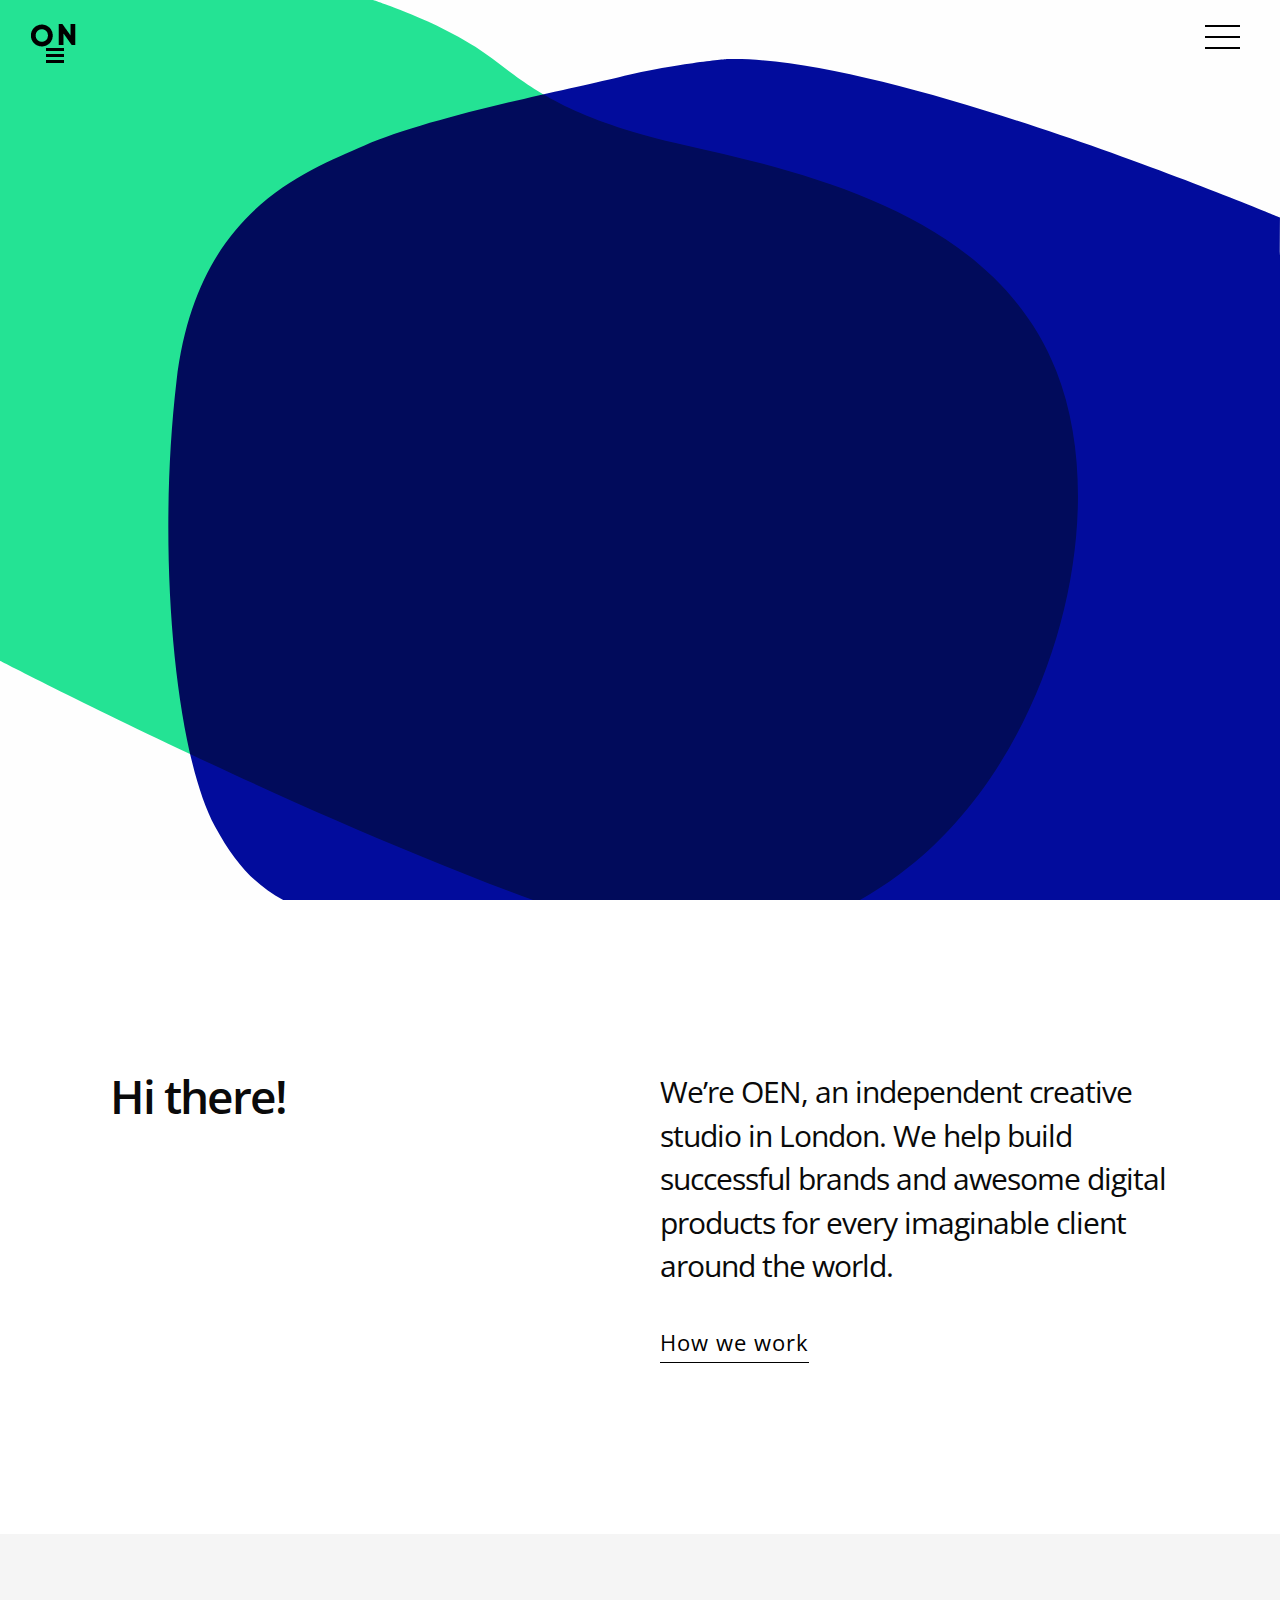
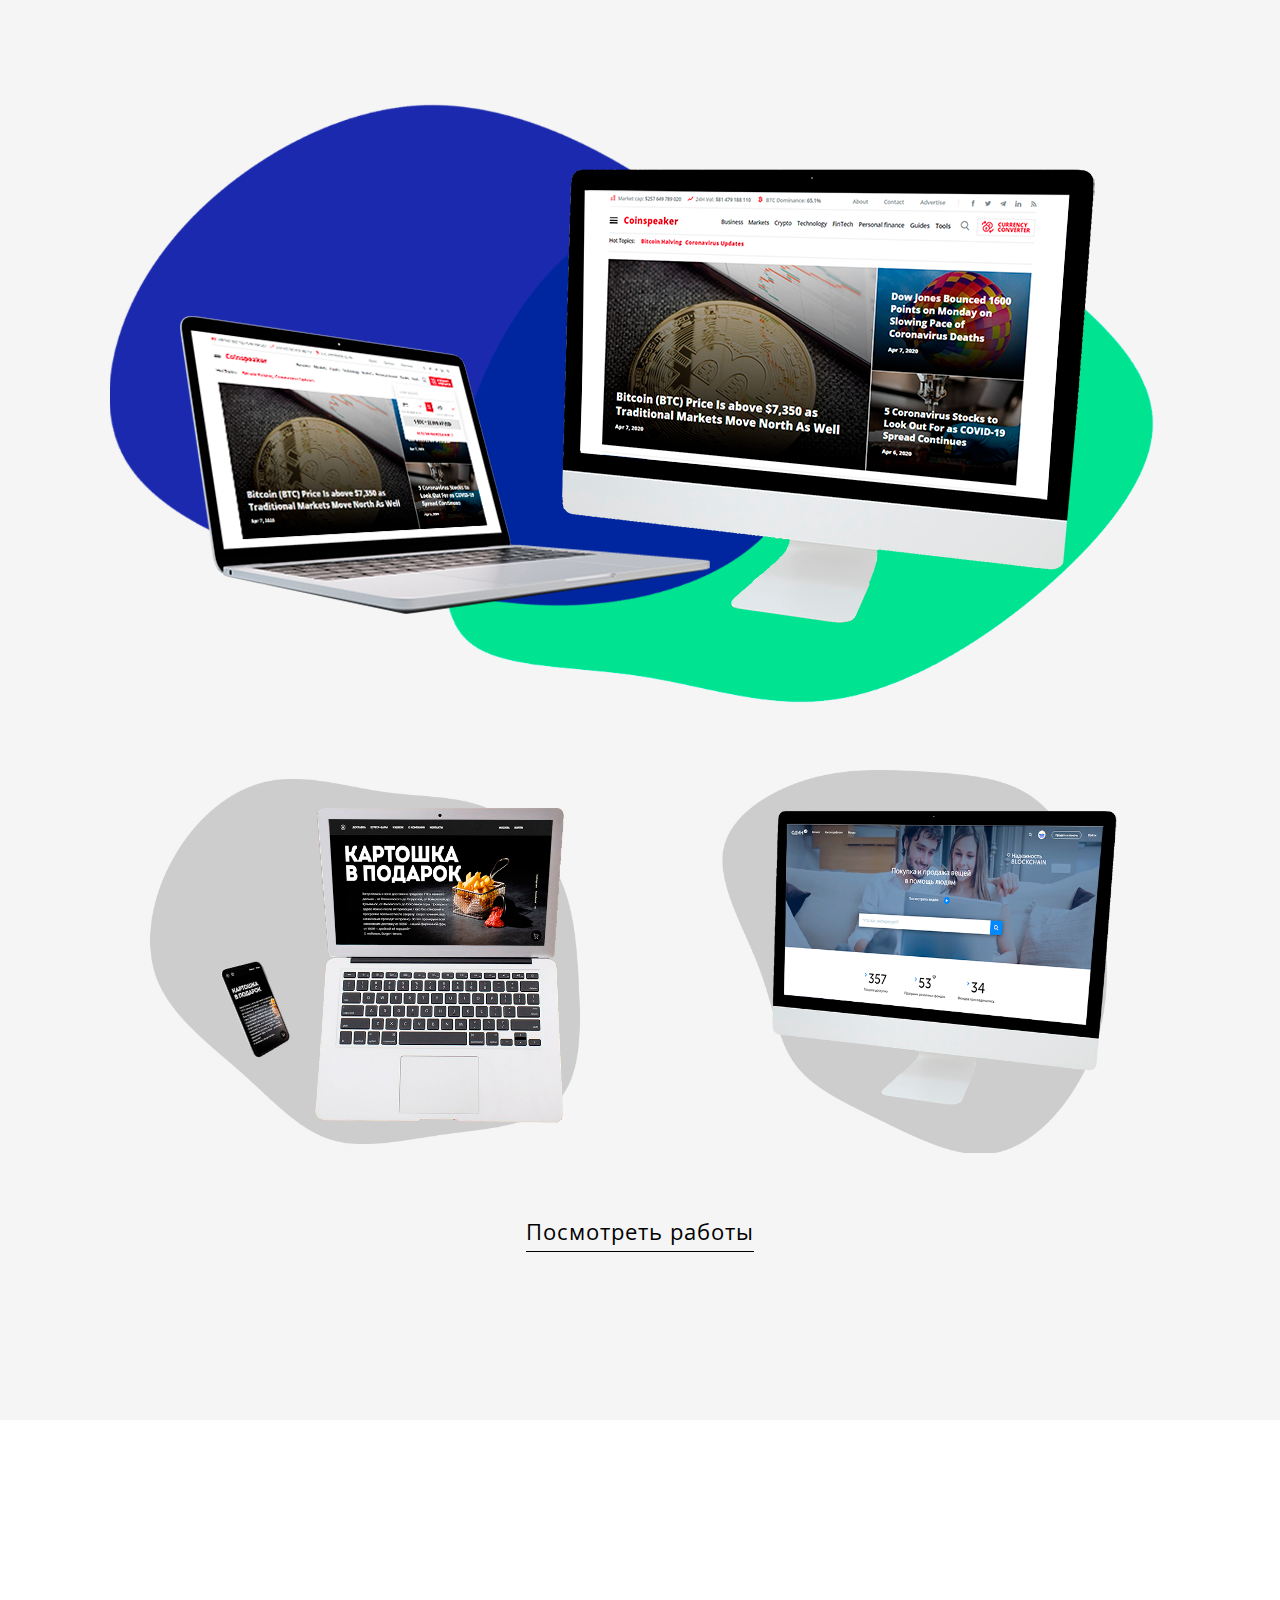
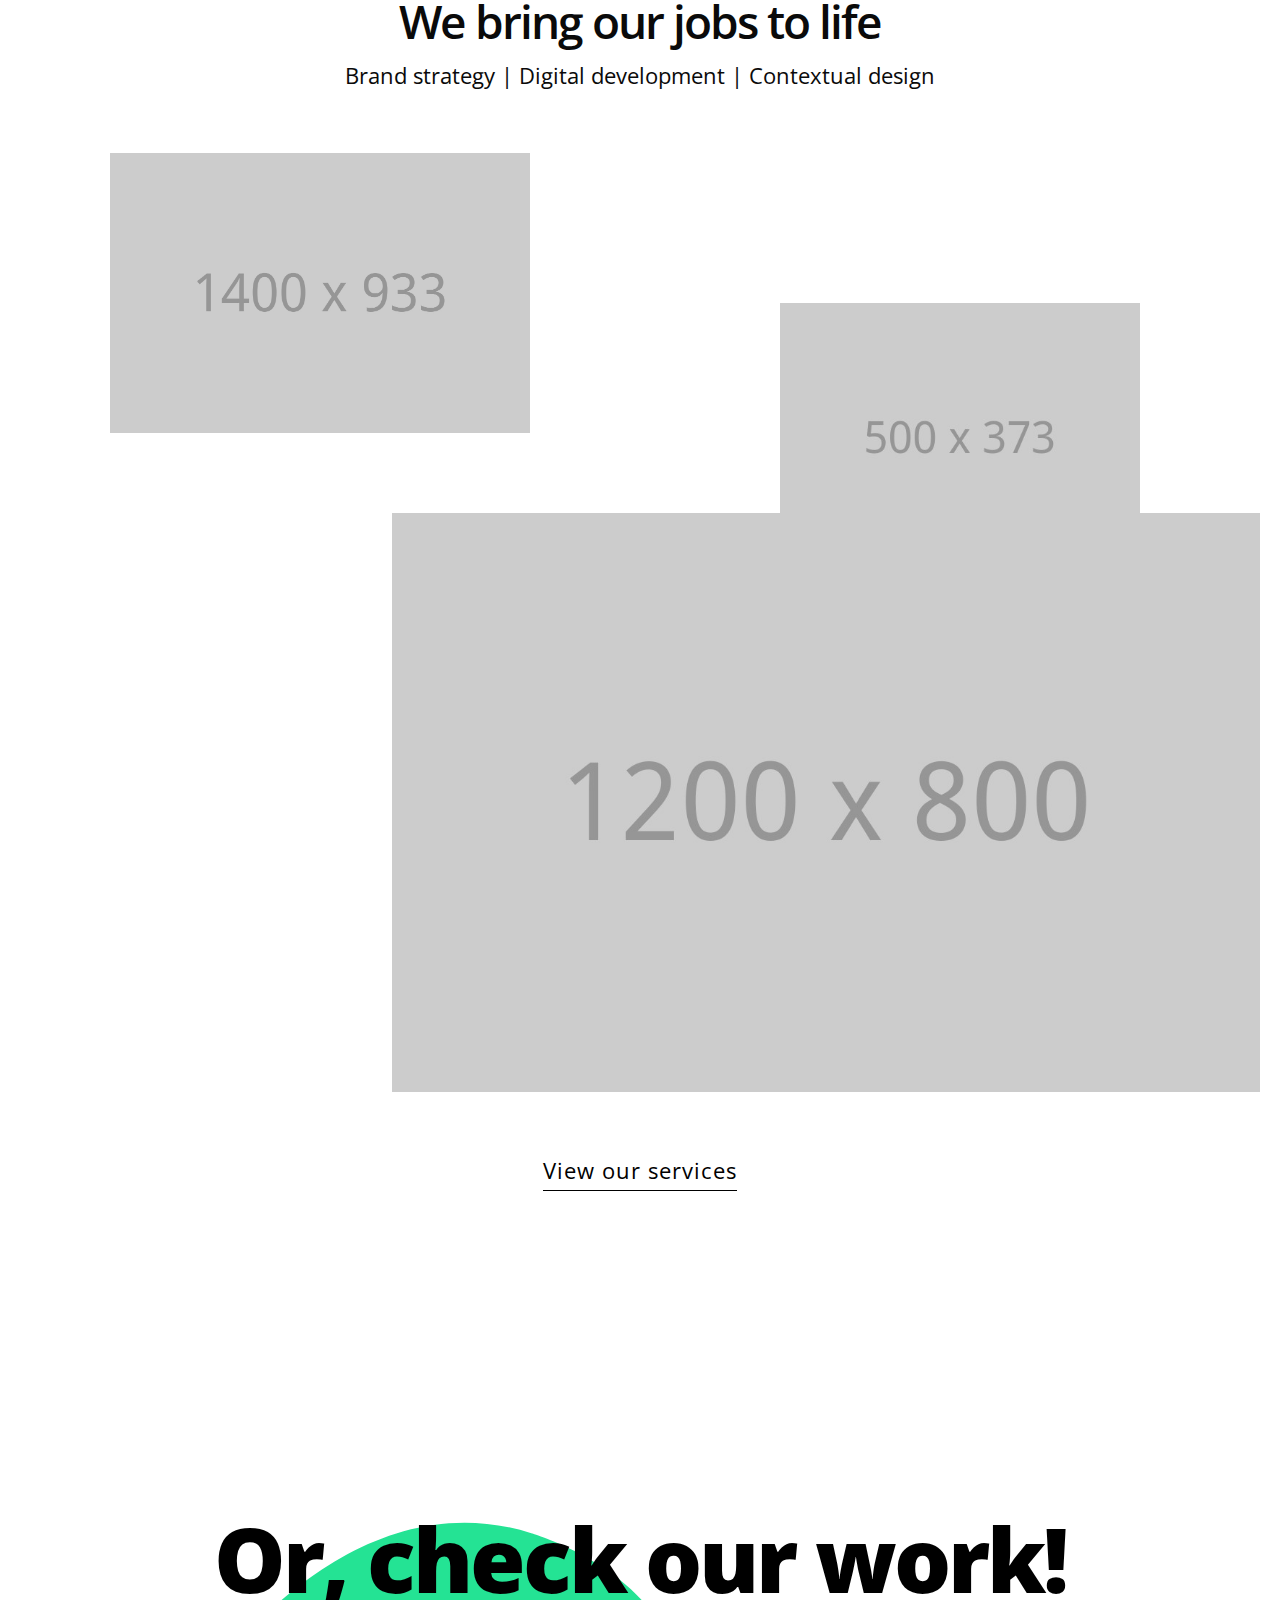
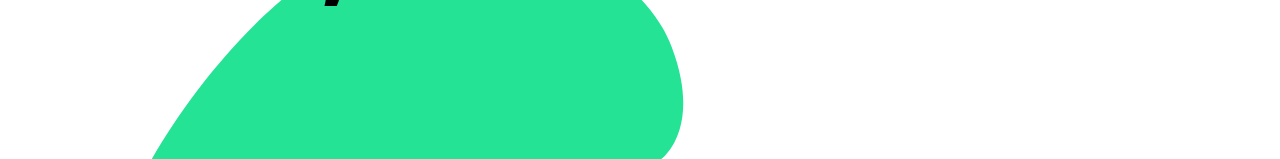
<file: index.html>
<!DOCTYPE html>
<html lang="en" class="no-js">
  <head>
    <meta charset="utf-8">
    <meta http-equiv="X-UA-Compatible" content="IE=edge">
    <meta name="viewport" content="width=device-width, initial-scale=1, minimum-scale=1, maximum-scale=1">
    <title>OEN</title>
    <link rel="stylesheet" href="static/css/foundation.css">
    <link rel="stylesheet" href="static/css/app.css">
    <link rel="stylesheet" href="static/css/responsive.css">
    <link href="https://fonts.googleapis.com/css?family=Open+Sans:300,300i,400,400i,600,600i,700,700i,800,800i" rel="stylesheet">
  </head>
  <body class="main-page">
    <div id="topbar">
      <h1>
        <a href="index.html" id="logo">
          <img src="images/logo.png" alt="">
        </a>
      </h1>
      <a href="javascript:void(0);" id="menu-toggler">
        <span class="top"></span>
        <span class="middle"></span>
        <span class="bottom"></span>
      </a>
    </div>

    <div id="menu-overlay">
      <div id="menu">
        <ul>
          <li><a href="index.html">Home</a></li>
          <li><a href="works.html">Portfolio</a></li>
          <li><a href="about.html">About</a></li>
          <li><a href="service.html">Service</a></li>
          <li><a href="contact.html">Contact</a></li>
          <li><a href="blog.html">Blog</a></li>
        </ul>
      </div>
    </div>
    <div id="content">
      <div id="header" class="header-svg">
        <h1 class="center-x center-y">
          On time<br >
          On budget<br >
          On your need
        </h1>
        <img class="parallax-element fist center-x" data-parallax-deep="1000" src="images/@stock/fist.png" alt="" />
        <img class="parallax-element circle-multiply" data-parallax-deep="100" src="images/circle-multiply.png" alt="" />
        <img class="parallax-element wave animo" data-parallax-deep="150" data-parallax-speed="1.2" data-animo-rotate="120deg" data-animo-bottom="-70%" data-animo-right="18%" src="images/wave.png" alt="" />
        <img class="parallax-element triangle animo" data-animo-right="25%" data-animo-bottom="-65%" data-animo-rotate="360deg" data-parallax-deep="200" src="images/triangle.png" alt="" />
        <img class="parallax-element circle-dissolve animo" data-parallax-speed="0.5" data-animo-bottom="-74%" data-parallax-deep="20" src="images/circle-dissolve.png" alt="" />

        <svg preserveAspectRatio="none meet" viewbox="0 0 160 100">
          <path d="M6.2,0c0,0,1,0.3,1.7,0.7s1.2,1,3.5,1.4s5.2,1.1,6.2,3.3c1,2.2-0.1,5.8-2.6,7.4s-4.6,1-7.9-0.3S0,9.8,0,9.8L0,0H6.2z"

          data-mouseover="M46.6,0c0,0,7.4,2.1,12.8,5.2s8.9,7.5,26.1,10.9s39.1,8.4,46.5,25.1s-0.8,43.6-19.6,55.9s-34.4,7.2-59.8-2S0,73.4,0,73.4L0,0H46.6z"
          fill="#24e394" />

          <path d="M160,90.8c0,0-9.3-3.5-13.2-3.4c0,0-1.1,0.1-2.6,0.4c-1.5,0.3-4.7,0.9-6.1,1.5c-1.4,0.6-4,1.4-4.5,5c-0.5,3.6,0,7.9,0.9,9.5c1,1.6,1.9,1.9,4.6,2.3c2.6,0.4,4.9,0.5,7.9,0.5c3,0,13.1,0,13.1,0L160,90.8z"
          data-mouseover="M160,24.2c0,0-48.5-18.1-69-17.6c0,0-5.9,0.4-13.6,2s-24.2,4.6-31.8,7.6s-21,7.2-23.5,26.2s-0.2,41.2,4.8,49.4s10.1,9.8,23.8,12s25.5,2.8,41.2,2.7s68.1,0,68.1,0L160,24.2z"
          fill="#020c9c" />
        </svg>
      </div>
      <div class="full white">
        <div class="intro-text">
          <div class="row">
            <div class="large-6 columns">
              <h2>Hi there!</h2>
            </div>
            <div class="large-6 columns">
              <p>
                We’re OEN, an independent creative studio in London. We help build successful brands and awesome digital products for every imaginable client around the world.
              </p>
              <p><a href="about.html" class="text-link">How we work</a></p>
            </div>
          </div>
        </div>
      </div>
      <div class="full wrapp_works-main">
        <div class="works main">
          <div class="row">
            <div class="large-12 columns">
              <div class="work-item big-image">
                <img src="images/portfolio/background/big-fone.png" alt="RAH">
                <h3><a href="https://www.coinspeaker.com/" target="_blank">COINSPEAKER.COM <br><sup>Новостной сайт</sup> </a></h3>
                <a href="https://www.coinspeaker.com/" target="_blank" class="fly-portfolio big">
                  <img src="images/portfolio/sites/coinspeaker-mac.png" alt="RAH" class="comp">
                  <img src="images/portfolio/sites/coinspeaker-note.png" alt="RAH" class="note">
                  </a>
              </div>
            </div>
          </div>
          <div class="row">
            <div class="large-6 columns">
              <div class="work-item small-image">
                <img src="images/portfolio/background/green.jpg" alt="RAH" class="mobile">
                <h3><a href="https://burgerheroes.ru/" target="_blank">burgerheroes.ru<br><sup>интернет-магазин</sup></a></h3>
                <a href="https://burgerheroes.ru/" target="_blank" class="fly-portfolio first">
                  <img src="images/portfolio/sites/burger-mobile.png" alt="RAH" class="mobile">
                  <img src="images/portfolio/sites/burger-note.png" alt="RAH" class="note">
                </a>
              </div><!--/.work-item-->
            </div>
            <div class="large-6 columns">
              <div class="work-item small-image">
                <img src="images/portfolio/background/green1.jpg" alt="RAH" class="mobile">
                <h3><a href="case-study.html">1p1.io <br><sup>Портал</sup></a></h3>
                <a href="case-study.html" class="fly-portfolio second">
                  <img src="images/portfolio/sites/1p1-note.png" alt="RAH" class="note">
                </a>
              </div><!--/.work-item-->
            </div>
          </div><!--/.row-->
        </div>
        <div class="view-all"><a class="text-link" href="works.html">Посмотреть работы</a></div>
      </div><!--/.full-->

      <div class="full no-sides white">
        <div class="row">
          <div class="large-8 large-centered columns">
            <div class="section-title">
              <h2>
                We bring our jobs to life
              </h2>
              <p>
               Brand strategy | Digital development | Contextual design

              </p>
            </div>
          </div>
        </div>

        <div class="large-6 columns">
          <div class="playground-left">
            <img src="images/@stock/office-3.jpg" alt="">
          </div>
        </div>
        <div class="large-6 columns">
          <div class="playground-small">
            <img src="images/@stock/office-4.jpg" alt="" class="parallax">
          </div>
        </div>
        <div class="clear"></div>
        <div class="large-12 columns">
          <div class="playground-right">
            <img src="images/@stock/office-6.jpg" alt="">
          </div>
        </div>
        <div class="view-services"><a class="text-link" href="service.html">View our services</a></div>
      </div>
      <div class="new-footer full white">
        <h1>
          <a href="works.html">
            Or, check our work!
          </a>
        </h1>
        <svg preserveAspectRatio="none meet" viewbox="0 0 400 100">
          <path d="M47.5,100c0,0,50.1-73.9,118.8-56.4c0,0,33.9,7.9,43.6,28.4c9.7,20.5-3.2,28-3.2,28H47.5z"
            data-mouseout="M47.5,100c0,0,50.1-73.9,118.8-56.4c0,0,33.9,7.9,43.6,28.4c9.7,20.5-3.2,28-3.2,28H47.5z"
            data-mouseover="M-163,100c0,0,195.3-290.1,462.9-221.5c0,0,132,31.1,170,111.4S457.2,100,457.2,100H-163z"
            fill="#24e394" />
        </svg>
      </div>

    </div>


    <script type="text/javascript" src="js/snap.svg.js"></script>
    <script type="text/javascript" src="bower_components/jquery/dist/jquery.min.js"></script>
    <script type="text/javascript" src="bower_components/what-input/dist/what-input.min.js"></script>

    <script type="text/javascript" src="bower_components/foundation-sites/dist/js/foundation.min.js"></script>
    <script type="text/javascript" src="js/app.js"></script>
  </body>
</html>                      
</file>
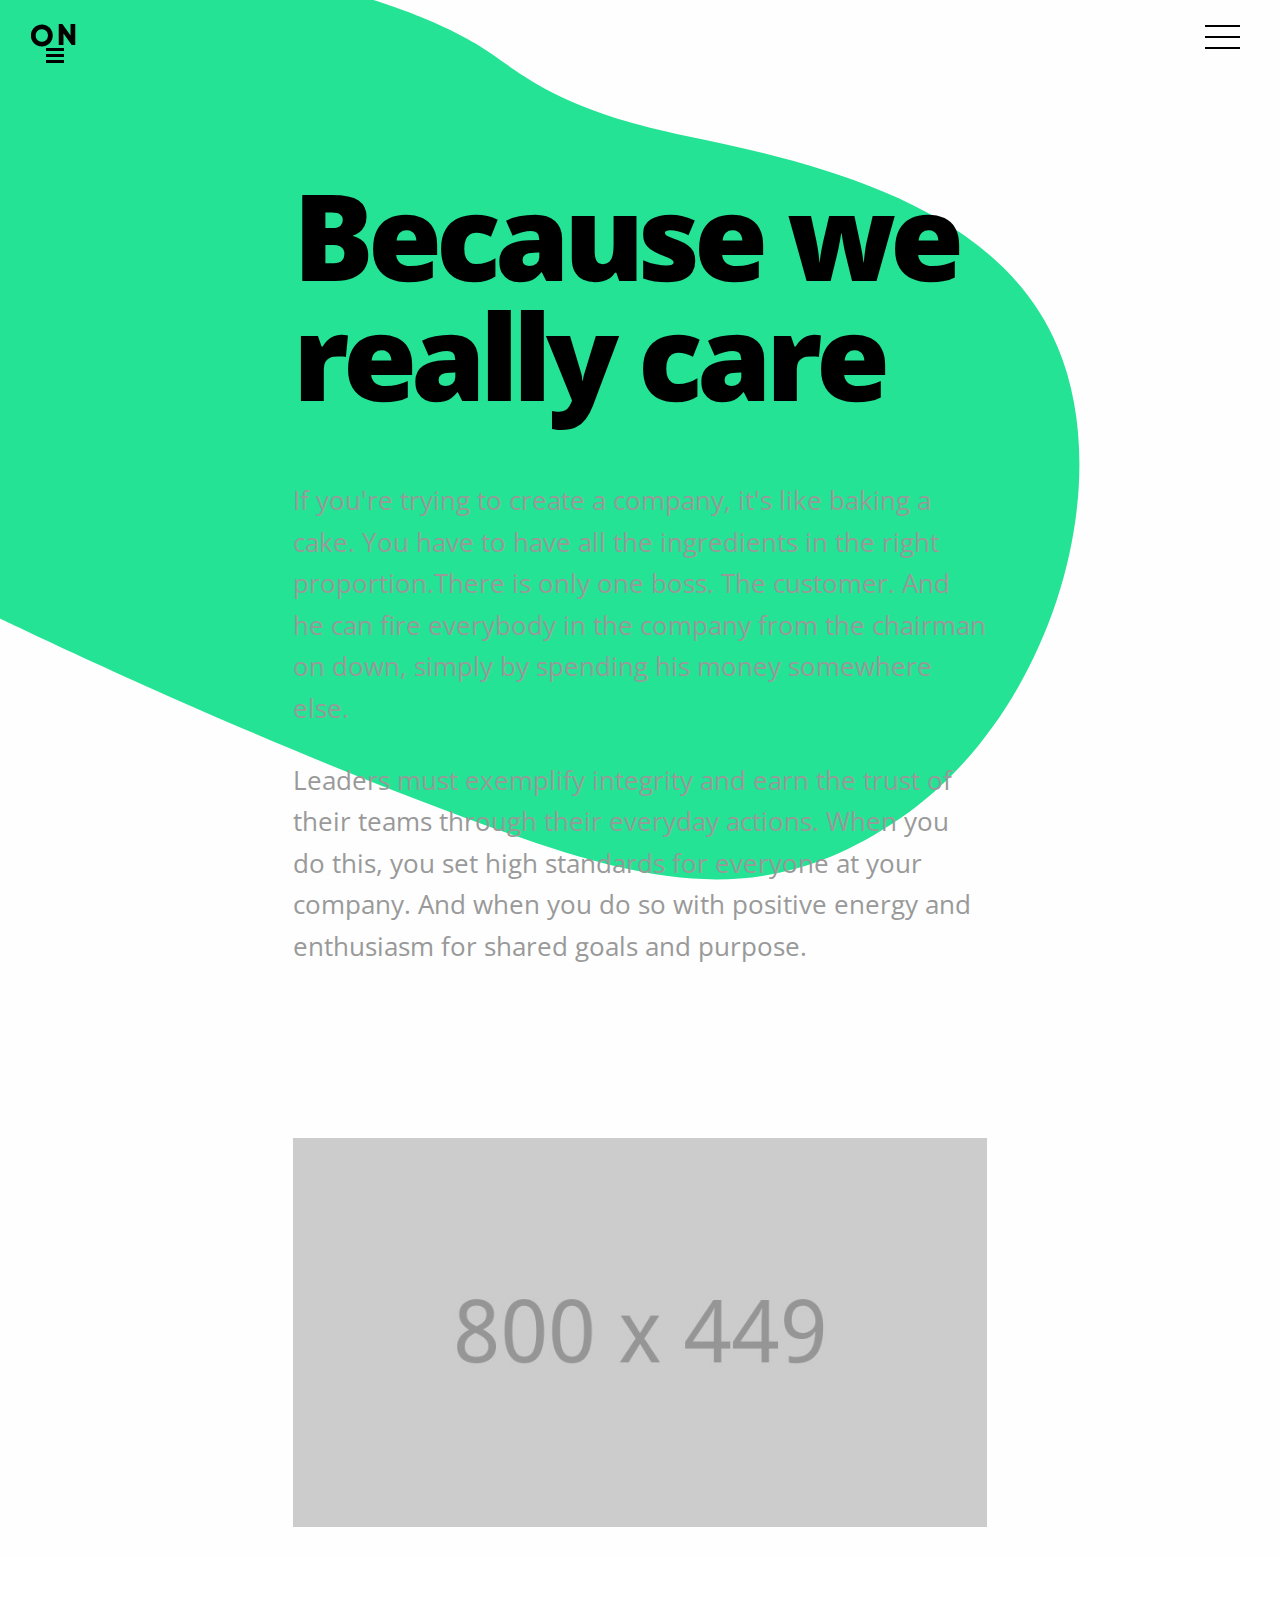
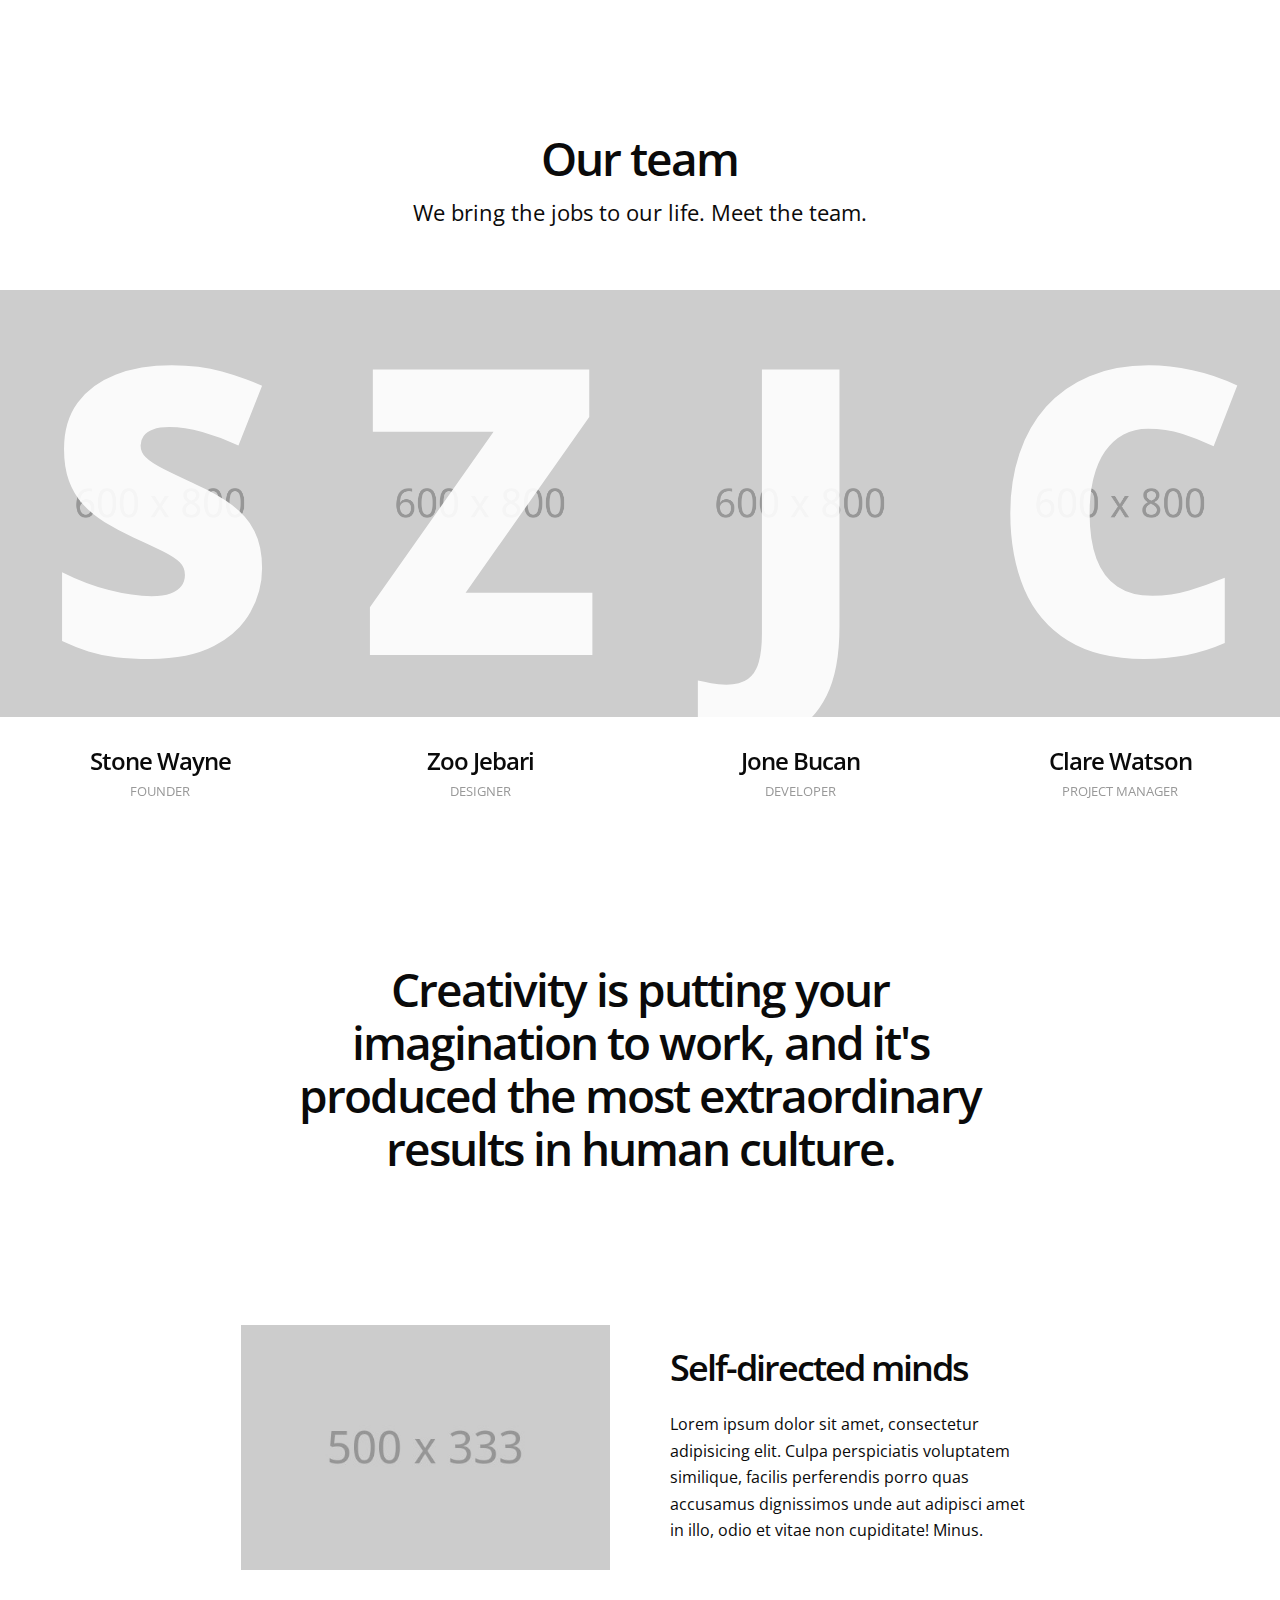
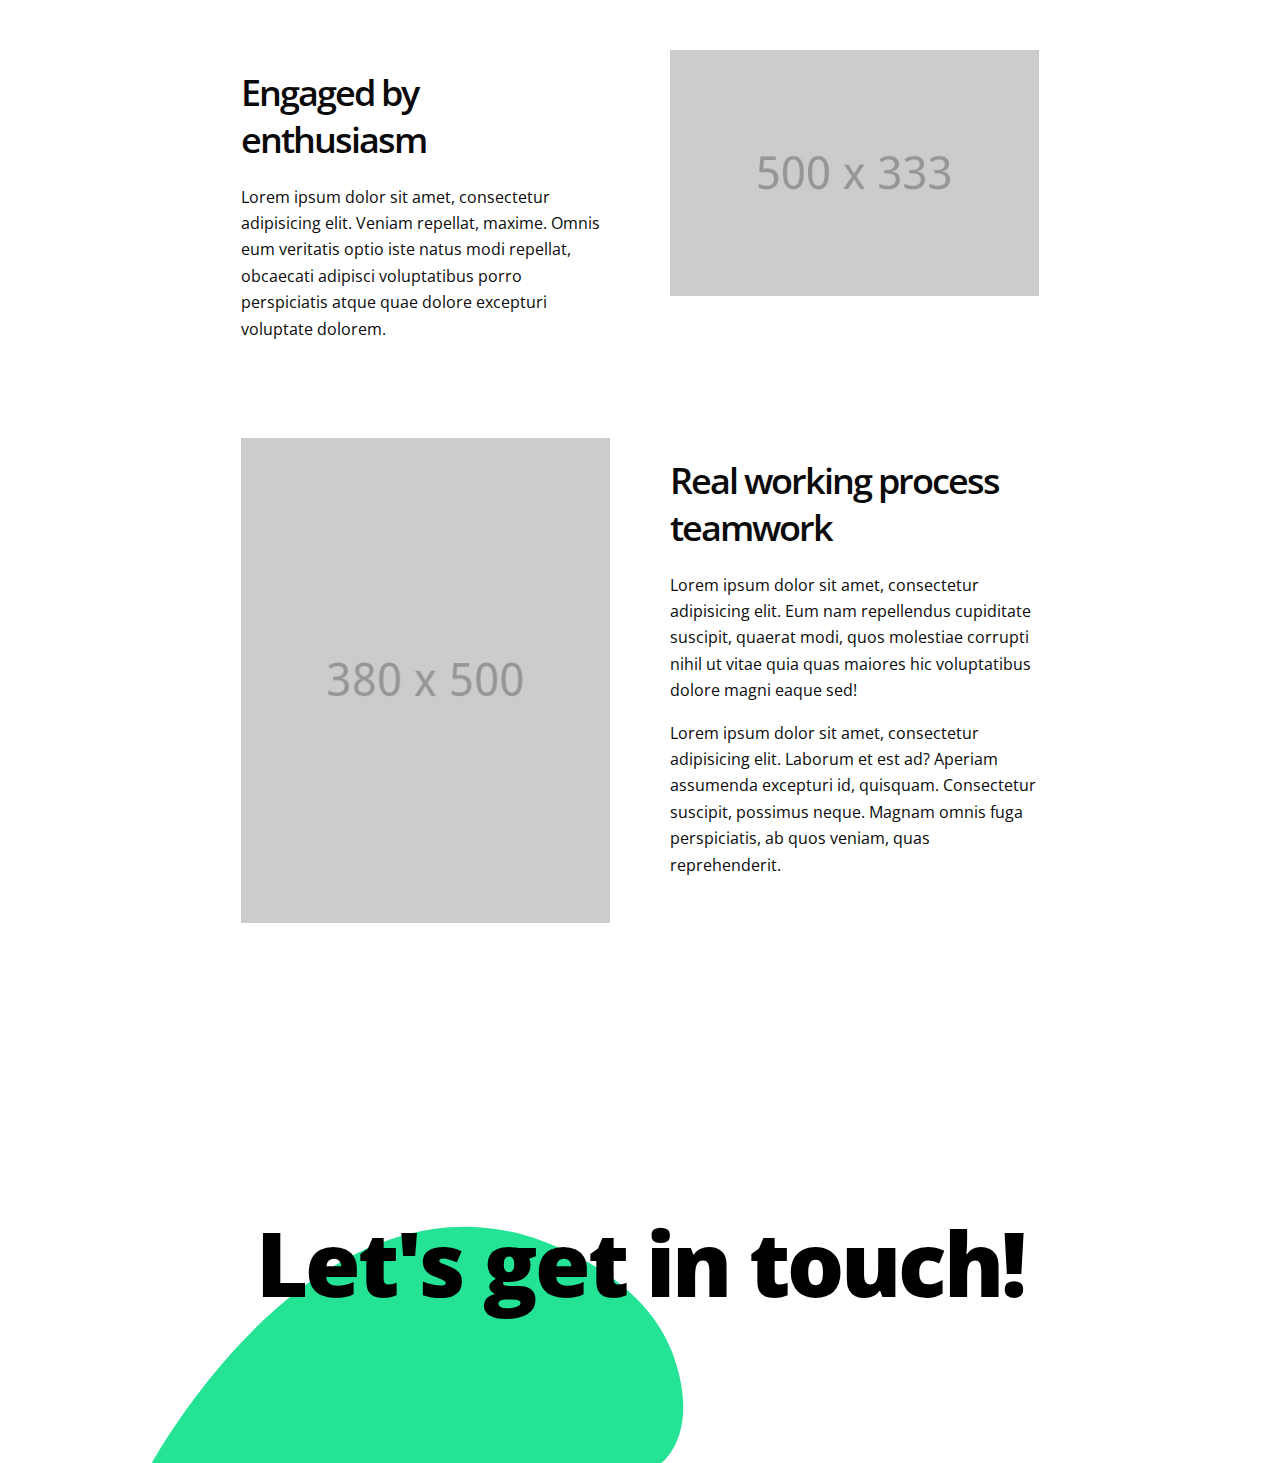
<file: about.html>
<!DOCTYPE html>
<html lang="en" class="no-js">
  <head>
    <meta charset="utf-8">
    <meta http-equiv="X-UA-Compatible" content="IE=edge">
    <meta name="viewport" content="width=device-width, initial-scale=1, minimum-scale=1, maximum-scale=1">
    <title>OEN</title>
    <link rel="stylesheet" href="static/css/foundation.css">
    <link rel="stylesheet" href="static/css/slick.css">
    <link rel="stylesheet" href="static/css/slick-theme.css">
    <link rel="stylesheet" href="static/css/app.css">
    <link rel="stylesheet" href="static/css/responsive.css">
    <link href="https://fonts.googleapis.com/css?family=Open+Sans:300,300i,400,400i,600,600i,700,700i,800,800i" rel="stylesheet">
  </head>
  <body>
    <div id="topbar">
      <h1>
        <a href="index.html" id="logo">
          <img src="images/logo.png" alt="" >
        </a>
      </h1>
      <a href="javascript:void(0);" id="menu-toggler">
        <span class="top"></span>
        <span class="middle"></span>
        <span class="bottom"></span>
      </a>
    </div>

    <div id="menu-overlay">
      <div id="menu">
        <ul>
          <li><a href="index.html">Home</a></li>
          <li><a href="works.html">Portfolio</a></li>
          <li><a href="about.html">About</a></li>
          <li><a href="service.html">Service</a></li>
          <li><a href="contact.html">Contact</a></li>
          <li><a href="blog.html">Blog</a></li>
        </ul>
      </div>
    </div>
    <div id="content">
      <div class="page-header header-svg">
        <div class="full no-bg no-bottom">
          <div class="row">
            <div class="large-8 large-centered columns">
              <h1>
                Because we really care
              </h1>
            </div>
          </div>
          <div class="row">
            <div class="large-8 large-centered columns">
              <p>
               If you're trying to create a company, it's like baking a cake. You have to have all the ingredients in the right proportion.There is only one boss. The customer. And he can fire everybody in the company from the chairman on down, simply by spending his money somewhere else.
              </p>
              <p>
                Leaders must exemplify integrity and earn the trust of their teams through their everyday actions. When you do this, you set high standards for everyone at your company. And when you do so with positive energy and enthusiasm for shared goals and purpose.
              </p>
              <p>
                <img src="images/@stock/about-2.jpg" alt="">
              </p>
            </div>
          </div>
        </div>


        <svg class="medium-size" preserveAspectRatio="none meet" viewbox="0 0 160 107">

          <path d="M6.2-0.5c0,0,1,0.3,1.7,0.7s1.2,1,3.5,1.4s5.2,1.1,6.2,3.3c1,2.2-0.1,5.8-2.6,7.4s-4.6,1-7.9-0.3S0,9.3,0,9.3
    l0-9.8H6.2z"
                data-mouseover="M46.6,0c0,0,7.4,2.1,12.8,5.2s8.9,7.5,26.1,10.9s39.1,8.4,46.5,25.1s-0.8,43.6-19.6,55.9s-34.4,7.2-59.8-2S0,73.4,0,73.4
  L0,0H46.6z"
                fill="#24e394" />

        </svg>
      </div>
      <div class="full white no-sides">
        <div class="row">
          <div class="large-8 large-centered columns">
            <div class="section-title">
              <h2>
                Our team
              </h2>
              <p>
                We bring the jobs to our life. Meet the team.
              </p>
            </div>
          </div>
        </div>
        <div class="members">
          <div class="large-12 columns">
            <div class='mod modBoxedTextSlider'>
              <div class='boxes'>
                <div class='slidebox' style=''>
                  <img src="images/@stock/member-1.png" alt="">
                  <p class="big-letter">
                    S
                  </p>
                  <div class="member-dec">
                    <h3>Stone Wayne</h3>
                    <p>Founder</p>

                  </div>
                </div>
                <div class='slidebox' style=''>
                  <img src="images/@stock/member-2.png" alt="">
                  <p class="big-letter">
                    Z
                  </p>
                  <div class="member-dec">
                    <h3>Zoo Jebari</h3>
                    <p>Designer</p>

                  </div>
                </div>
                <div class='slidebox' style=''>
                  <img src="images/@stock/member-3.png" alt="">
                  <p class="big-letter">
                    J
                  </p>
                  <div class="member-dec">
                    <h3>Jone Bucan</h3>
                    <p>Developer</p>

                  </div>
                </div>
                <div class='slidebox' style=''>
                  <img src="images/@stock/member-4.png" alt="">
                  <p class="big-letter">
                    C
                  </p>
                  <div class="member-dec">
                    <h3>Clare Watson</h3>
                    <p>Project Manager</p>

                  </div>
                </div>
                <div class='slidebox' style=''>
                  <img src="images/@stock/member-5.png" alt="">
                  <p class="big-letter">
                    T
                  </p>
                  <div class="member-dec">
                    <h3>Tom Hason</h3>
                    <p>Creative Derector</p>

                  </div>
                </div>
              </div>
            </div>
          </div>
        </div>
      </div>
      <div class="full no-top white">
        <div class="row">
          <div class="large-8 large-centered columns">
            <div class="section-title no-bottom">
              <h2>
                Creativity is putting your imagination to work, and it's produced the most extraordinary results in human culture.
              </h2>
            </div>
          </div>
        </div>
      </div>
      <div class="full no-top white">

        <div class="image-text">
          <div class="row">
            <div class="large-10 large-centered columns">
              <div class="large-6 columns">
                <img src="images/@stock/culture-3.jpg" alt="">
              </div>
              <div class="large-6 columns">
                <h3>Self-directed minds</h3>
                <p>
                  Lorem ipsum dolor sit amet, consectetur adipisicing elit. Culpa perspiciatis voluptatem similique, facilis perferendis porro quas accusamus dignissimos unde aut adipisci amet in illo, odio et vitae non cupiditate! Minus.
                </p>
              </div>
            </div>

          </div>
        </div>
        <div class="image-text">
          <div class="row">
            <div class="large-10 large-centered columns">
              <div class="large-6 columns">
                <h3>Engaged by enthusiasm</h3>
                <p>
                  Lorem ipsum dolor sit amet, consectetur adipisicing elit. Veniam repellat, maxime. Omnis eum veritatis optio iste natus modi repellat, obcaecati adipisci voluptatibus porro perspiciatis atque quae dolore excepturi voluptate dolorem.
                </p>

              </div>
              <div class="large-6 columns">
                <img class="alignRight"  src="images/@stock/culture-2.jpg" alt="">
              </div>
            </div>

          </div>
        </div>
        <div class="image-text">
          <div class="row">
            <div class="large-10 large-centered columns">
              <div class="large-6 columns">
                <img src="images/@stock/culture-1.jpg" alt="">
              </div>
              <div class="large-6 columns">
                <h3>Real working process teamwork</h3>
                <p>
                  Lorem ipsum dolor sit amet, consectetur adipisicing elit. Eum nam repellendus cupiditate suscipit, quaerat modi, quos molestiae corrupti nihil ut vitae quia quas maiores hic voluptatibus dolore magni eaque sed!
                </p>
                <p>
                  Lorem ipsum dolor sit amet, consectetur adipisicing elit. Laborum et est ad? Aperiam assumenda excepturi id, quisquam. Consectetur suscipit, possimus neque. Magnam omnis fuga perspiciatis, ab quos veniam, quas reprehenderit.
                </p>

              </div>
            </div>

          </div>
        </div>
      </div>
      <div class="new-footer full white">
        <h1>
          <a href="contact.html">
            Let's get in touch!
          </a>
        </h1>
        <svg preserveAspectRatio="none meet" viewbox="0 0 400 100">
          <path d="M47.5,100c0,0,50.1-73.9,118.8-56.4c0,0,33.9,7.9,43.6,28.4c9.7,20.5-3.2,28-3.2,28H47.5z"
                data-mouseout="M47.5,100c0,0,50.1-73.9,118.8-56.4c0,0,33.9,7.9,43.6,28.4c9.7,20.5-3.2,28-3.2,28H47.5z"
                data-mouseover="M-163,100c0,0,195.3-290.1,462.9-221.5c0,0,132,31.1,170,111.4S457.2,100,457.2,100H-163z"
                fill="#24e394" />
        </svg>
      </div>
    </div>


    <script type="text/javascript" src="js/snap.svg.js"></script>
    <script type="text/javascript" src="bower_components/jquery/dist/jquery.min.js"></script>
    <script type="text/javascript" src="bower_components/what-input/dist/what-input.min.js"></script>
    <script type="text/javascript" src="bower_components/foundation-sites/dist/js/foundation.min.js"></script>
    <script src="js/slick.min.js" type="text/javascript"></script>
    <script type="text/javascript" src="js/app.js"></script>

  </body>
</html>                                                                                                                                                                                                                                                                                                                                                                                                                                                                                                                                                                                                                                                                                                                                                                                                                                                                                                                                                                                                                                                                                                                                                                                                                                                                                                                                                                                                                                                                                                              
</file>
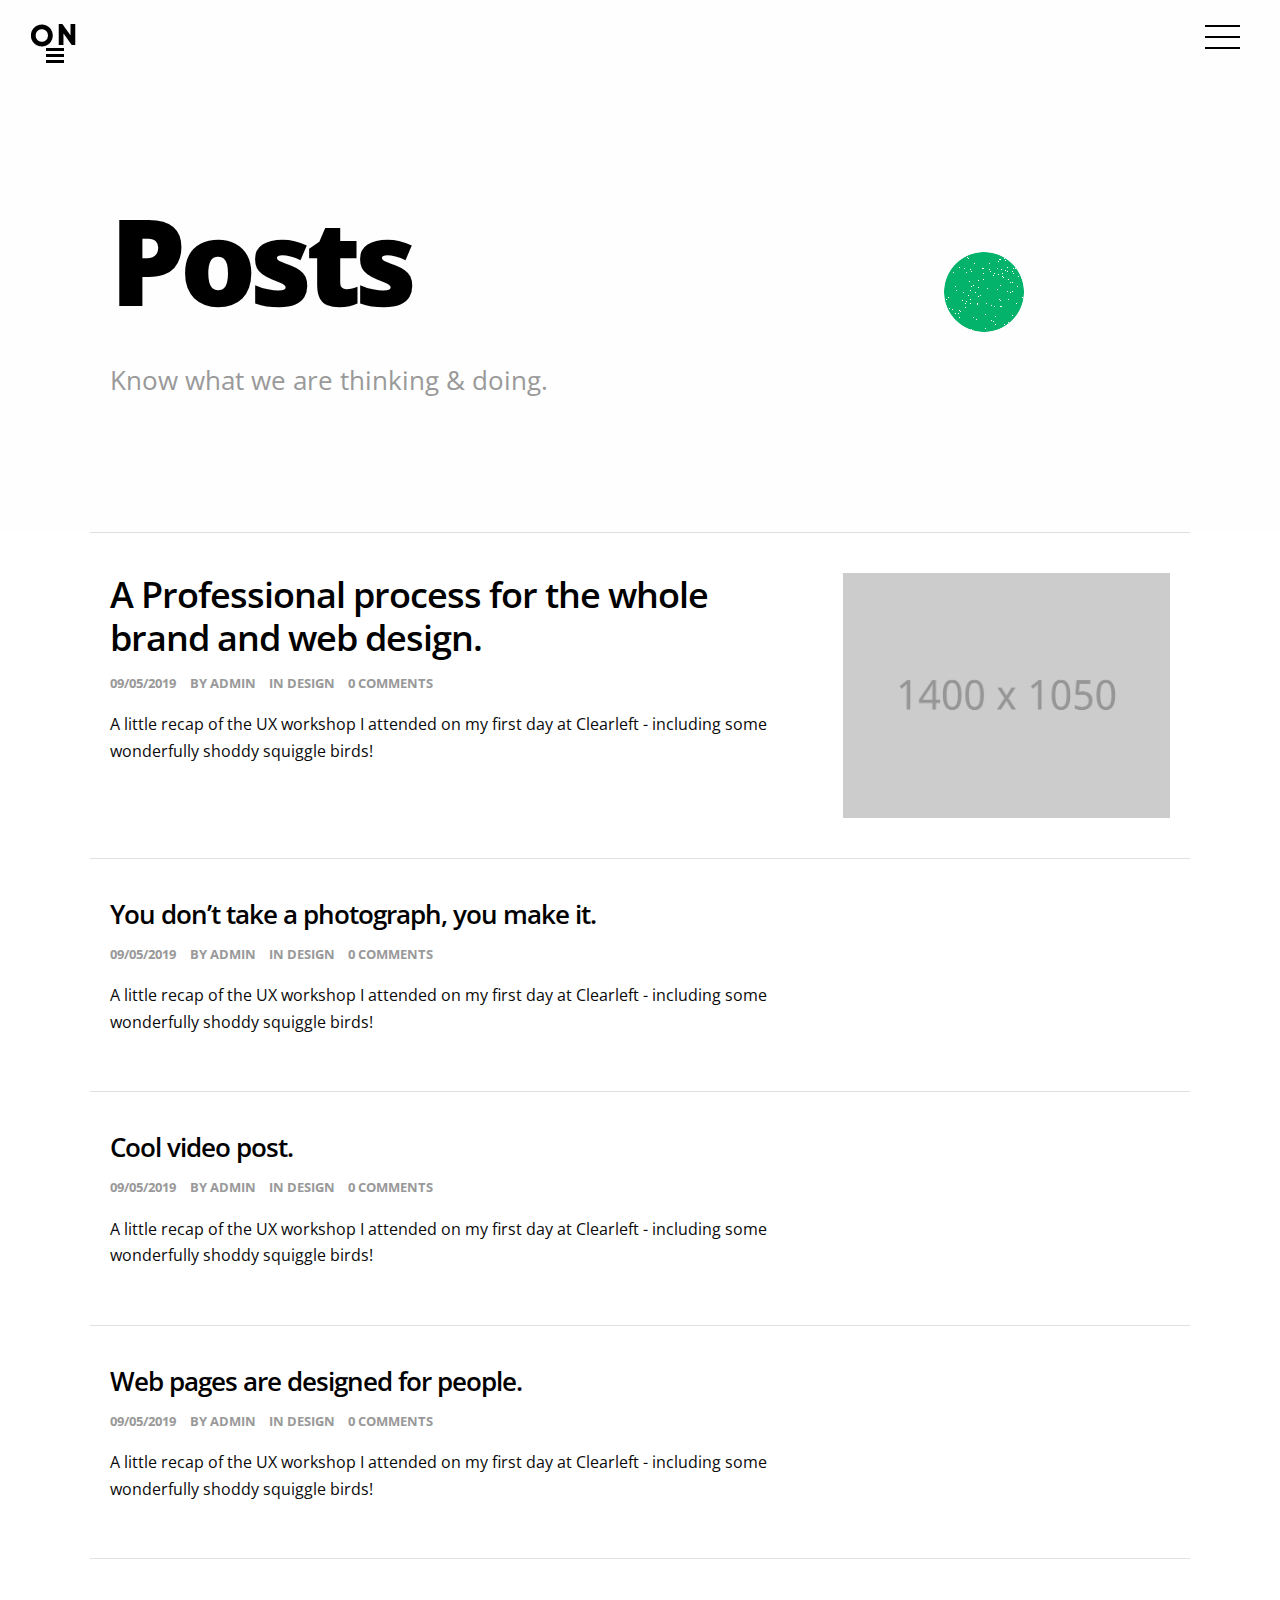
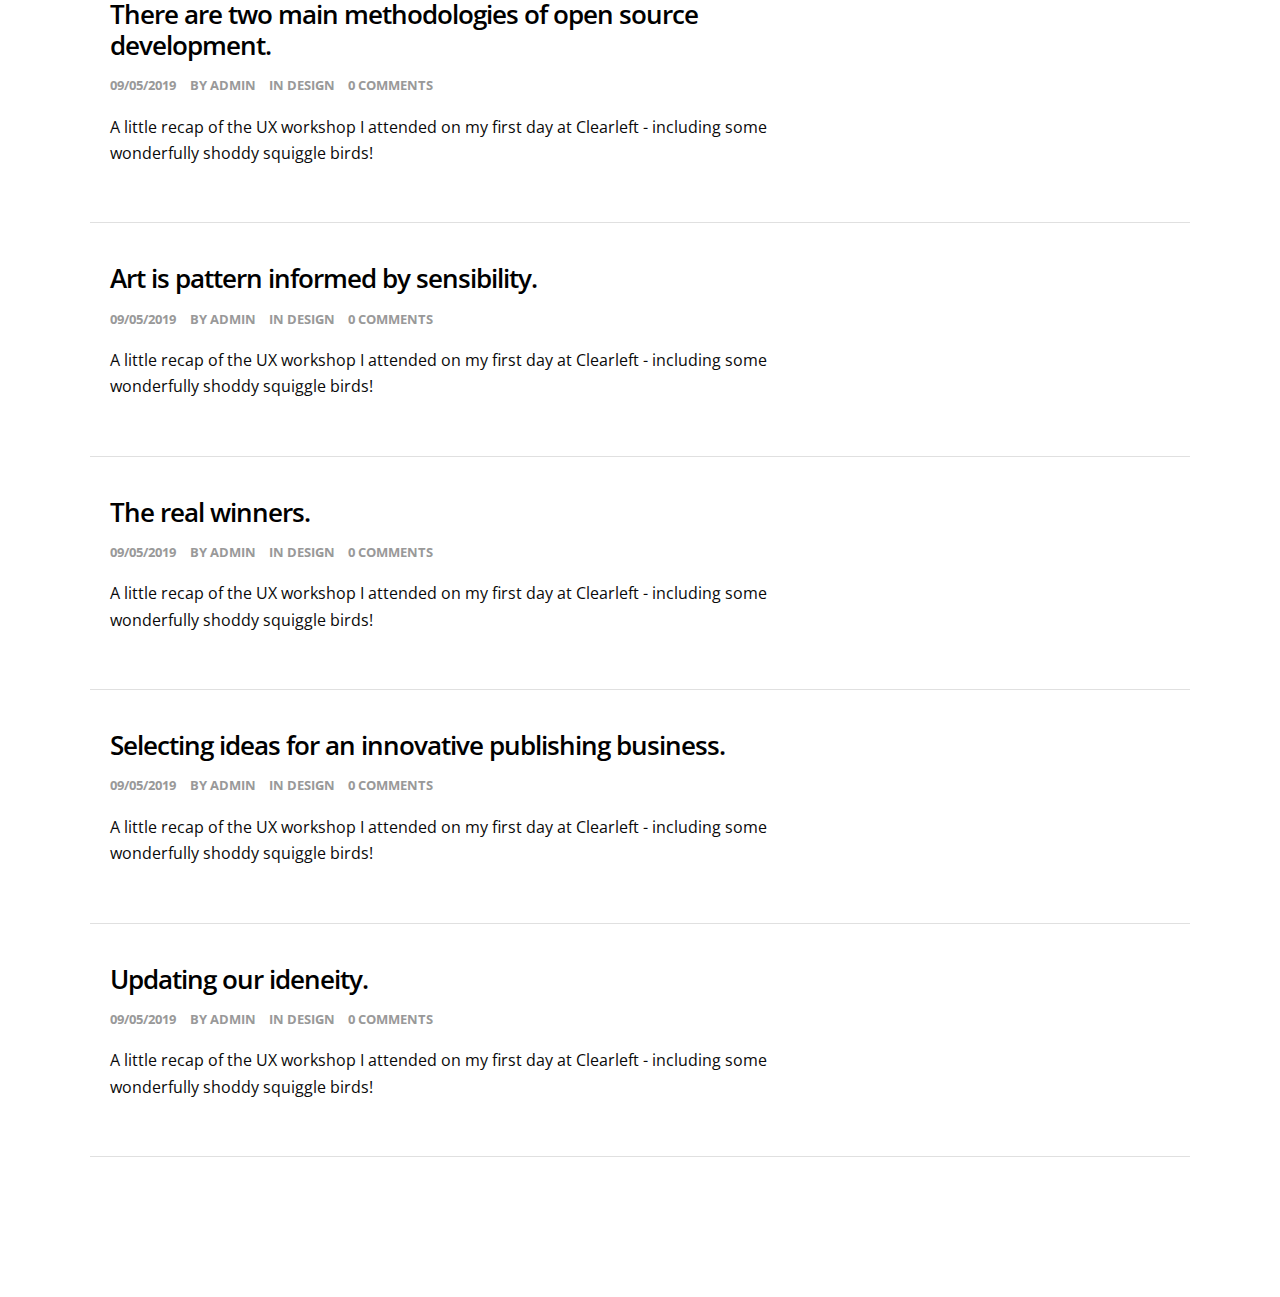
<file: blog.html>
<!DOCTYPE html>
<html lang="en" class="no-js">
  <head>
    <meta charset="utf-8">
    <meta http-equiv="X-UA-Compatible" content="IE=edge">
    <meta name="viewport" content="width=device-width, initial-scale=1, minimum-scale=1, maximum-scale=1">
    <title>OEN</title>
    <link rel="stylesheet" href="static/css/foundation.css">
    <link rel="stylesheet" href="static/css/slick.css">
    <link rel="stylesheet" href="static/css/slick-theme.css">
    <link href="static/css/fontello.css" media="screen" rel="stylesheet" type="text/css" />
    <link href="static/css/font-awesome.css" media="screen" rel="stylesheet" type="text/css" />
    <link rel="stylesheet" href="static/css/linea-styles.css" />
    <link rel="stylesheet" href="static/css/linea-arrows-styles.css" />
    <link rel="stylesheet" href="static/css/app.css">
    <link rel="stylesheet" href="static/css/responsive.css">
    <link href="https://fonts.googleapis.com/css?family=Open+Sans:300,300i,400,400i,600,600i,700,700i,800,800i" rel="stylesheet">
  </head>
  <body>
    <div id="topbar">
      <h1>
        <a href="index.html" id="logo">
          <img src="images/logo.png" alt="" >
        </a>
      </h1>
      <a href="javascript:void(0);" id="menu-toggler">
        <span class="top"></span>
        <span class="middle"></span>
        <span class="bottom"></span>
      </a>
    </div>

    <div id="menu-overlay">
      <div id="menu">
        <ul>
          <li><a href="index.html">Home</a></li>
          <li><a href="works.html">Portfolio</a></li>
          <li><a href="about.html">About</a></li>
          <li><a href="service.html">Service</a></li>
          <li><a href="contact.html">Contact</a></li>
          <li><a href="blog.html">Blog</a></li>
        </ul>
      </div>
    </div>
    <div id="content">
      <div class="page-header short-header">
        <div class="row">
          <div class="large-8 columns">
            <h1>
              Posts
            </h1>
          </div>
        </div>
        <div class="row">
          <div class="large-7 columns">
            <p>
              Know what we are thinking & doing.
            </P>
          </div>
        </div>
        <img class="circle-dissolve" src="images/circle-dissolve.png" alt="" />
      </div>
      <div class="full white no-top">
        <div class="posts">
          <div class="post featured">
            <div class="row">
              <div class="large-8 columns">
                <div class="post-desc">
                  <h3><a href="single.html">A Professional process for the whole brand and web design.</a></h3>
                  <p class="info-others">
                    <span>09/05/2019</span>
                    <span>
                      by
                      <a href="#">admin</a>
                    </span>
                    <span>
                      In <a href="#" rel="category tag">Design</a>
                    </span>
                    <span>
                      <a href="#">0 Comments</a>
                    </span>
                  </p>
                  <p>
                    A little recap of the UX workshop I attended on my first day at Clearleft - including some wonderfully shoddy squiggle birds!
                  </p>
                </div>
              </div>
              <div class="large-4 columns">
                <div class="featured-post-image">
                  <img src="images/@stock/blog-2.jpg" alt="">
                </div>
              </div>
            </div>

          </div>

          <div class="post">
            <div class="row">
              <div class="large-8 columns">
                <div class="post-desc">
                  <h3><a href="single.html">You don’t take a photograph, you make it.</a></h3>
                  <p class="info-others">
                    <span>09/05/2019</span>
                    <span>
                      By
                      <a href="#">admin</a>
                    </span>
                    <span>
                      In <a href="#" rel="category tag">Design</a>
                    </span>
                    <span>
                      <a href="#">0 Comments</a>
                    </span>
                  </p>
                  <p>
                    A little recap of the UX workshop I attended on my first day at Clearleft - including some wonderfully shoddy squiggle birds!
                  </p>

                </div>
              </div>
              <div class="large-4 columns">
                <div class="post-image">
                  <img src="images/@stock/blog-1.jpg" alt="">
                </div>

              </div>
            </div>
          </div>
          <div class="post">
            <div class="row">
              <div class="large-8 columns">
                <div class="post-desc">
                  <h3><a href="single.html">Cool video post.</a></h3>
                  <p class="info-others">
                    <span>09/05/2019</span>
                    <span>
                      By
                      <a href="#">admin</a>
                    </span>
                    <span>
                      In <a href="#" rel="category tag">Design</a>
                    </span>
                    <span>
                      <a href="#">0 Comments</a>
                    </span>
                  </p>
                  <p>
                    A little recap of the UX workshop I attended on my first day at Clearleft - including some wonderfully shoddy squiggle birds!
                  </p>

                </div>
              </div>
              <div class="large-4 columns">
                <div class="post-image">
                  <img src="images/@stock/blog-3.jpg" alt="">
                </div>

              </div>
            </div>
          </div>
          <div class="post">
            <div class="row">
              <div class="large-8 columns">
                <div class="post-desc">
                  <h3><a href="single.html">Web pages are designed for people. </a></h3>
                  <p class="info-others">
                    <span>09/05/2019</span>
                    <span>
                      By
                      <a href="#">admin</a>
                    </span>
                    <span>
                      In <a href="#" rel="category tag">Design</a>
                    </span>
                    <span>
                      <a href="#">0 Comments</a>
                    </span>
                  </p>
                  <p>
                    A little recap of the UX workshop I attended on my first day at Clearleft - including some wonderfully shoddy squiggle birds!
                  </p>

                </div>
              </div>
              <div class="large-4 columns">
                <div class="post-image">
                  <img src="images/@stock/design-5.jpg" alt="">
                </div>

              </div>
            </div>
          </div>
          <div class="post">
            <div class="row">
              <div class="large-8 columns">
                <div class="post-desc">
                  <h3><a href="single.html">There are two main methodologies of open source development.  </a></h3>
                  <p class="info-others">
                    <span>09/05/2019</span>
                    <span>
                      By
                      <a href="#">admin</a>
                    </span>
                    <span>
                      In <a href="#" rel="category tag">Design</a>
                    </span>
                    <span>
                      <a href="#">0 Comments</a>
                    </span>
                  </p>
                  <p>
                    A little recap of the UX workshop I attended on my first day at Clearleft - including some wonderfully shoddy squiggle birds!
                  </p>

                </div>
              </div>
              <div class="large-4 columns">
                <div class="post-image">
                  <img src="images/@stock/culture-1.jpg" alt="">
                </div>

              </div>
            </div>
          </div>
          <div class="post">
            <div class="row">
              <div class="large-8 columns">
                <div class="post-desc">
                  <h3><a href="single.html">Art is pattern informed by sensibility.</a></h3>
                  <p class="info-others">
                    <span>09/05/2019</span>
                    <span>
                      By
                      <a href="#">admin</a>
                    </span>
                    <span>
                      In <a href="#" rel="category tag">Design</a>
                    </span>
                    <span>
                      <a href="#">0 Comments</a>
                    </span>
                  </p>
                  <p>
                    A little recap of the UX workshop I attended on my first day at Clearleft - including some wonderfully shoddy squiggle birds!
                  </p>

                </div>
              </div>
              <div class="large-4 columns">
                <div class="post-image">
                  <img src="images/@stock/office-4.jpg" alt="">
                </div>

              </div>
            </div>
          </div>
          <div class="post">
            <div class="row">
              <div class="large-8 columns">
                <div class="post-desc">
                  <h3><a href="single.html">The real winners.</a></h3>
                  <p class="info-others">
                    <span>09/05/2019</span>
                    <span>
                      By
                      <a href="#">admin</a>
                    </span>
                    <span>
                      In <a href="#" rel="category tag">Design</a>
                    </span>
                    <span>
                      <a href="#">0 Comments</a>
                    </span>
                  </p>
                  <p>
                    A little recap of the UX workshop I attended on my first day at Clearleft - including some wonderfully shoddy squiggle birds!
                  </p>

                </div>
              </div>
              <div class="large-4 columns">
                <div class="post-image">
                  <img src="images/@stock/work-2.jpg" alt="">
                </div>

              </div>
            </div>
          </div>
          <div class="post">
            <div class="row">
              <div class="large-8 columns">
                <div class="post-desc">
                  <h3><a href="single.html">Selecting ideas for an innovative publishing business.</a></h3>
                  <p class="info-others">
                    <span>09/05/2019</span>
                    <span>
                      By
                      <a href="#">admin</a>
                    </span>
                    <span>
                      In <a href="#" rel="category tag">Design</a>
                    </span>
                    <span>
                      <a href="#">0 Comments</a>
                    </span>
                  </p>
                  <p>
                    A little recap of the UX workshop I attended on my first day at Clearleft - including some wonderfully shoddy squiggle birds!
                  </p>

                </div>
              </div>
              <div class="large-4 columns">
                <div class="post-image">
                  <img src="images/@stock/office-5.jpg" alt="">
                </div>

              </div>
            </div>
          </div>
          <div class="post">
            <div class="row">
              <div class="large-8 columns">
                <div class="post-desc">
                  <h3><a href="single.html">Updating our ideneity.</a></h3>
                  <p class="info-others">
                    <span>09/05/2019</span>
                    <span>
                      By
                      <a href="#">admin</a>
                    </span>
                    <span>
                      In <a href="#" rel="category tag">Design</a>
                    </span>
                    <span>
                      <a href="#">0 Comments</a>
                    </span>
                  </p>
                  <p>
                    A little recap of the UX workshop I attended on my first day at Clearleft - including some wonderfully shoddy squiggle birds!
                  </p>

                </div>
              </div>
              <div class="large-4 columns">
                <div class="post-image">
                  <img src="images/@stock/work-3.jpg" alt="">
                </div>

              </div>
            </div>
          </div>

        </div>
      </div>
    </div>



    <script type="text/javascript" src="js/snap.svg.js"></script>
    <script type="text/javascript" src="bower_components/jquery/dist/jquery.min.js"></script>
    <script type="text/javascript" src="bower_components/what-input/dist/what-input.min.js"></script>
    <script type="text/javascript" src="bower_components/foundation-sites/dist/js/foundation.min.js"></script>
    <script src="js/slick.min.js" type="text/javascript"></script>
    <script type="text/javascript" src="js/app.js"></script>

  </body>
</html>
</file>
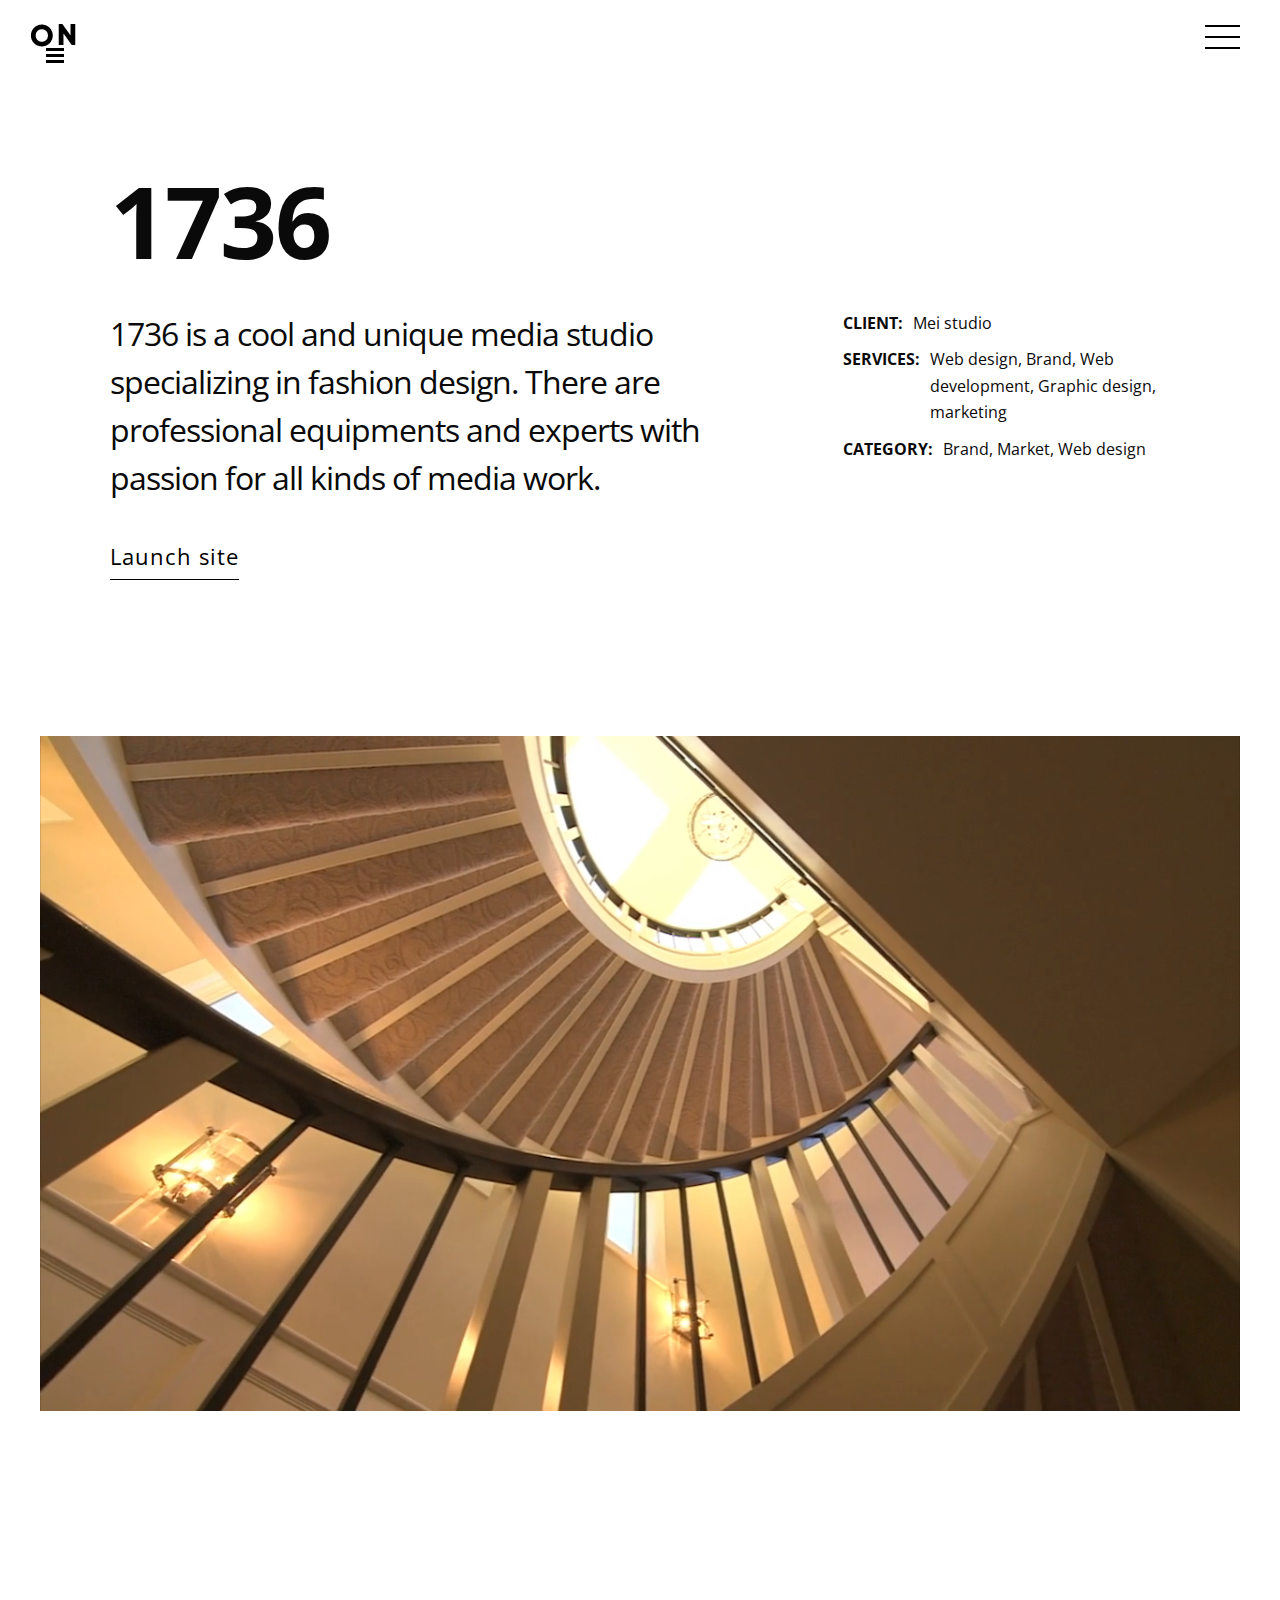
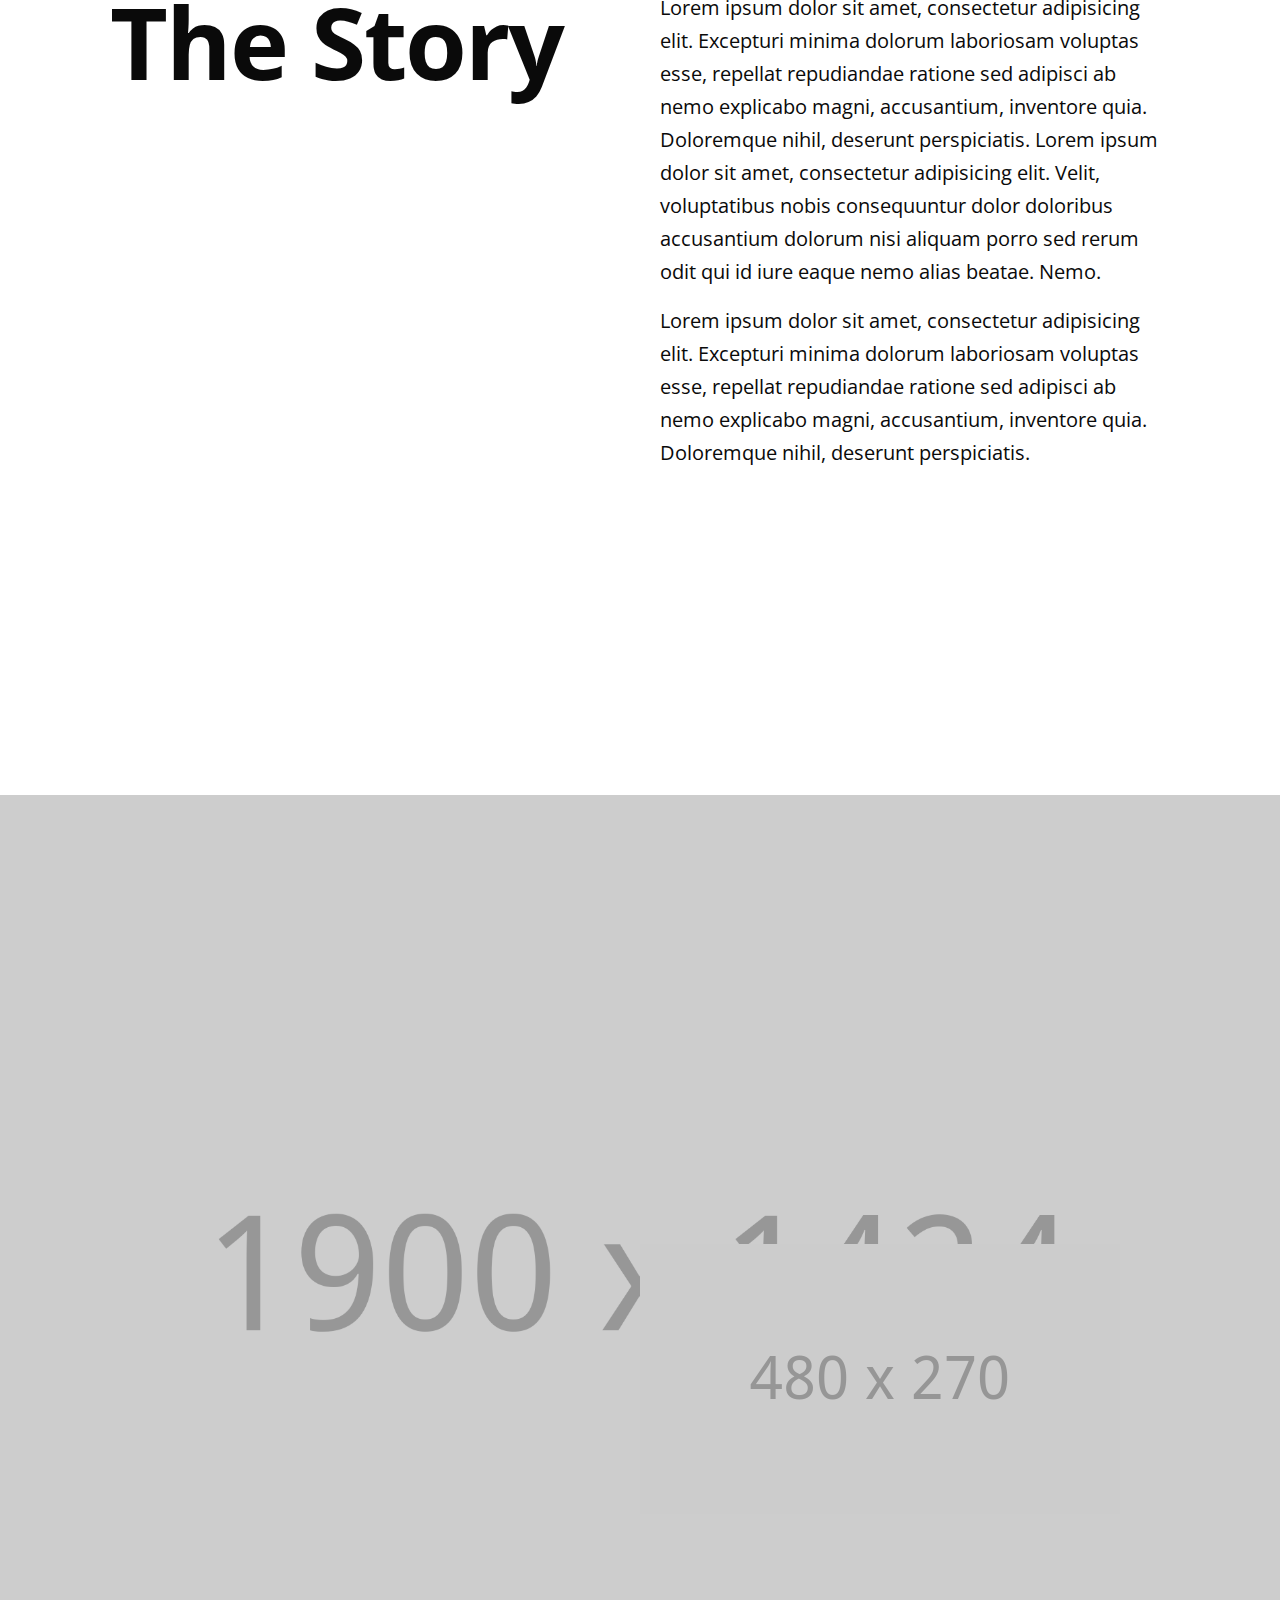
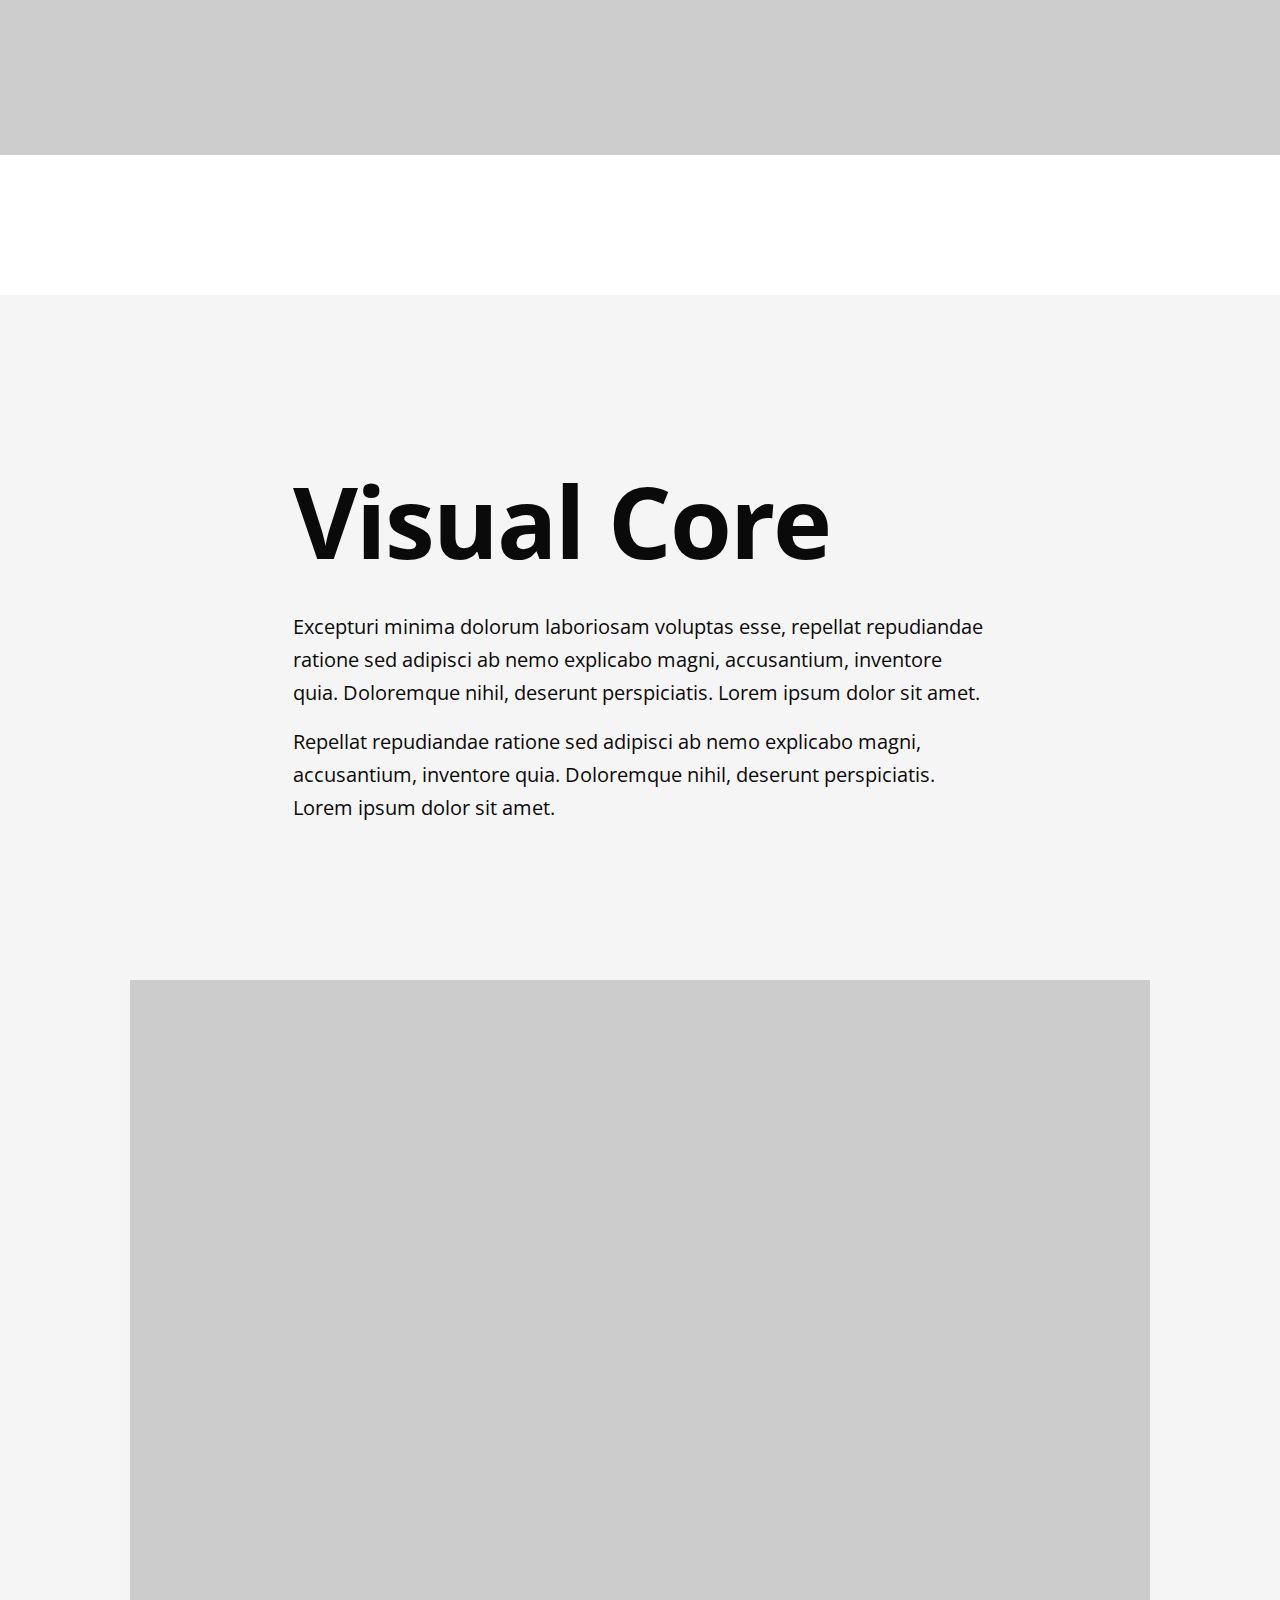
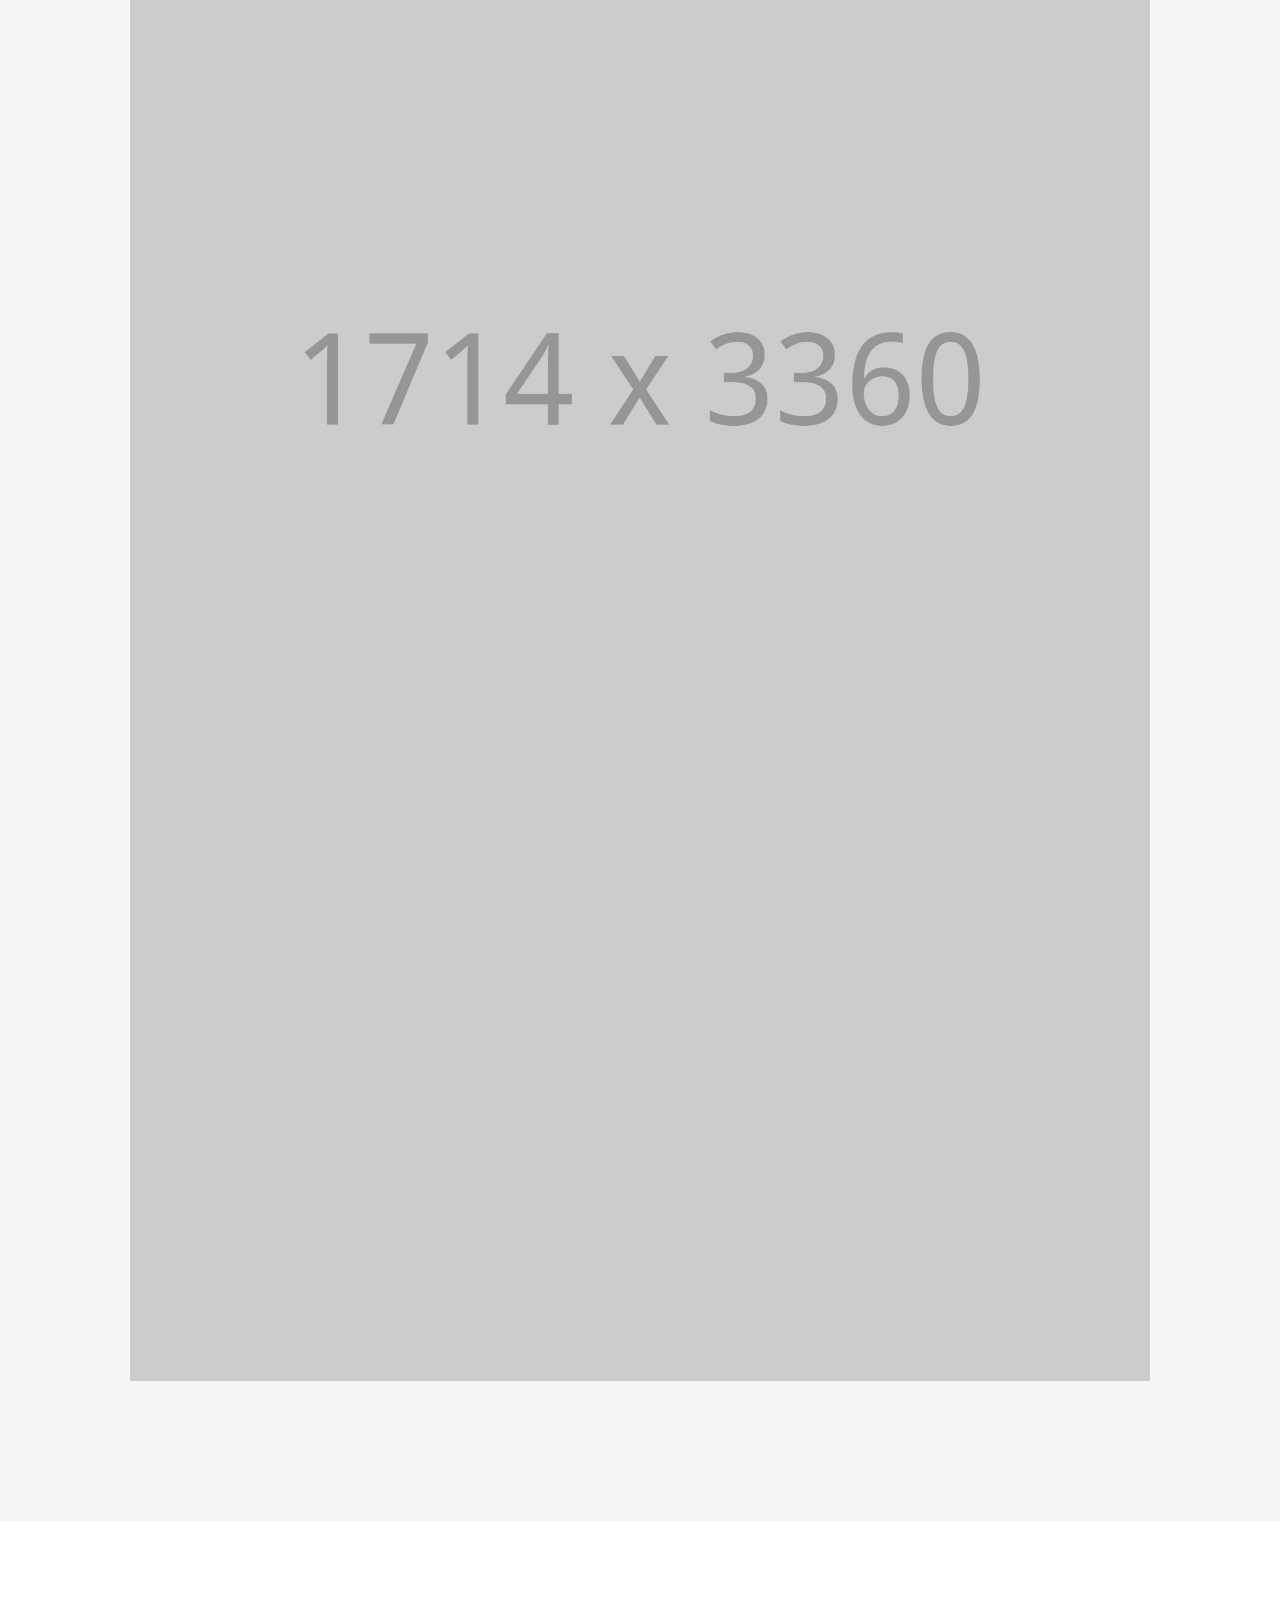
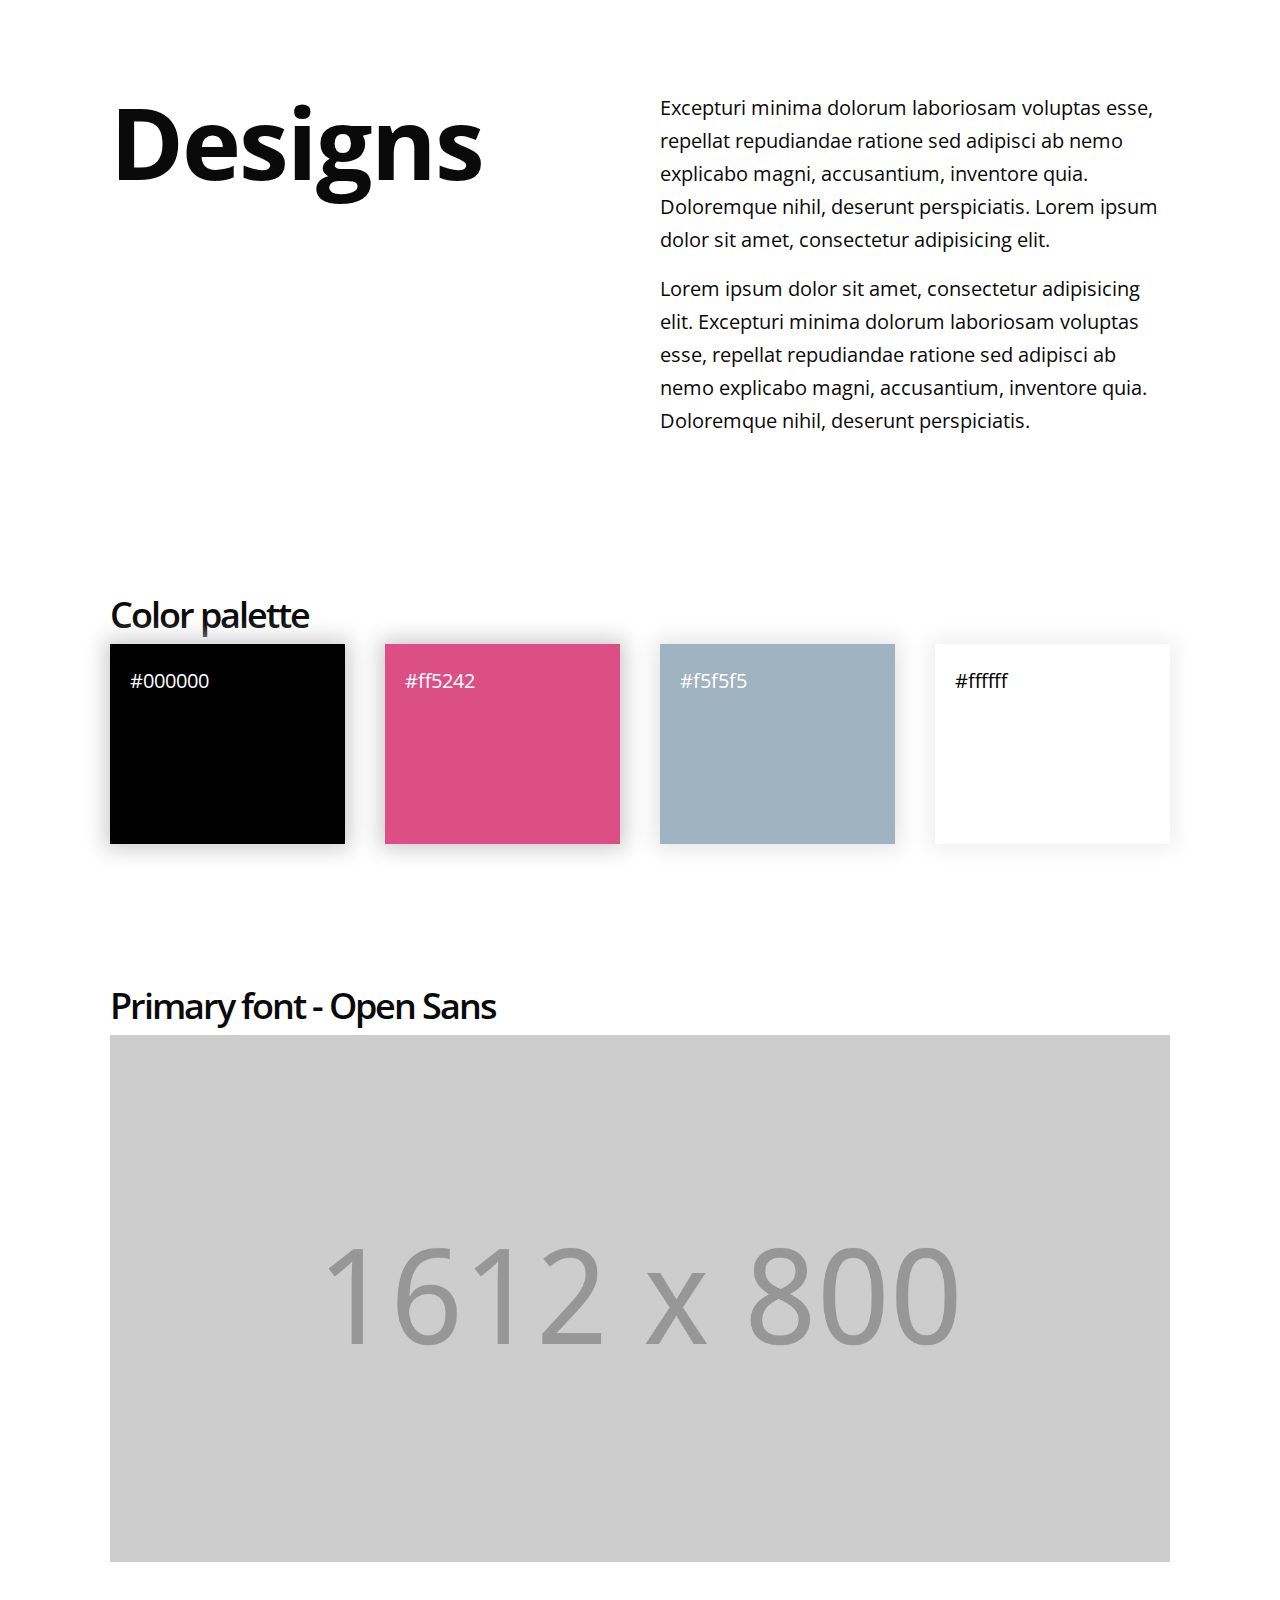
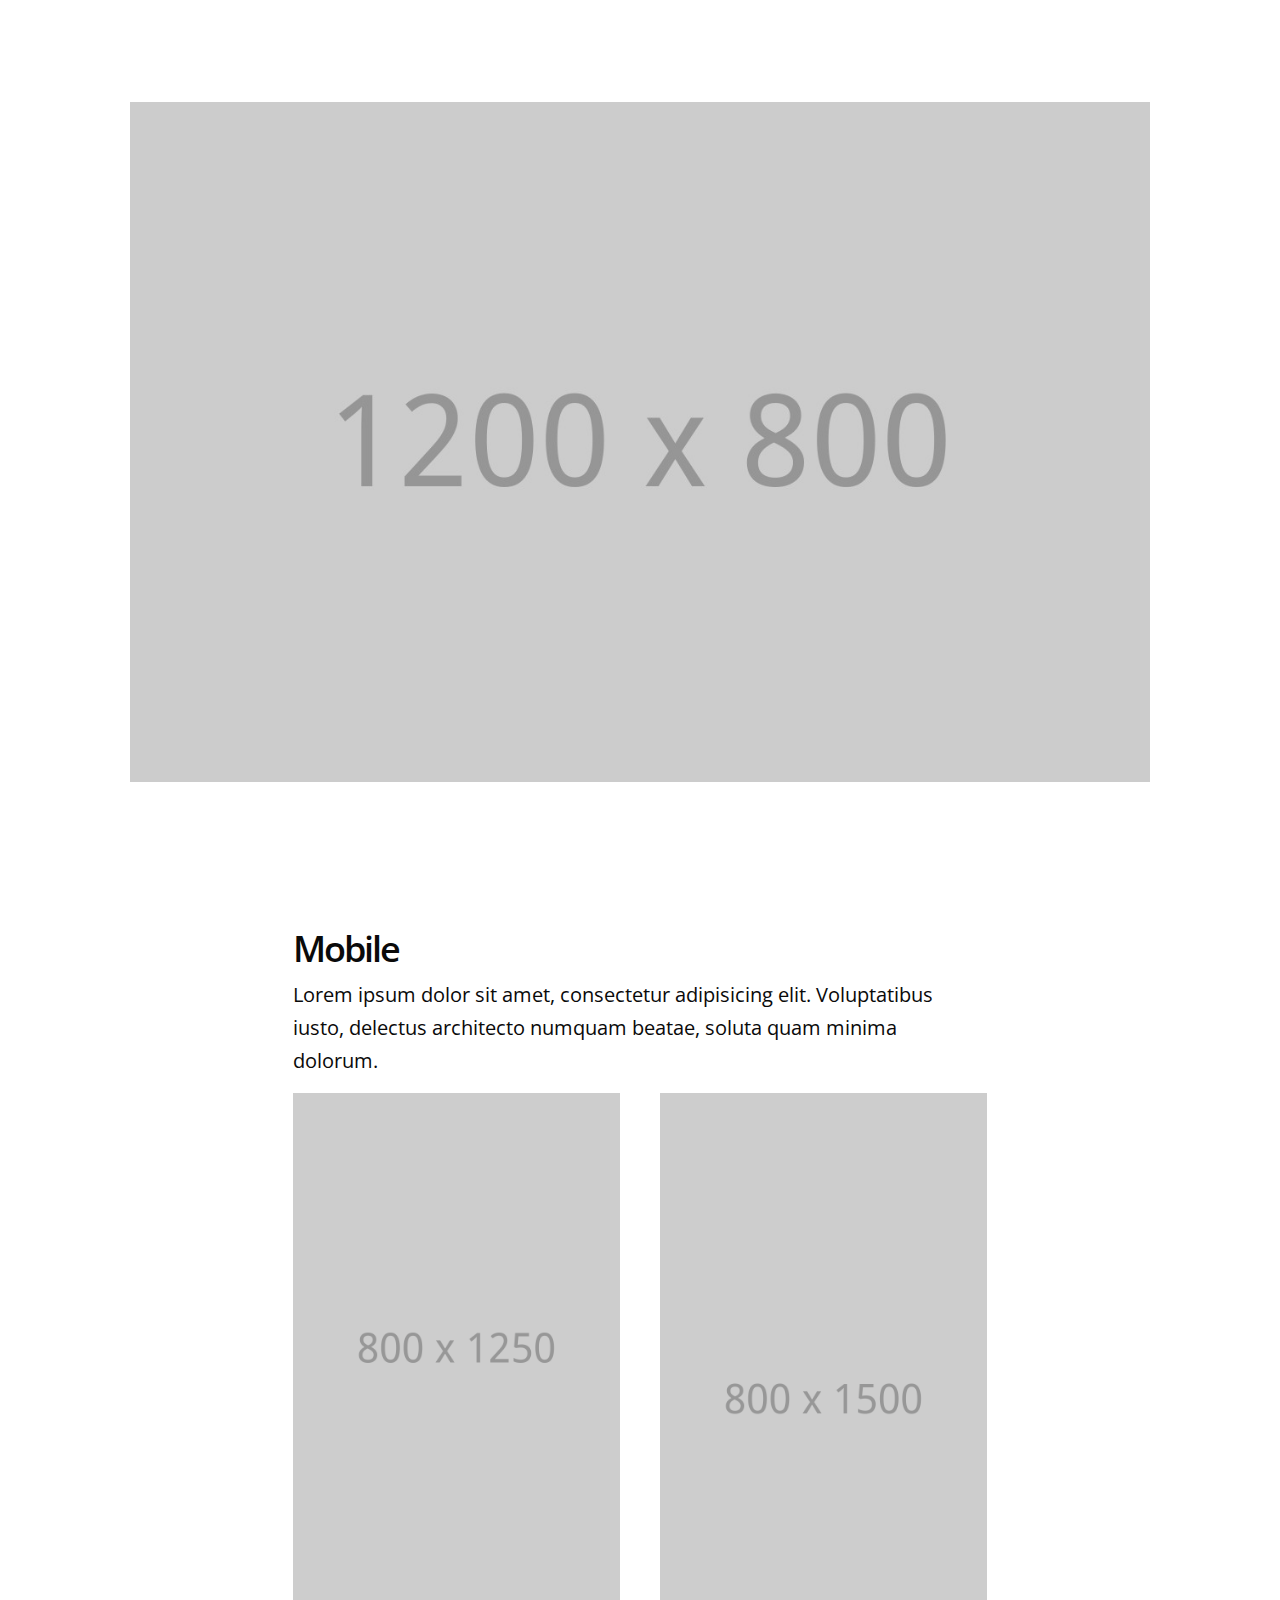
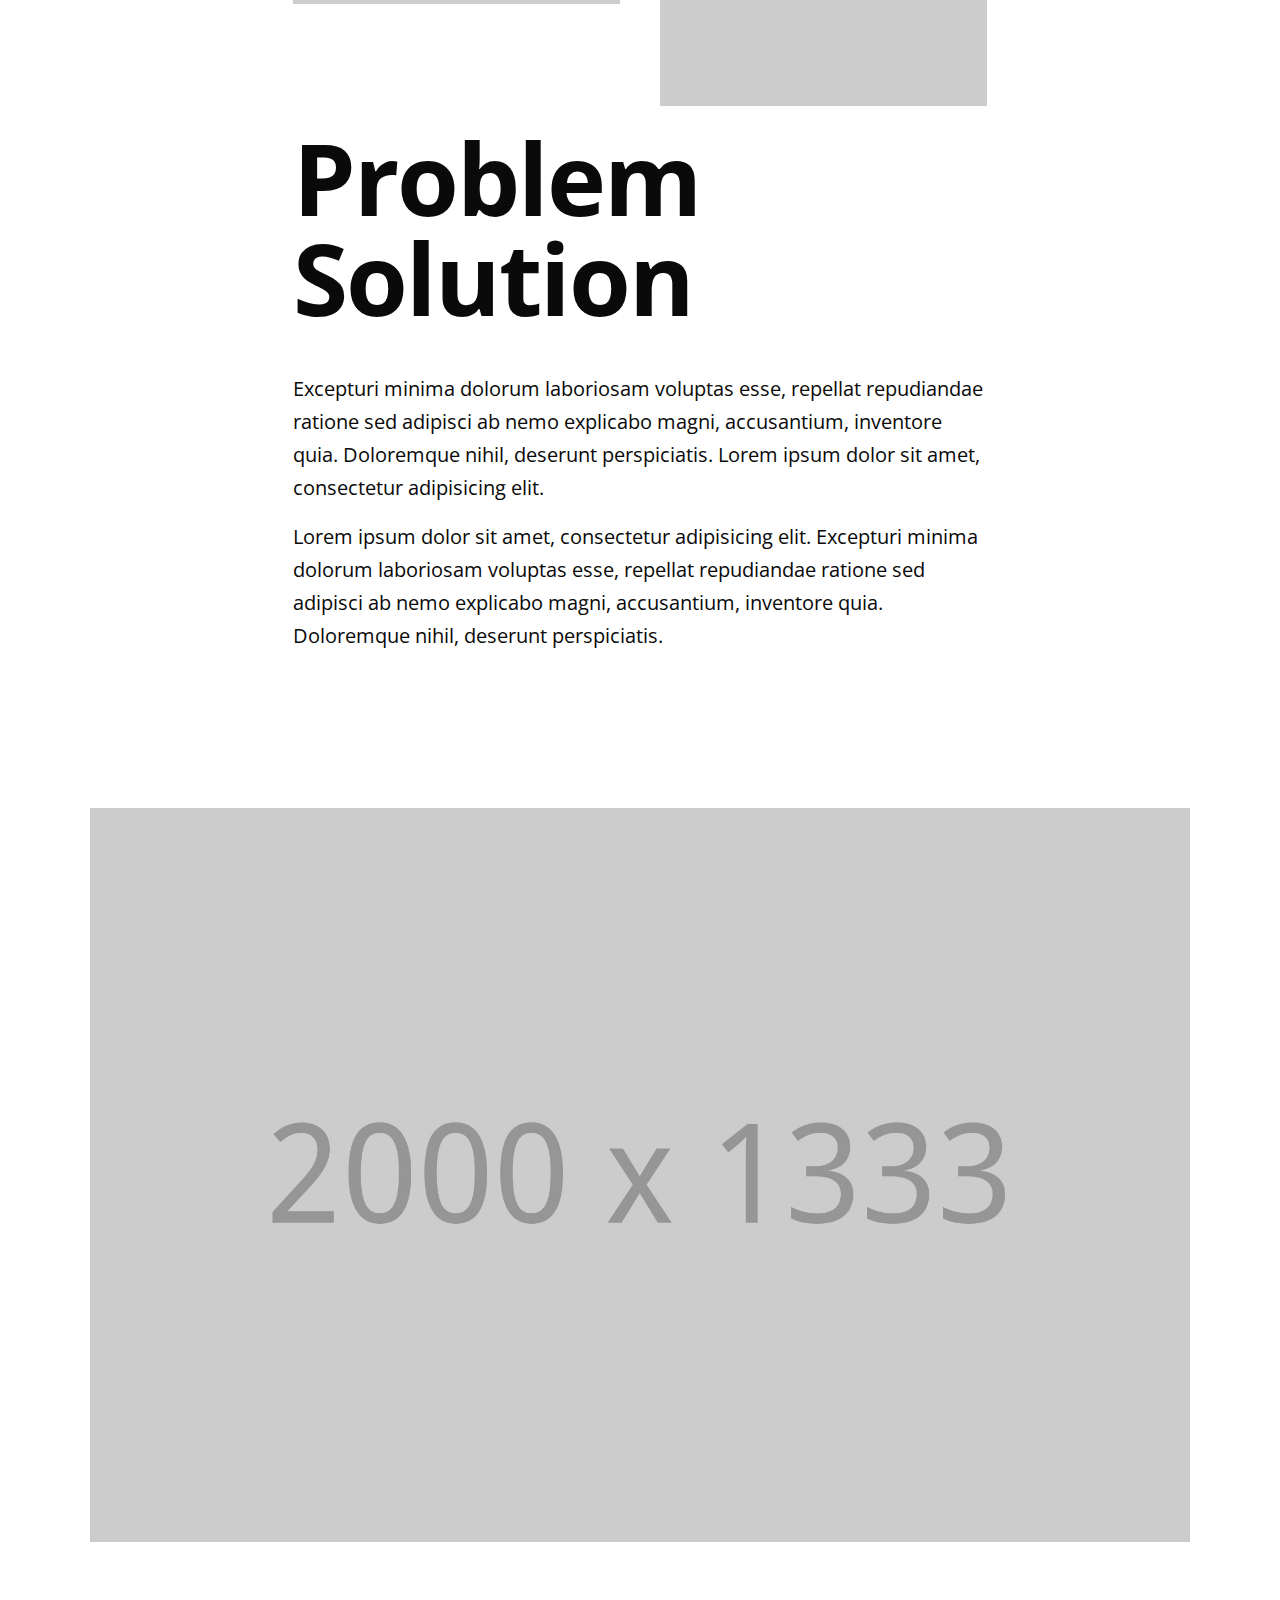
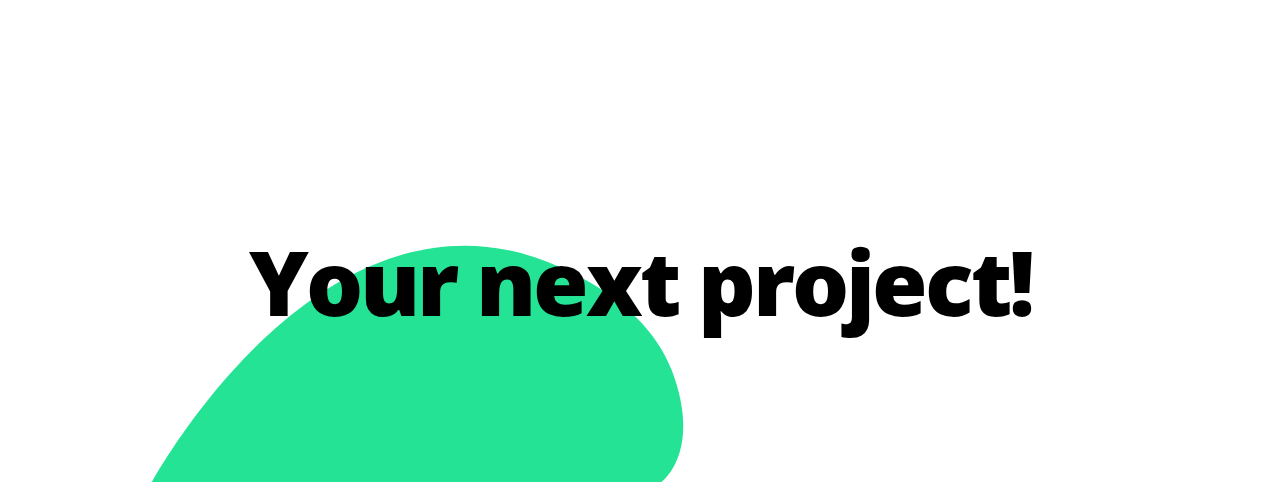
<file: case-study-2.html>
<!DOCTYPE html>
<html lang="en" class="no-js">
  <head>
    <meta charset="utf-8">
    <meta http-equiv="X-UA-Compatible" content="IE=edge">
    <meta name="viewport" content="width=device-width, initial-scale=1, minimum-scale=1, maximum-scale=1">
    <title>OEN</title>
    <link rel="stylesheet" href="static/css/foundation.css">
    <link rel="stylesheet" href="static/css/slick.css">
    <link rel="stylesheet" href="static/css/slick-theme.css">
    <link rel="stylesheet" href="static/css/app.css">
    <link rel="stylesheet" href="static/css/responsive.css">
    <link href="https://fonts.googleapis.com/css?family=Open+Sans:300,300i,400,400i,600,600i,700,700i,800,800i" rel="stylesheet">
  </head>
  <body>
    <div id="topbar">
      <h1>
        <a href="index.html" id="logo">
          <img src="images/logo.png" alt="" >
        </a>
      </h1>

      <a href="javascript:void(0);" id="menu-toggler">
        <span class="top"></span>
        <span class="middle"></span>
        <span class="bottom"></span>
      </a>
    </div>

    <div id="menu-overlay">
      <div id="menu">
        <ul>
          <li><a href="index.html">Home</a></li>
          <li><a href="works.html">Portfolio</a></li>
          <li><a href="about.html">About</a></li>
          <li><a href="service.html">Service</a></li>
          <li><a href="contact.html">Contact</a></li>
          <li><a href="blog.html">Blog</a></li>
        </ul>
      </div>
    </div>
    <div id="content">
      <div class="full white">
        <div class="case-intro">
          <div class="row">
            <div class="large-12 columns">
              <h2 class="case-title">
                1736
              </h2>
            </div>
            <div class="large-8 columns">
              <p class="case-text-big">
                1736 is a cool and unique media studio specializing in fashion design. There are professional equipments and experts with passion for all kinds of media work.
              </p>
              <p>
                <a href="case-study.html" class="text-link">
                  Launch site
                </a>
              </p>
            </div>
            <div class="large-4 columns">
              <p class="case-tags">
                <strong>Client:</strong> <span>Mei studio</span>
              </p>
              <p class="case-tags">
                <strong>Services:</strong> <span>Web design, Brand, Web development, Graphic design, marketing</span>
              </p>
              <p class="case-tags">
                <strong>Category:</strong> <span>Brand, Market, Web design</span>
              </p>
            </div>
          </div>
        </div>
      </div>
      <div class="full no-sides no-bottom no-top white">
        <div class="case-intro">
          <div class="case-video">
            <video loop="" autoplay="" muted="" playsinline="" preload="">
              <source src="images/@stock/work-4.mp4" type="video/mp4">
            </video>
          </div>
        </div>
      </div>
      <div class="full white">
        <div class="case-intro">
          <div class="row">
            <div class="large-6 columns">
              <h2 class="case-title">
                The Story
              </h2>
            </div>
            <div class="large-6 columns">
              <p>
                Lorem ipsum dolor sit amet, consectetur adipisicing elit. Excepturi minima dolorum laboriosam voluptas esse, repellat repudiandae ratione sed adipisci ab nemo explicabo magni, accusantium, inventore quia. Doloremque nihil, deserunt perspiciatis. Lorem ipsum dolor sit amet, consectetur adipisicing elit. Velit, voluptatibus nobis consequuntur dolor doloribus accusantium dolorum nisi aliquam porro sed rerum odit qui id iure eaque nemo alias beatae. Nemo.
              </p>
              <p>
                Lorem ipsum dolor sit amet, consectetur adipisicing elit. Excepturi minima dolorum laboriosam voluptas esse, repellat repudiandae ratione sed adipisci ab nemo explicabo magni, accusantium, inventore quia. Doloremque nihil, deserunt perspiciatis.
              </p>
            </div>
          </div>

        </div>
      </div>
      <div class="full no-sides white">
        <div class="bg-text-honri wow slideInRight" data-wow-duration="1.5s">
          <h2>1736</h2>
        </div>
        <img src="images/@stock/computer-1.png" alt="">
        <img src="images/@stock/story-1.gif" alt="" class="float-img">
      </div>
      <div class="full">
        <div class="case-intro">
          <div class="row">
            <div class="large-8 large-centered columns">
              <h2 class="case-title">
                Visual Core
              </h2>
              <p>
                Excepturi minima dolorum laboriosam voluptas esse, repellat repudiandae ratione sed adipisci ab nemo explicabo magni, accusantium, inventore quia. Doloremque nihil, deserunt perspiciatis. Lorem ipsum dolor sit amet.
              </p>

              <p>
                Repellat repudiandae ratione sed adipisci ab nemo explicabo magni, accusantium, inventore quia. Doloremque nihil, deserunt perspiciatis. Lorem ipsum dolor sit amet.
              </p>
          </div>

          </div>
        </div>
      </div>
      <div class="full no-top">
        <div class="case-intro">
          <div class="case-image">
            <img src="images/@stock/visual-2.jpg" alt="">
          </div>
        </div>
      </div>

      <div class="full white">
        <div class="case-intro">
          <div class="row">
            <div class="large-6 columns">
              <h2 class="case-title">
                Designs
              </h2>
            </div>
            <div class="large-6 columns">
              <p>
                Excepturi minima dolorum laboriosam voluptas esse, repellat repudiandae ratione sed adipisci ab nemo explicabo magni, accusantium, inventore quia. Doloremque nihil, deserunt perspiciatis. Lorem ipsum dolor sit amet, consectetur adipisicing elit.
              </p>
              <p>
                Lorem ipsum dolor sit amet, consectetur adipisicing elit. Excepturi minima dolorum laboriosam voluptas esse, repellat repudiandae ratione sed adipisci ab nemo explicabo magni, accusantium, inventore quia. Doloremque nihil, deserunt perspiciatis.
              </p>
            </div>
          </div>

        </div>
      </div>
      <div class="full no-top white">
        <div class="case-intro">
          <div class="row">
            <div class="large-12 columns">
              <h3>Color palette</h3>
            </div>
          </div>

          <div class="row">
            <div class="large-3 columns">
              <div class="color-wrapper">
                <div id="color-1">
                  <p>#000000</p>
                </div>
              </div>
            </div>
            <div class="large-3 columns">
              <div class="color-wrapper">
                <div id="color-2">
                  <p>#ff5242</p>
                </div>
              </div>
            </div>
            <div class="large-3 columns">
              <div class="color-wrapper">
                <div id="color-3">
                  <p>#f5f5f5</p>
                </div>
              </div>
            </div>
            <div class="large-3 columns">
              <div class="color-wrapper">
                <div id="color-4">
                  <p>#ffffff</p>
                </div>
              </div>
            </div>
          </div>

        </div>
      </div>
      <div class="full no-top white">
        <div class="case-intro">
          <div class="row">
            <div class="large-12 columns">
              <h3>Primary font - Open Sans</h3>
            </div>
          </div>
          <div class="row">
            <div class="large-12 columns">
              <img src="images/@stock/font.png" alt="">
            </div>
          </div>


        </div>
      </div>
      <div class="full no-top centered-text white">
        <div class="case-intro">
          <div class="case-image">
            <img src="images/@stock/design-1.jpg" alt="">
          </div>
        </div>
      </div>
      <div class="full grey-blue no-top no-bottom white">
        <div class="case-intro">
          <div class="row">
            <div class="large-8 large-centered columns">
              <h3>Mobile</h3>
              <p>Lorem ipsum dolor sit amet, consectetur adipisicing elit. Voluptatibus iusto, delectus architecto numquam beatae, soluta quam minima dolorum.</p>
              <div class="row">
                <div class="large-6 columns">
                  <p>
                    <img src="images/@stock/design-4.png" alt="">
                  </p>
                </div>
                <div class="large-6 columns">
                  <p>
                    <img src="images/@stock/design-3.png" alt="">
                  </p>
                </div>
              </div>

            </div>
          </div>
        </div>
      </div>
      <div class="full white no-top">
        <div class="case-intro">
          <div class="row">
            <div class="large-8 large-centered columns">
              <h2 class="case-title">
                Problem Solution
              </h2>
            </div>
          </div>
          <div class="row">
            <div class="large-8 large-centered columns">
              <p>
                Excepturi minima dolorum laboriosam voluptas esse, repellat repudiandae ratione sed adipisci ab nemo explicabo magni, accusantium, inventore quia. Doloremque nihil, deserunt perspiciatis. Lorem ipsum dolor sit amet, consectetur adipisicing elit.
              </p>
              <p>
                Lorem ipsum dolor sit amet, consectetur adipisicing elit. Excepturi minima dolorum laboriosam voluptas esse, repellat repudiandae ratione sed adipisci ab nemo explicabo magni, accusantium, inventore quia. Doloremque nihil, deserunt perspiciatis.
              </p>
            </div>
          </div>


        </div>
      </div>
      <div class="full no-top white">
          <img src="images/@stock/solution.jpg" alt="">
      </div>
      <div class="new-footer full white">
        <h1>
          <a href="contact.html">
            Your next project!
          </a>
        </h1>
        <svg preserveAspectRatio="none meet" viewbox="0 0 400 100">
          <path d="M47.5,100c0,0,50.1-73.9,118.8-56.4c0,0,33.9,7.9,43.6,28.4c9.7,20.5-3.2,28-3.2,28H47.5z"
                data-mouseout="M47.5,100c0,0,50.1-73.9,118.8-56.4c0,0,33.9,7.9,43.6,28.4c9.7,20.5-3.2,28-3.2,28H47.5z"
                data-mouseover="M-163,100c0,0,195.3-290.1,462.9-221.5c0,0,132,31.1,170,111.4S457.2,100,457.2,100H-163z"
                fill="#24e394" />
        </svg>
      </div>
    </div>










    <script type="text/javascript" src="js/snap.svg.js"></script>
    <script type="text/javascript" src="bower_components/jquery/dist/jquery.min.js"></script>
    <script type="text/javascript" src="bower_components/what-input/dist/what-input.min.js"></script>
    <script type="text/javascript" src="bower_components/foundation-sites/dist/js/foundation.min.js"></script>
    <script src="js/slick.min.js" type="text/javascript"></script>
    <script type="text/javascript" src="js/app.js"></script>

  </body>
</html>
</file>
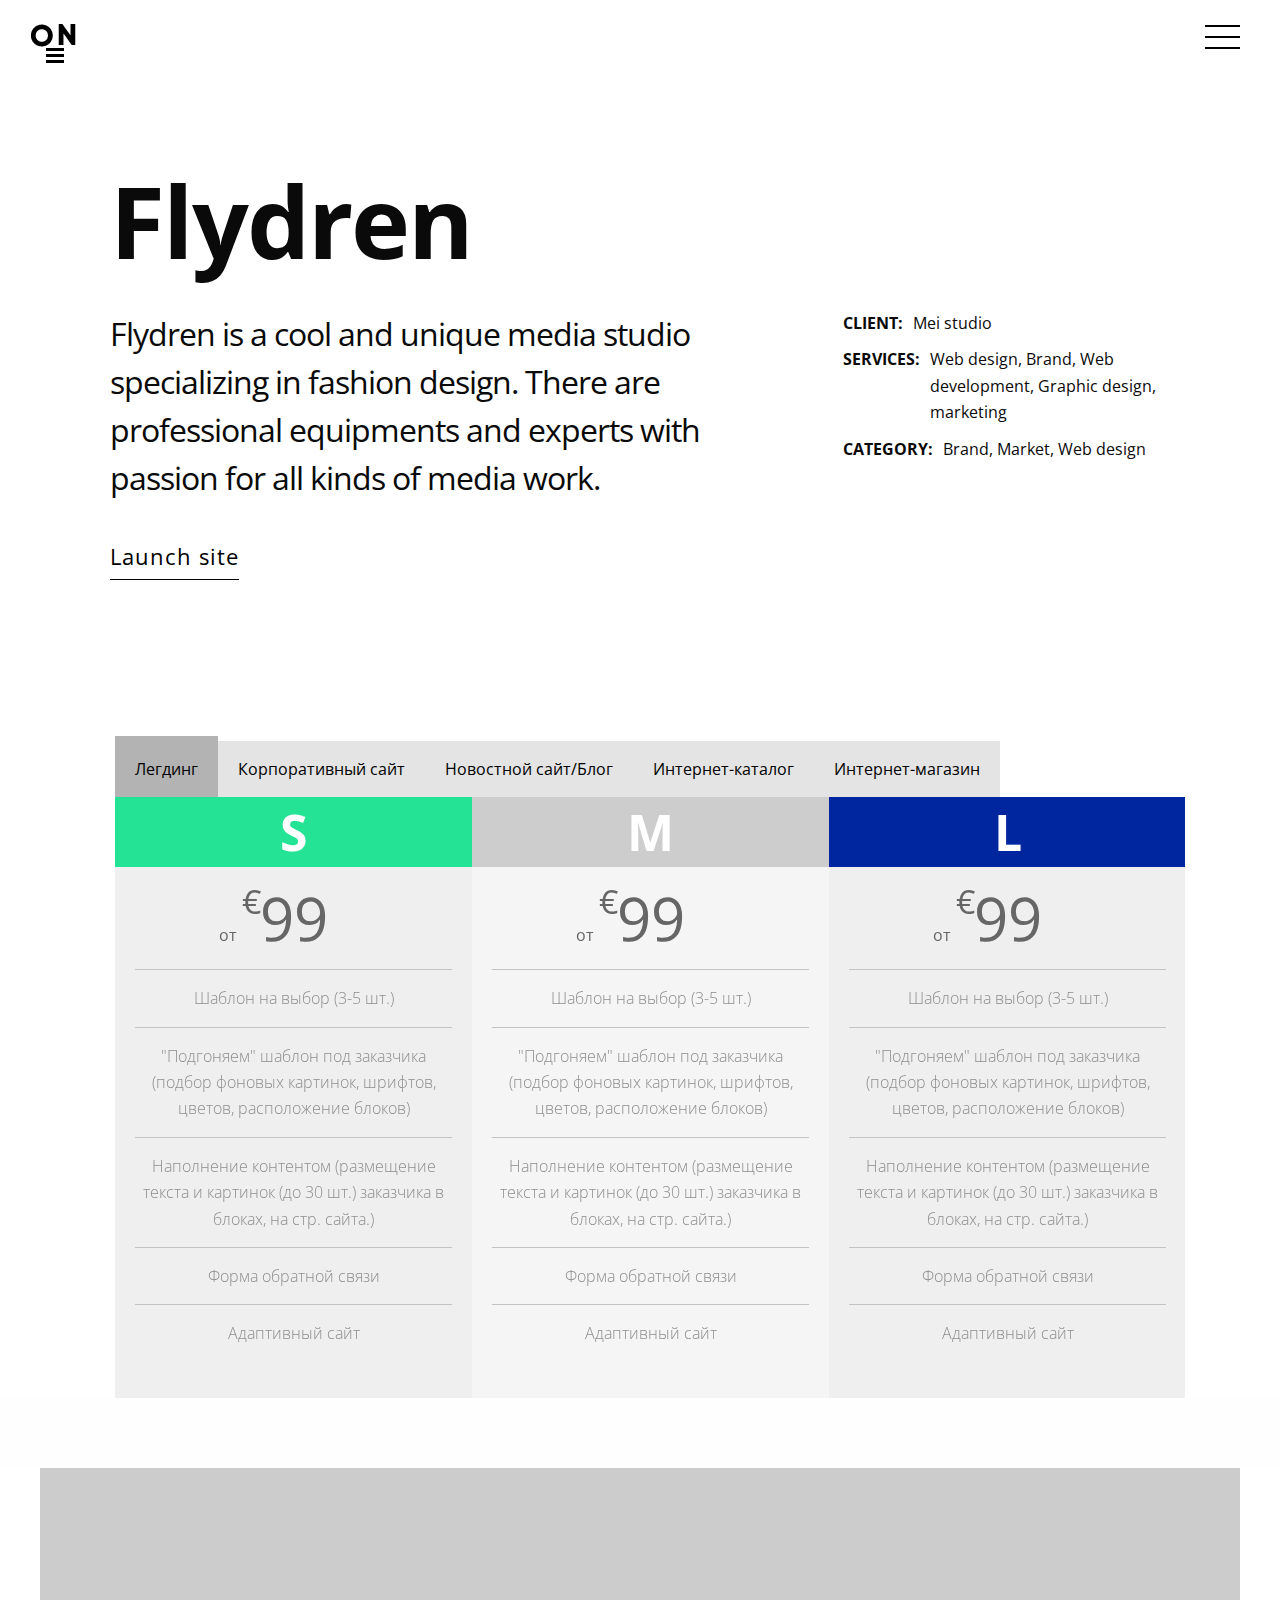
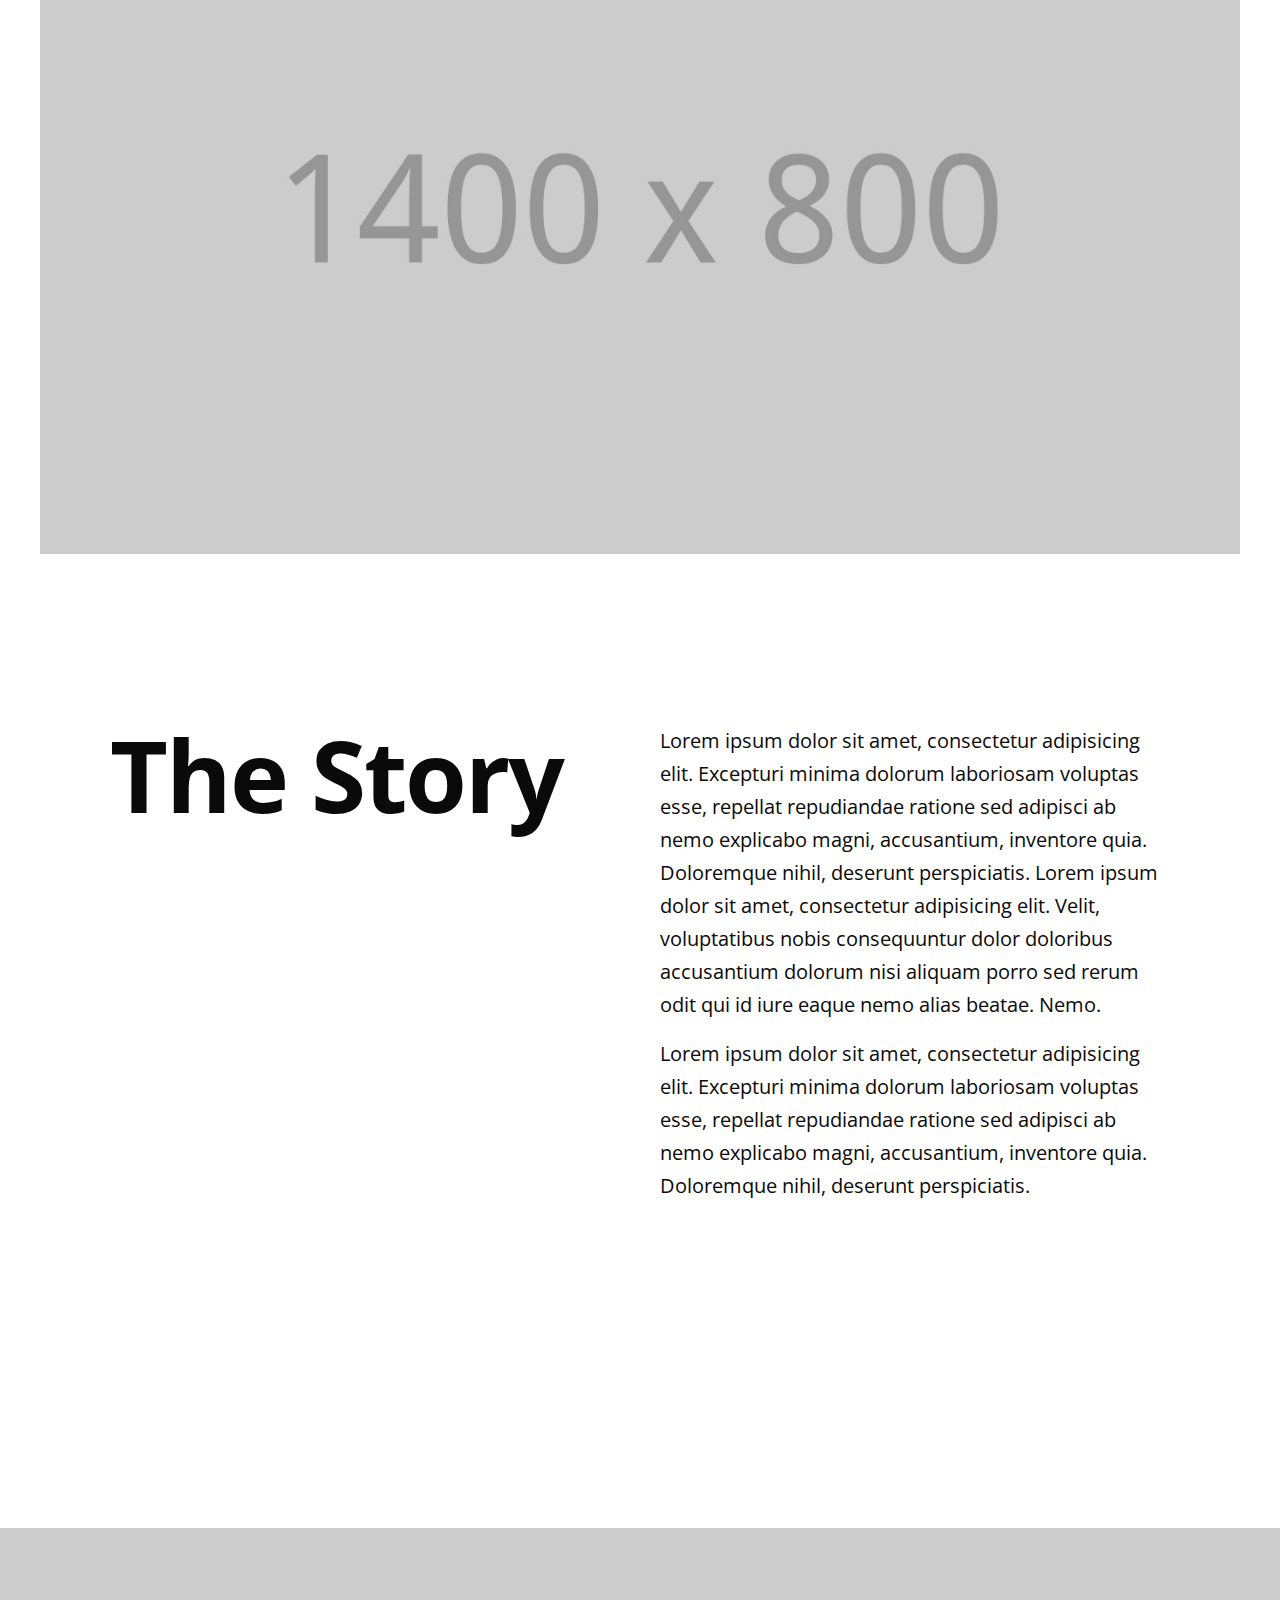
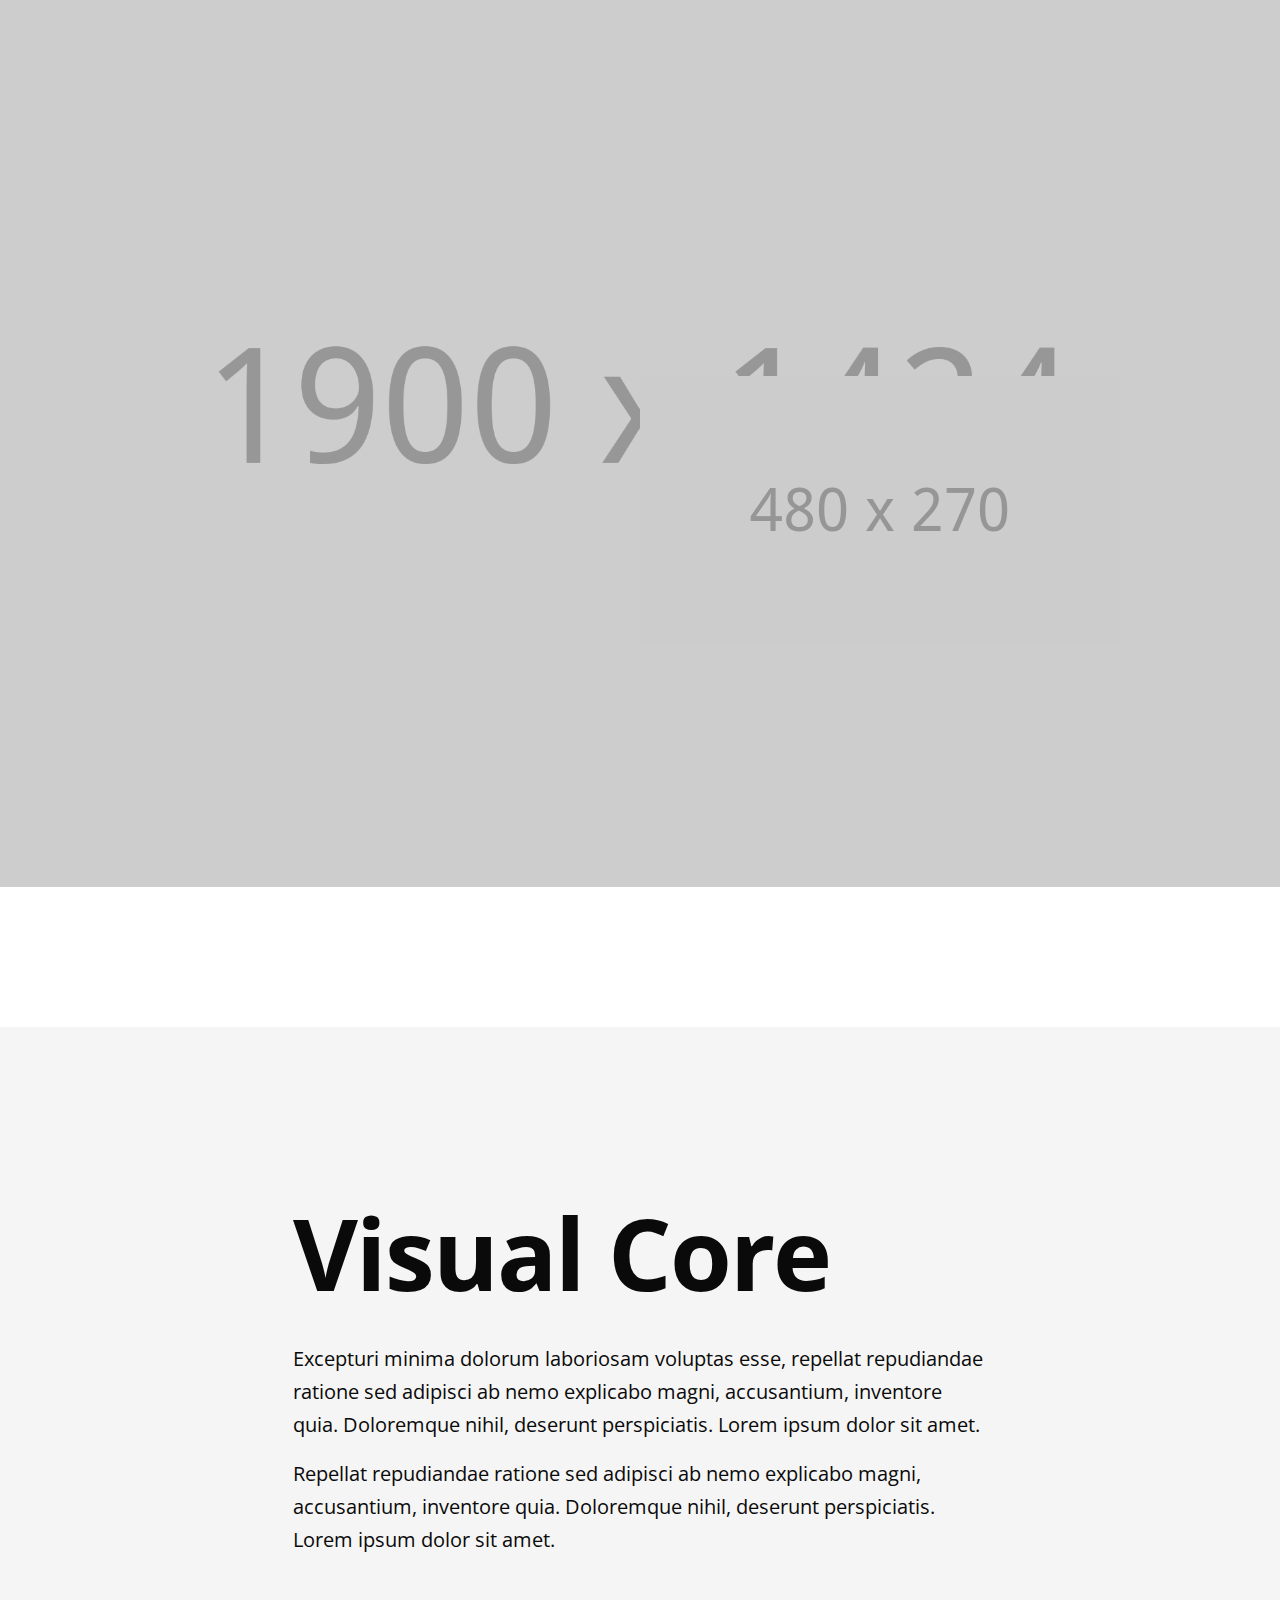
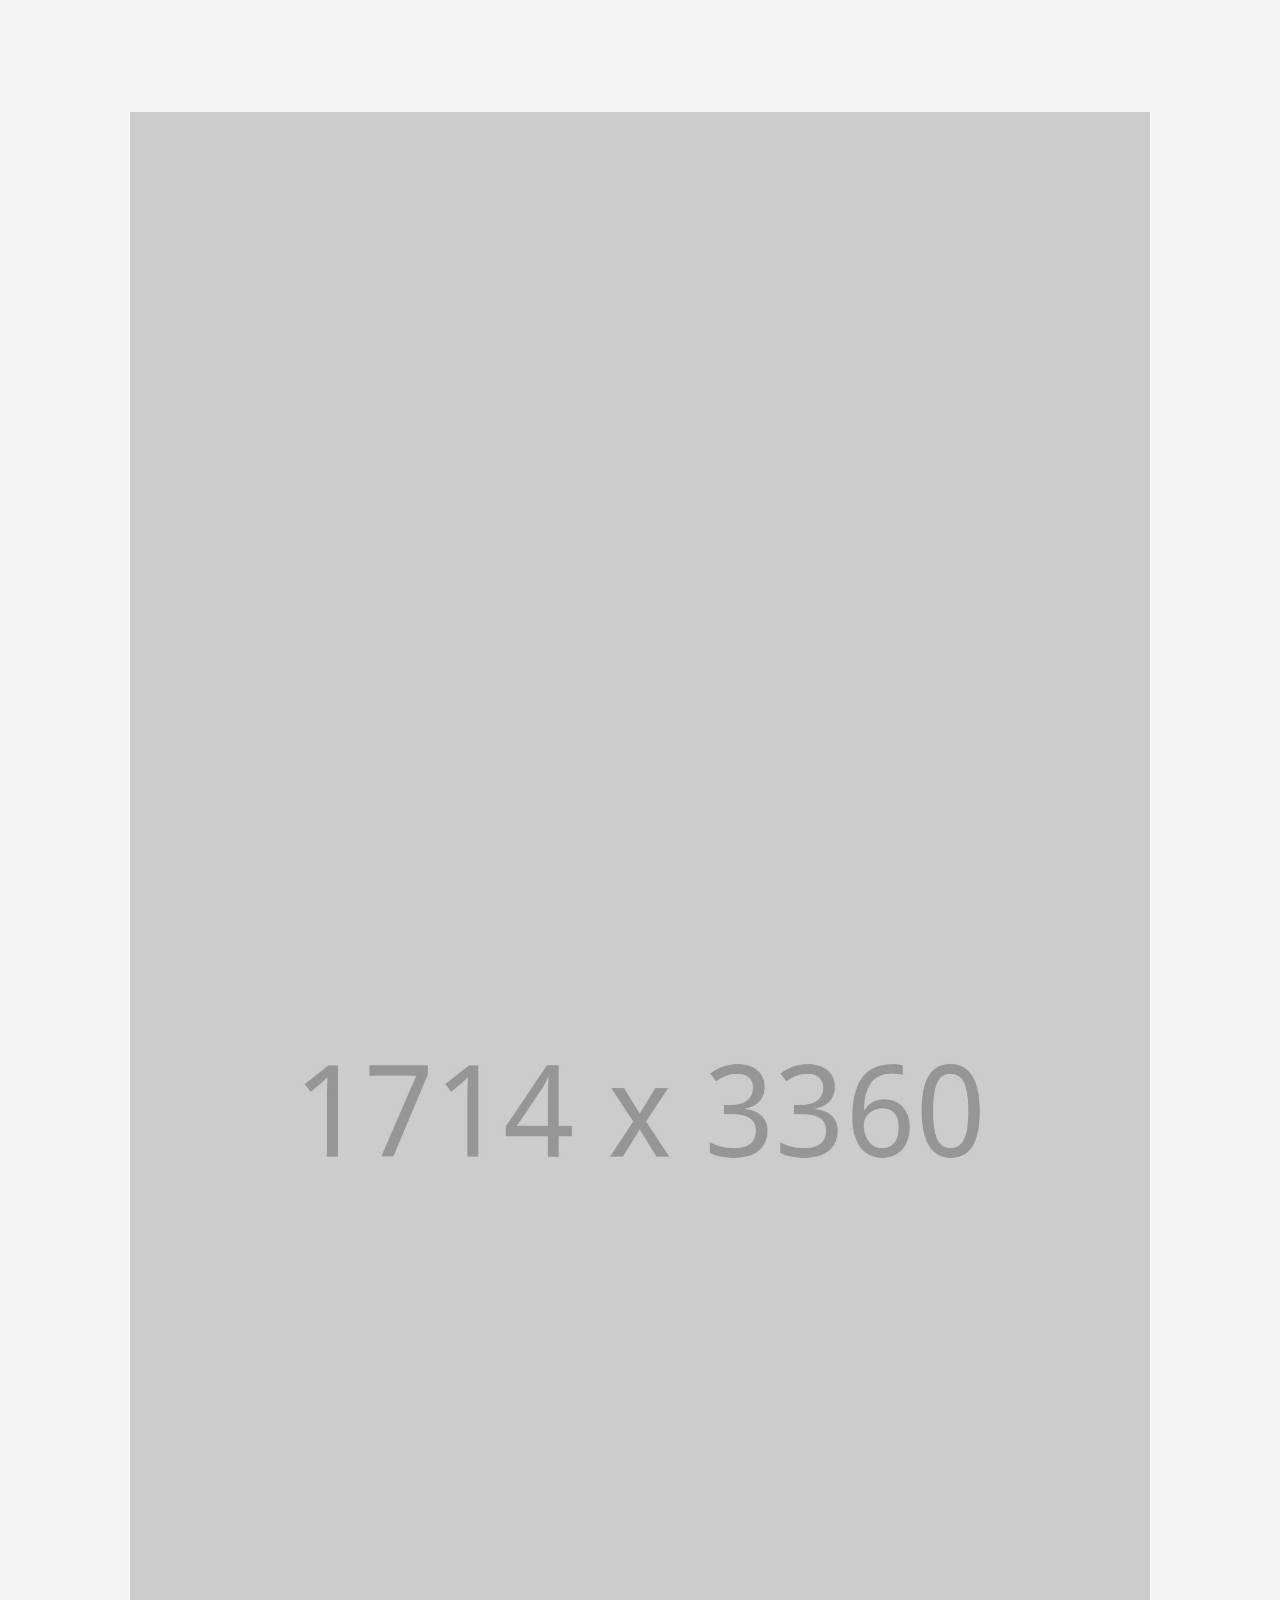
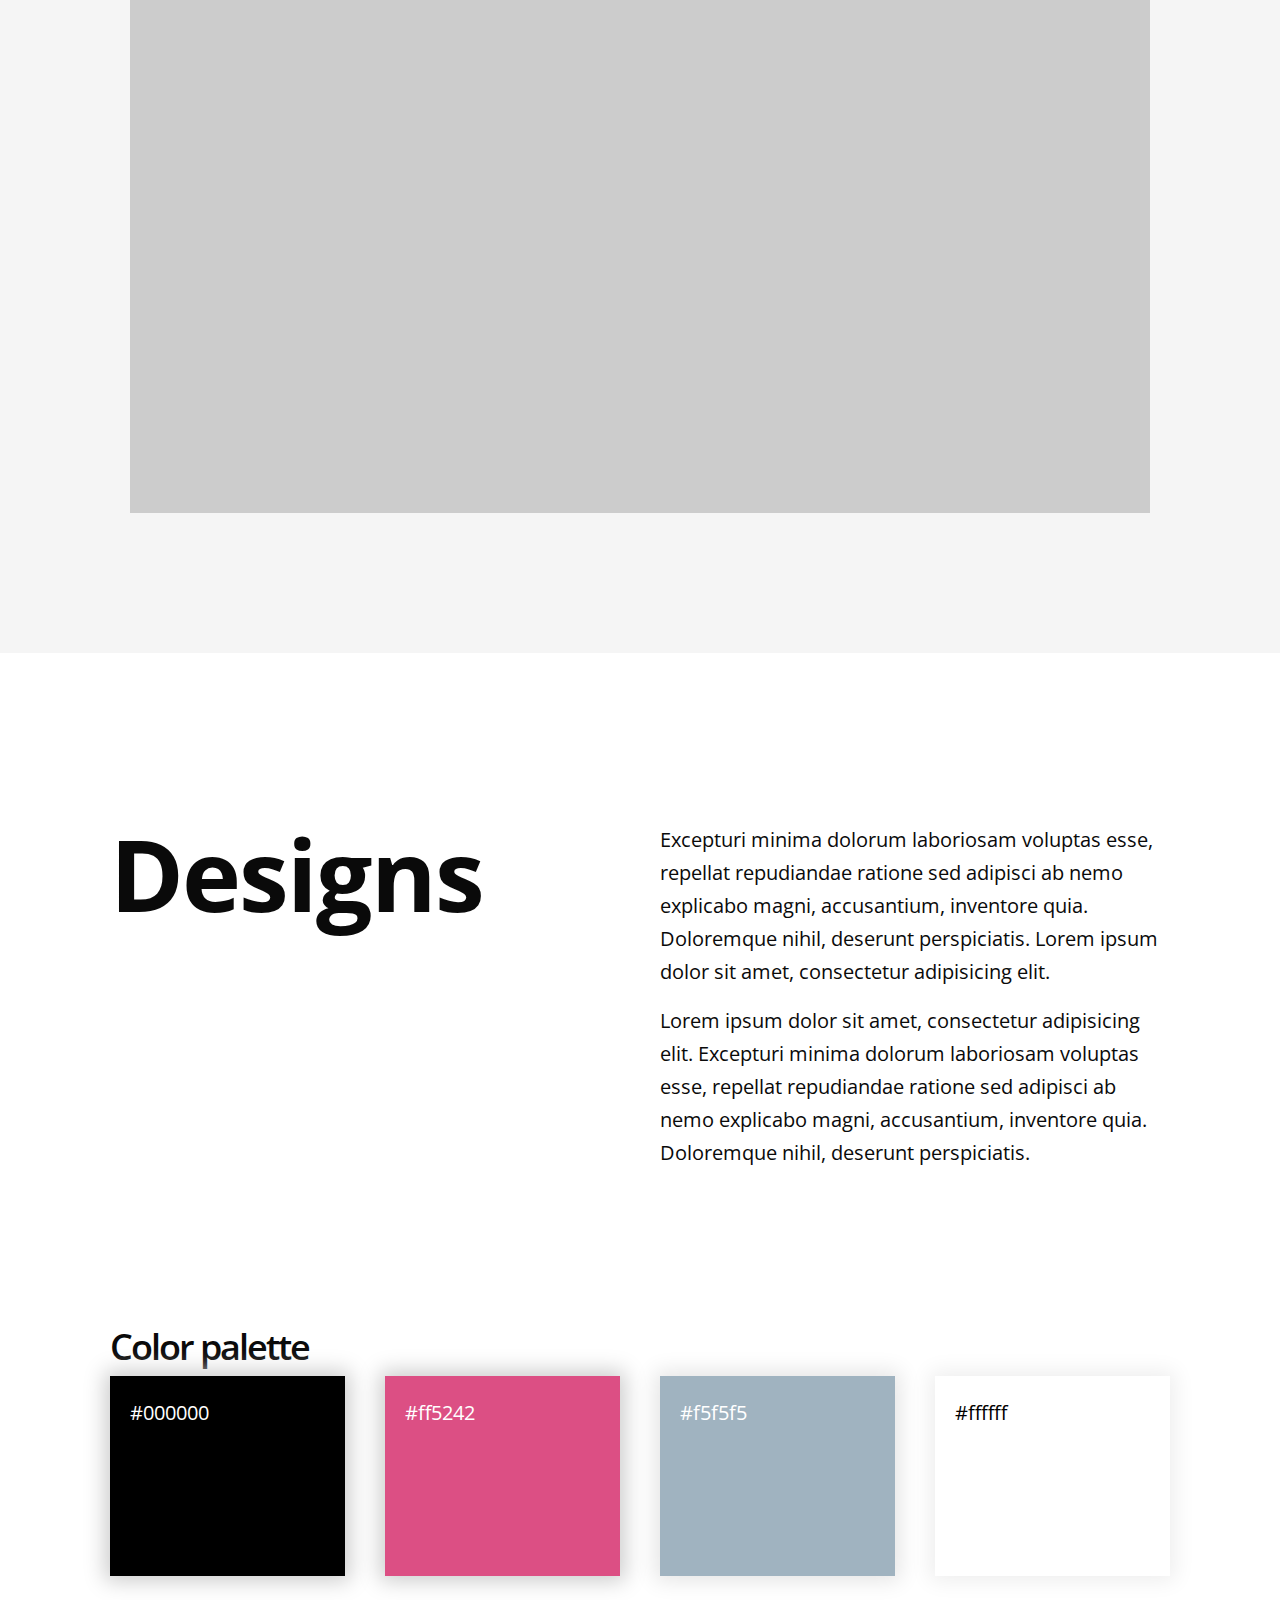
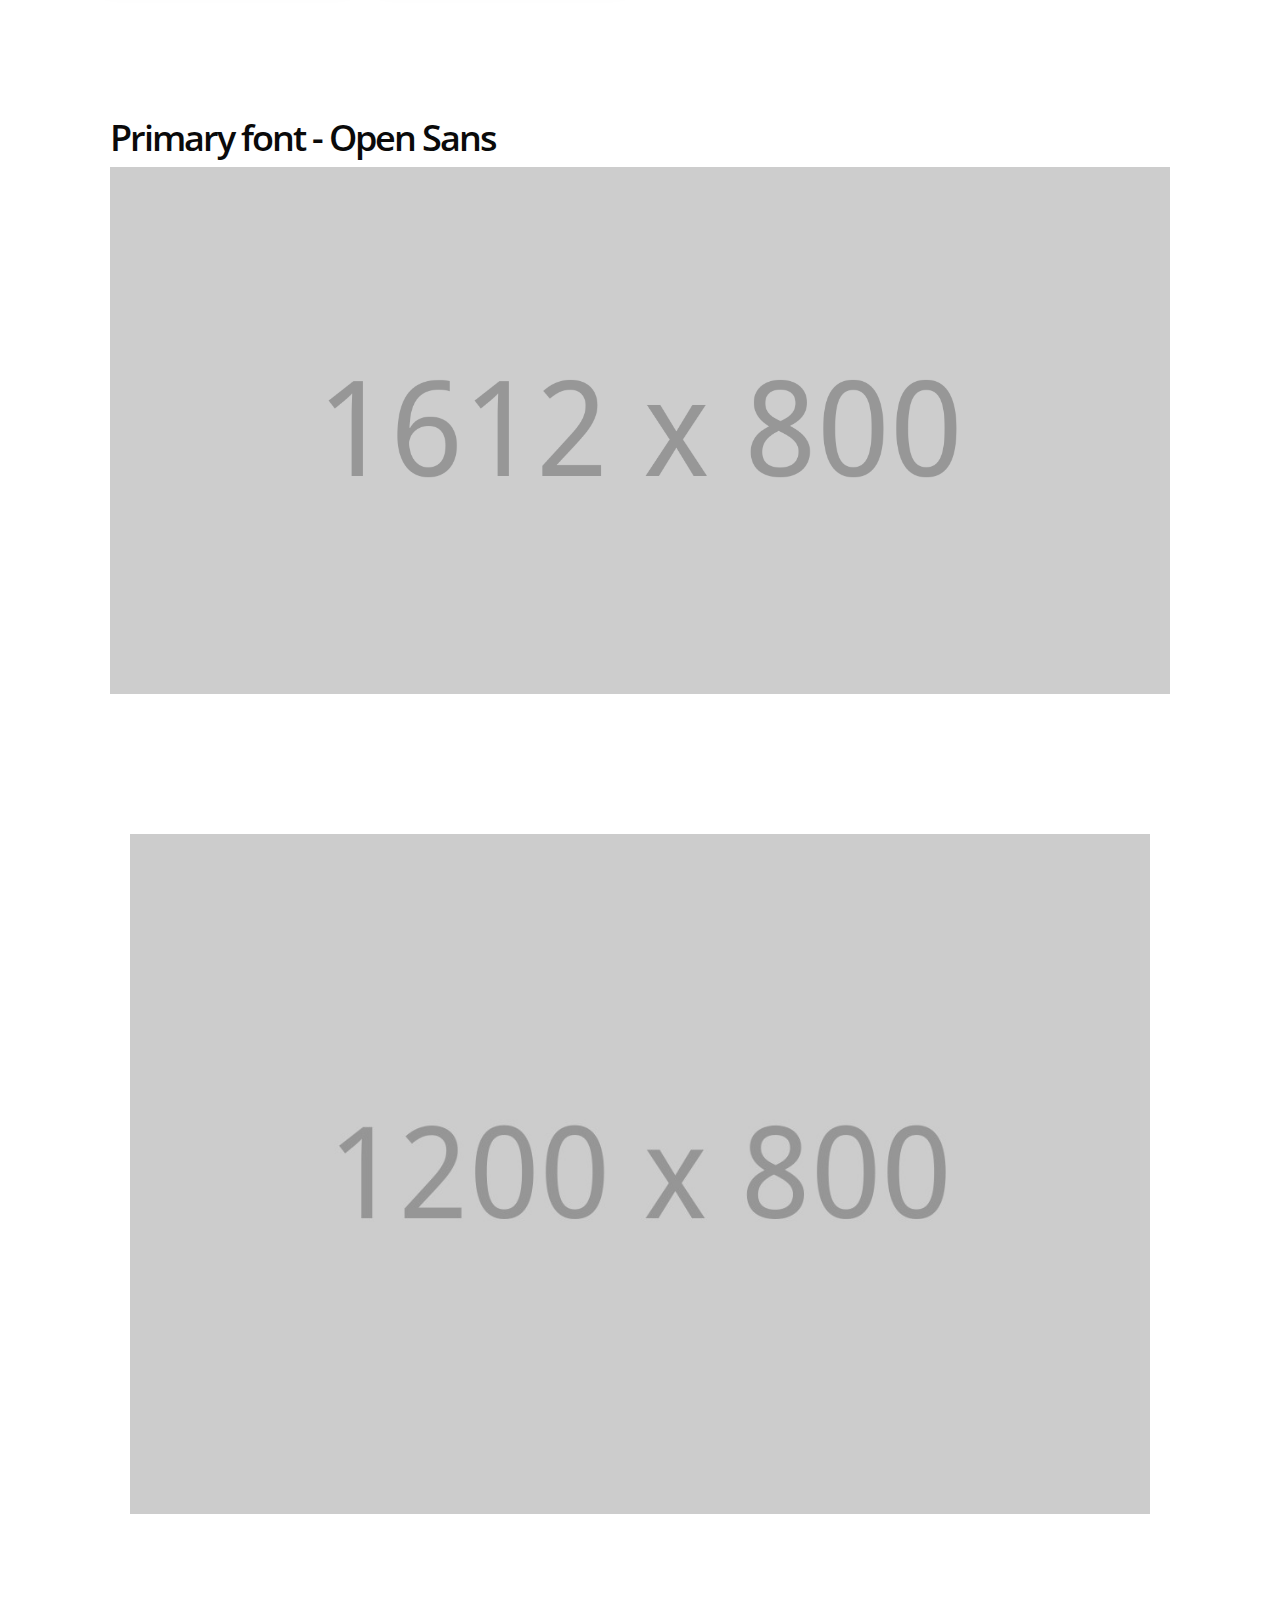
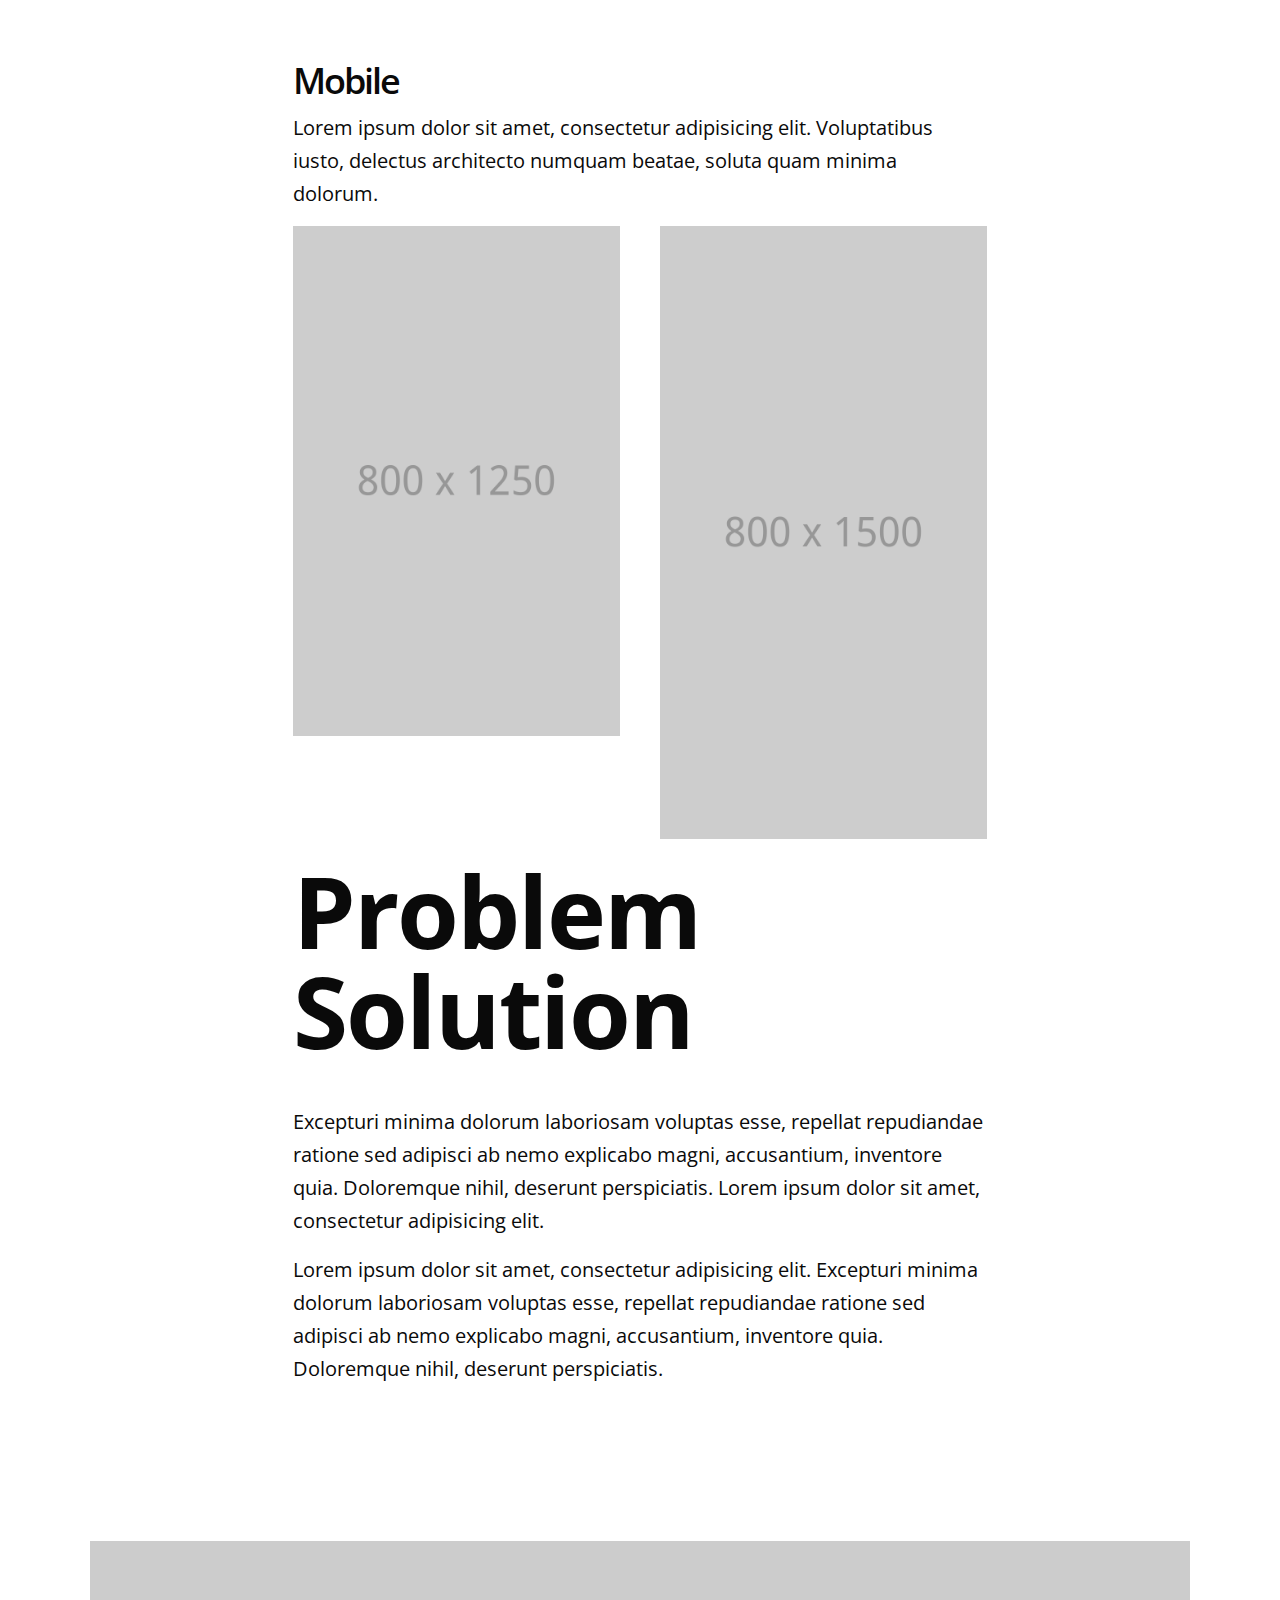
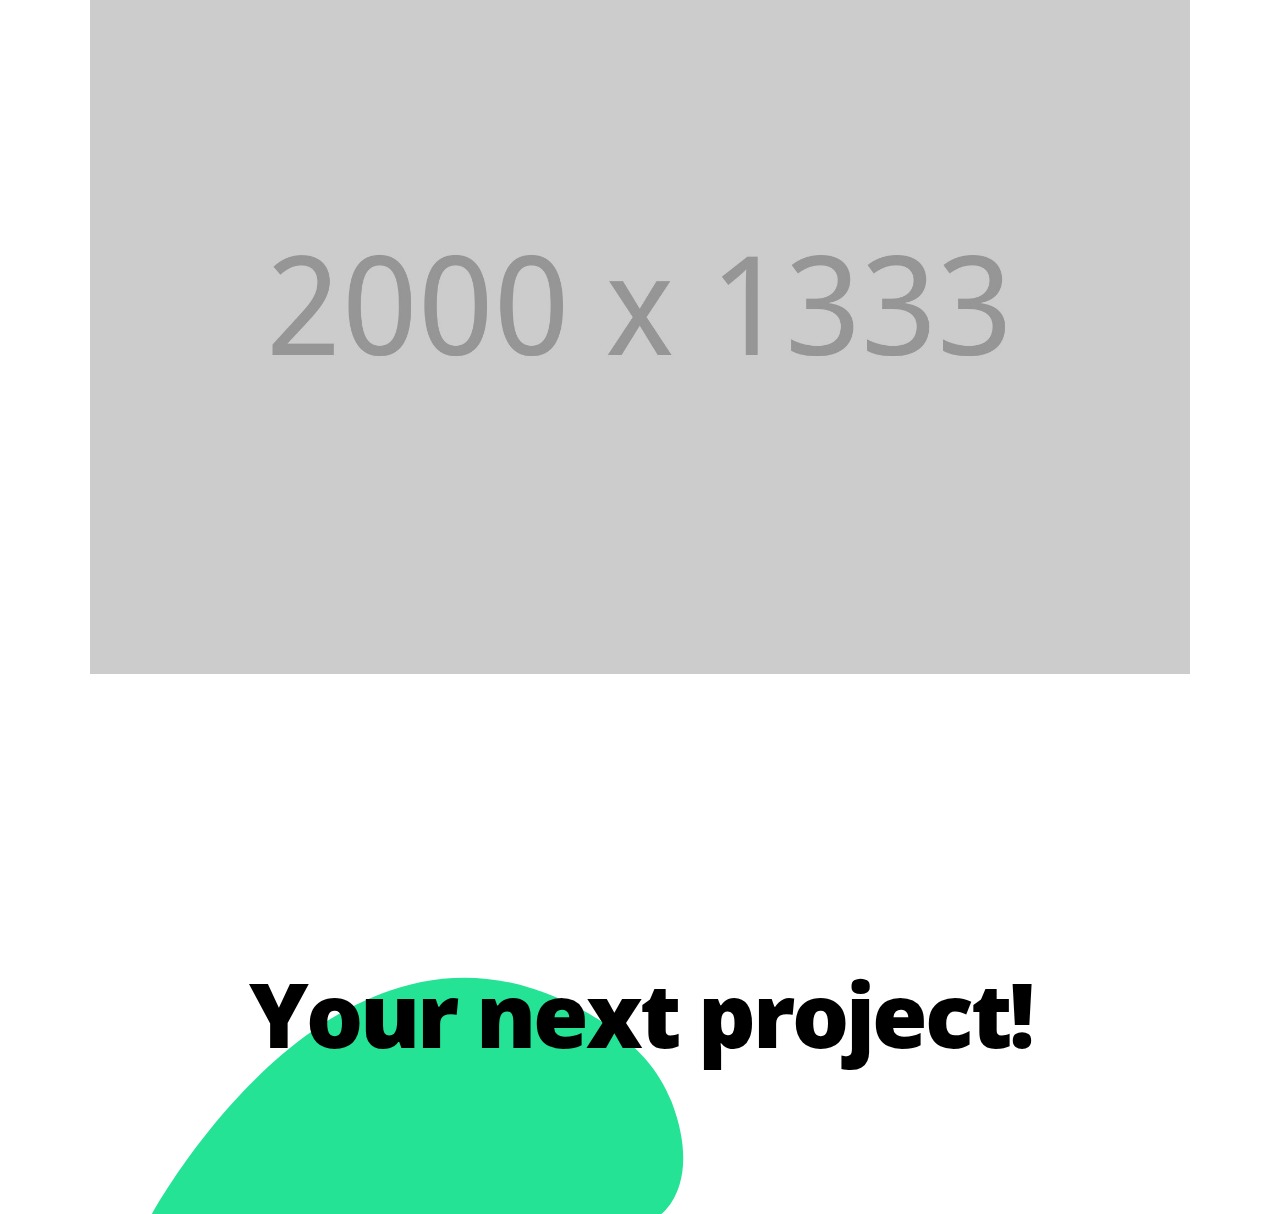
<file: case-study.html>
<!DOCTYPE html>
<html lang="en" class="no-js">
  <head>
    <meta charset="utf-8">
    <meta http-equiv="X-UA-Compatible" content="IE=edge">
    <meta name="viewport" content="width=device-width, initial-scale=1, minimum-scale=1, maximum-scale=1">
    <title>OEN</title>
    <link rel="stylesheet" href="static/css/foundation.css">
    <link rel="stylesheet" href="static/css/slick.css">
    <link rel="stylesheet" href="static/css/slick-theme.css">
    <link rel="stylesheet" href="static/css/app.css">
    <link rel="stylesheet" href="static/css/responsive.css">
    <link href="https://fonts.googleapis.com/css?family=Open+Sans:300,300i,400,400i,600,600i,700,700i,800,800i" rel="stylesheet">
  </head>
  <body>
    <div id="topbar">
      <h1>
        <a href="index.html" id="logo">
          <img src="images/logo.png" alt="" >
        </a>
      </h1>

      <a href="javascript:void(0);" id="menu-toggler">
        <span class="top"></span>
        <span class="middle"></span>
        <span class="bottom"></span>
      </a>
    </div>

    <div id="menu-overlay">
      <div id="menu">
        <ul>
          <li><a href="index.html">Home</a></li>
          <li><a href="works.html">Portfolio</a></li>
          <li><a href="about.html">About</a></li>
          <li><a href="service.html">Service</a></li>
          <li><a href="contact.html">Contact</a></li>
          <li><a href="blog.html">Blog</a></li>
        </ul>
      </div>
    </div>
    <div id="content">
      <div class="full white">
        <div class="case-intro">
          <div class="row">
            <div class="large-12 columns">
              <h2 class="case-title">
                Flydren
              </h2>
            </div>
            <div class="large-8 columns">
              <p class="case-text-big">
                Flydren is a cool and unique media studio specializing in fashion design. There are professional equipments and experts with passion for all kinds of media work.
              </p>
              <p>
                <a href="case-study.html" class="text-link">
                  Launch site
                </a>
              </p>
            </div>
            <div class="large-4 columns">
              <p class="case-tags">
                <strong>Client:</strong> <span>Mei studio</span>
              </p>
              <p class="case-tags">
                <strong>Services:</strong> <span>Web design, Brand, Web development, Graphic design, marketing</span>
              </p>
              <p class="case-tags">
                <strong>Category:</strong> <span>Brand, Market, Web design</span>
              </p>
            </div>
          </div>
        </div><!--/.case-intro-->
      </div><!--/.full-->
      <div class="full white wrapp_price-block">
        <div class="wrapp_tab-nav js-dropdown_tablet">
          <div class="tab-text">
            <span>Легдинг</span>
            <i></i>
          </div>

          <ul class="tab-nav">
            <li class=""><a href="#lending">Легдинг</a></li>
            <li><a href="#corporate">Корпоративный сайт</a></li>
            <li><a href="#news_blog">Новостной сайт/Блог</a></li>
            <li><a href="#catalog">Интернет-каталог</a></li>
            <li><a href="#shop">Интернет-магазин</a></li>
          </ul>
        </div><!--/.wrapp_tab-nav-->

        <div class="tab-content" id="lending">
          <div class="price-block boxes3">
            <div class="price-item">
              <div class="price-title green"><strong>S</strong></div>
              <div class="price-body">
                <div class="price-body_top">
                  <span class="price"><small>от</small><sup>&#8364;</sup> <span>99</span></span>
                </div>
                <ul>
                  <li>Шаблон на выбор (3-5 шт.)</li>
                  <li>"Подгоняем" шаблон под заказчика (подбор фоновых картинок, шрифтов, цветов, расположение блоков)</li>
                  <li>Наполнение контентом (размещение текста и картинок (до 30 шт.) заказчика в блоках, на стр. сайта.)</li>
                  <li>Форма обратной связи</li>
                  <li>Адаптивный сайт</li>
                </ul>
              </div><!--/.price-body-->
            </div><!--/.price-item-->

            <div class="price-item">
              <div class="price-title grey"><strong>M</strong></div>
              <div class="price-body light">
                <div class="price-body_top">
                  <span class="price"><small>от</small><sup>&#8364;</sup> <span>99</span></span>
                </div>
                <ul>
                  <li>Шаблон на выбор (3-5 шт.)</li>
                  <li>"Подгоняем" шаблон под заказчика (подбор фоновых картинок, шрифтов, цветов, расположение блоков)</li>
                  <li>Наполнение контентом (размещение текста и картинок (до 30 шт.) заказчика в блоках, на стр. сайта.)</li>
                  <li>Форма обратной связи</li>
                  <li>Адаптивный сайт</li>
                </ul>
              </div><!--/.price-body-->
            </div><!--/.price-item-->

            <div class="price-item">
              <div class="price-title blue"><strong>L</strong></div>
              <div class="price-body">
                <div class="price-body_top">
                  <span class="price"><small>от</small><sup>&#8364;</sup> <span>99</span></span>
                </div>
                <ul>
                  <li>Шаблон на выбор (3-5 шт.)</li>
                  <li>"Подгоняем" шаблон под заказчика (подбор фоновых картинок, шрифтов, цветов, расположение блоков)</li>
                  <li>Наполнение контентом (размещение текста и картинок (до 30 шт.) заказчика в блоках, на стр. сайта.)</li>
                  <li>Форма обратной связи</li>
                  <li>Адаптивный сайт</li>
                </ul>
              </div><!--/.price-body-->
            </div><!--/.price-item-->

          </div><!--/.price-block-->
        </div><!--/.tab-content-->
        <div class="tab-content" id="corporate">
          <div class="price-block boxes2">

            <div class="price-item">
              <div class="price-title grey"><strong>M</strong></div>
              <div class="price-body light">
                <div class="price-body_top">
                  <span class="price"><small>от</small><sup>&#8364;</sup> <span>99</span></span>
                </div>
                <ul>
                  <li>Шаблон на выбор (3-5 шт.)</li>
                  <li>"Подгоняем" шаблон под заказчика (подбор фоновых картинок, шрифтов, цветов, расположение блоков)</li>
                  <li>Наполнение контентом (размещение текста и картинок (до 30 шт.) заказчика в блоках, на стр. сайта.)</li>
                  <li>Форма обратной связи</li>
                  <li>Адаптивный сайт</li>
                </ul>
              </div><!--/.price-body-->
            </div><!--/.price-item-->

            <div class="price-item">
              <div class="price-title blue"><strong>L</strong></div>
              <div class="price-body">
                <div class="price-body_top">
                  <span class="price"><small>от</small><sup>&#8364;</sup> <span>99</span></span>
                </div>
                <ul>
                  <li>Шаблон на выбор (3-5 шт.)</li>
                  <li>"Подгоняем" шаблон под заказчика (подбор фоновых картинок, шрифтов, цветов, расположение блоков)</li>
                  <li>Наполнение контентом (размещение текста и картинок (до 30 шт.) заказчика в блоках, на стр. сайта.)</li>
                  <li>Форма обратной связи</li>
                  <li>Адаптивный сайт</li>
                </ul>
              </div><!--/.price-body-->
            </div><!--/.price-item-->

          </div><!--/.price-block-->
        </div><!--/.tab-content-->
        <div class="tab-content" id="news_blog">
          <div class="price-block boxes3">
            <div class="price-item">
              <div class="price-title green"><strong>S</strong></div>

              <div class="price-body">
                <div class="price-body_top">
                  <span class="price"><small>от</small><sup>&#8364;</sup> <span>99</span></span>
                </div>
                <ul>
                  <li>Шаблон на выбор (3-5 шт.)</li>
                  <li>"Подгоняем" шаблон под заказчика (подбор фоновых картинок, шрифтов, цветов, расположение блоков)</li>
                  <li>Наполнение контентом (размещение текста и картинок (до 30 шт.) заказчика в блоках, на стр. сайта.)</li>
                  <li>Форма обратной связи</li>
                  <li>Адаптивный сайт</li>
                </ul>
              </div><!--/.price-body-->
            </div><!--/.price-item-->

            <div class="price-item">
              <div class="price-title grey"><strong>M</strong></div>
              <div class="price-body light">
                <div class="price-body_top">
                  <span class="price"><small>от</small><sup>&#8364;</sup> <span>99</span></span>
                </div>
                <ul>
                  <li>Шаблон на выбор (3-5 шт.)</li>
                  <li>"Подгоняем" шаблон под заказчика (подбор фоновых картинок, шрифтов, цветов, расположение блоков)</li>
                  <li>Наполнение контентом (размещение текста и картинок (до 30 шт.) заказчика в блоках, на стр. сайта.)</li>
                  <li>Форма обратной связи</li>
                  <li>Адаптивный сайт</li>
                </ul>
              </div><!--/.price-body-->
            </div><!--/.price-item-->

            <div class="price-item">
              <div class="price-title blue"><strong>L</strong></div>
              <div class="price-body">
                <div class="price-body_top">
                  <span class="price"><small>от</small><sup>&#8364;</sup> <span>99</span></span>
                </div>
                <ul>
                  <li>Шаблон на выбор (3-5 шт.)</li>
                  <li>"Подгоняем" шаблон под заказчика (подбор фоновых картинок, шрифтов, цветов, расположение блоков)</li>
                  <li>Наполнение контентом (размещение текста и картинок (до 30 шт.) заказчика в блоках, на стр. сайта.)</li>
                  <li>Форма обратной связи</li>
                  <li>Адаптивный сайт</li>
                </ul>
              </div><!--/.price-body-->
            </div><!--/.price-item-->

          </div><!--/.price-block-->
        </div><!--/.tab-content-->
        <div class="tab-content" id="catalog">
          <div class="price-block boxes3">
            <div class="price-item">
              <div class="price-title green"><strong>S</strong></div>

              <div class="price-body">
                <div class="price-body_top">
                  <span class="price"><small>от</small><sup>&#8364;</sup> <span>99</span></span>
                </div>
                <ul>
                  <li>Шаблон на выбор (3-5 шт.)</li>
                  <li>"Подгоняем" шаблон под заказчика (подбор фоновых картинок, шрифтов, цветов, расположение блоков)</li>
                  <li>Наполнение контентом (размещение текста и картинок (до 30 шт.) заказчика в блоках, на стр. сайта.)</li>
                  <li>Форма обратной связи</li>
                  <li>Адаптивный сайт</li>
                </ul>
              </div><!--/.price-body-->
            </div><!--/.price-item-->

            <div class="price-item">
              <div class="price-title grey"><strong>M</strong></div>
              <div class="price-body light">
                <div class="price-body_top">
                  <span class="price"><small>от</small><sup>&#8364;</sup> <span>99</span></span>
                </div>
                <ul>
                  <li>Шаблон на выбор (3-5 шт.)</li>
                  <li>"Подгоняем" шаблон под заказчика (подбор фоновых картинок, шрифтов, цветов, расположение блоков)</li>
                  <li>Наполнение контентом (размещение текста и картинок (до 30 шт.) заказчика в блоках, на стр. сайта.)</li>
                  <li>Форма обратной связи</li>
                  <li>Адаптивный сайт</li>
                </ul>
              </div><!--/.price-body-->
            </div><!--/.price-item-->

            <div class="price-item">
              <div class="price-title blue"><strong>L</strong></div>
              <div class="price-body">
                <div class="price-body_top">
                  <span class="price"><small>от</small><sup>&#8364;</sup> <span>99</span></span>
                </div>
                <ul>
                  <li>Шаблон на выбор (3-5 шт.)</li>
                  <li>"Подгоняем" шаблон под заказчика (подбор фоновых картинок, шрифтов, цветов, расположение блоков)</li>
                  <li>Наполнение контентом (размещение текста и картинок (до 30 шт.) заказчика в блоках, на стр. сайта.)</li>
                  <li>Форма обратной связи</li>
                  <li>Адаптивный сайт</li>
                </ul>
              </div><!--/.price-body-->
            </div><!--/.price-item-->

          </div><!--/.price-block-->
        </div><!--/.tab-content-->
        <div class="tab-content" id="shop">
          <div class="price-block boxes3">
            <div class="price-item">
              <div class="price-title green"><strong>S</strong></div>

              <div class="price-body">
                <div class="price-body_top">
                  <span class="price"><small>от</small><sup>&#8364;</sup> <span>99</span></span>
                </div>
                <ul>
                  <li>Шаблон на выбор (3-5 шт.)</li>
                  <li>"Подгоняем" шаблон под заказчика (подбор фоновых картинок, шрифтов, цветов, расположение блоков)</li>
                  <li>Наполнение контентом (размещение текста и картинок (до 30 шт.) заказчика в блоках, на стр. сайта.)</li>
                  <li>Форма обратной связи</li>
                  <li>Адаптивный сайт</li>
                </ul>
              </div><!--/.price-body-->
            </div><!--/.price-item-->

            <div class="price-item">
              <div class="price-title grey"><strong>M</strong></div>
              <div class="price-body light">
                <div class="price-body_top">
                  <span class="price"><small>от</small><sup>&#8364;</sup> <span>99</span></span>
                </div>
                <ul>
                  <li>Шаблон на выбор (3-5 шт.)</li>
                  <li>"Подгоняем" шаблон под заказчика (подбор фоновых картинок, шрифтов, цветов, расположение блоков)</li>
                  <li>Наполнение контентом (размещение текста и картинок (до 30 шт.) заказчика в блоках, на стр. сайта.)</li>
                  <li>Форма обратной связи</li>
                  <li>Адаптивный сайт</li>
                </ul>
              </div><!--/.price-body-->
            </div><!--/.price-item-->

            <div class="price-item">
              <div class="price-title blue"><strong>L</strong></div>
              <div class="price-body">
                <div class="price-body_top">
                  <span class="price"><small>от</small><sup>&#8364;</sup> <span>99</span></span>
                </div>
                <ul>
                  <li>Шаблон на выбор (3-5 шт.)</li>
                  <li>"Подгоняем" шаблон под заказчика (подбор фоновых картинок, шрифтов, цветов, расположение блоков)</li>
                  <li>Наполнение контентом (размещение текста и картинок (до 30 шт.) заказчика в блоках, на стр. сайта.)</li>
                  <li>Форма обратной связи</li>
                  <li>Адаптивный сайт</li>
                </ul>
              </div><!--/.price-body-->
            </div><!--/.price-item-->

          </div><!--/.price-block-->
        </div><!--/.tab-content-->
      </div><!--/.full-->
      <div class="full no-sides no-bottom no-top white">
        <div class="case-intro">
          <div class="case-image">
            <img src="images/@stock/work-1.jpg" alt="">
          </div>
        </div>
      </div>
      <div class="full white">
        <div class="case-intro">
          <div class="row">
            <div class="large-6 columns">
              <h2 class="case-title">
                The Story
              </h2>
            </div>
            <div class="large-6 columns">
              <p>
                Lorem ipsum dolor sit amet, consectetur adipisicing elit. Excepturi minima dolorum laboriosam voluptas esse, repellat repudiandae ratione sed adipisci ab nemo explicabo magni, accusantium, inventore quia. Doloremque nihil, deserunt perspiciatis. Lorem ipsum dolor sit amet, consectetur adipisicing elit. Velit, voluptatibus nobis consequuntur dolor doloribus accusantium dolorum nisi aliquam porro sed rerum odit qui id iure eaque nemo alias beatae. Nemo.
              </p>
              <p>
                Lorem ipsum dolor sit amet, consectetur adipisicing elit. Excepturi minima dolorum laboriosam voluptas esse, repellat repudiandae ratione sed adipisci ab nemo explicabo magni, accusantium, inventore quia. Doloremque nihil, deserunt perspiciatis.
              </p>
            </div>
          </div>

        </div>
      </div>
      <div class="full no-sides white">
        <div class="bg-text-honri wow slideInRight" data-wow-duration="1.5s">
          <h2>Flydren</h2>
        </div>
        <img src="images/@stock/computer-1.png" alt="">
        <img src="images/@stock/story-1.gif" alt="" class="float-img">
      </div>
      <div class="full">
        <div class="case-intro">
          <div class="row">
            <div class="large-8 large-centered columns">
              <h2 class="case-title">
                Visual Core
              </h2>
              <p>
                Excepturi minima dolorum laboriosam voluptas esse, repellat repudiandae ratione sed adipisci ab nemo explicabo magni, accusantium, inventore quia. Doloremque nihil, deserunt perspiciatis. Lorem ipsum dolor sit amet.
              </p>

              <p>
                Repellat repudiandae ratione sed adipisci ab nemo explicabo magni, accusantium, inventore quia. Doloremque nihil, deserunt perspiciatis. Lorem ipsum dolor sit amet.
              </p>
          </div>

          </div>
        </div>
      </div>
      <div class="full no-top">
        <div class="case-intro">
          <div class="case-image">
            <img src="images/@stock/visual-2.jpg" alt="">
          </div>
        </div>
      </div>

      <div class="full white">
        <div class="case-intro">
          <div class="row">
            <div class="large-6 columns">
              <h2 class="case-title">
                Designs
              </h2>
            </div>
            <div class="large-6 columns">
              <p>
                Excepturi minima dolorum laboriosam voluptas esse, repellat repudiandae ratione sed adipisci ab nemo explicabo magni, accusantium, inventore quia. Doloremque nihil, deserunt perspiciatis. Lorem ipsum dolor sit amet, consectetur adipisicing elit.
              </p>
              <p>
                Lorem ipsum dolor sit amet, consectetur adipisicing elit. Excepturi minima dolorum laboriosam voluptas esse, repellat repudiandae ratione sed adipisci ab nemo explicabo magni, accusantium, inventore quia. Doloremque nihil, deserunt perspiciatis.
              </p>
            </div>
          </div>

        </div>
      </div>
      <div class="full no-top white">
        <div class="case-intro">
          <div class="row">
            <div class="large-12 columns">
              <h3>Color palette</h3>
            </div>
          </div>

          <div class="row">
            <div class="large-3 columns">
              <div class="color-wrapper">
                <div id="color-1">
                  <p>#000000</p>
                </div>
              </div>
            </div>
            <div class="large-3 columns">
              <div class="color-wrapper">
                <div id="color-2">
                  <p>#ff5242</p>
                </div>
              </div>
            </div>
            <div class="large-3 columns">
              <div class="color-wrapper">
                <div id="color-3">
                  <p>#f5f5f5</p>
                </div>
              </div>
            </div>
            <div class="large-3 columns">
              <div class="color-wrapper">
                <div id="color-4">
                  <p>#ffffff</p>
                </div>
              </div>
            </div>
          </div>

        </div>
      </div>
      <div class="full no-top white">
        <div class="case-intro">
          <div class="row">
            <div class="large-12 columns">
              <h3>Primary font - Open Sans</h3>
            </div>
          </div>
          <div class="row">
            <div class="large-12 columns">
              <img src="images/@stock/font.png" alt="">
            </div>
          </div>
        </div>
      </div>
      <div class="full no-top centered-text white">
        <div class="case-intro">
          <div class="case-image">
            <img src="images/@stock/design-1.jpg" alt="">
          </div>
        </div>
      </div>
      <div class="full grey-blue no-top no-bottom white">
        <div class="case-intro">
          <div class="row">
            <div class="large-8 large-centered columns">
              <h3>Mobile</h3>
              <p>Lorem ipsum dolor sit amet, consectetur adipisicing elit. Voluptatibus iusto, delectus architecto numquam beatae, soluta quam minima dolorum.</p>
              <div class="row">
                <div class="large-6 columns">
                  <p>
                    <img src="images/@stock/design-4.png" alt="">
                  </p>
                </div>
                <div class="large-6 columns">
                  <p>
                    <img src="images/@stock/design-3.png" alt="">
                  </p>
                </div>
              </div>

            </div>
          </div>
        </div>
      </div>
      <div class="full white no-top">
        <div class="case-intro">
          <div class="row">
            <div class="large-8 large-centered columns">
              <h2 class="case-title">Problem Solution</h2>
            </div>
          </div>
          <div class="row">
            <div class="large-8 large-centered columns">
              <p>
                Excepturi minima dolorum laboriosam voluptas esse, repellat repudiandae ratione sed adipisci ab nemo explicabo magni, accusantium, inventore quia. Doloremque nihil, deserunt perspiciatis. Lorem ipsum dolor sit amet, consectetur adipisicing elit.
              </p>
              <p>
                Lorem ipsum dolor sit amet, consectetur adipisicing elit. Excepturi minima dolorum laboriosam voluptas esse, repellat repudiandae ratione sed adipisci ab nemo explicabo magni, accusantium, inventore quia. Doloremque nihil, deserunt perspiciatis.
              </p>
            </div>
          </div>


        </div>
      </div>
      <div class="full no-top white">
          <img src="images/@stock/solution.jpg" alt="">
      </div>
      <div class="new-footer full white">
        <h1>
          <a href="contact.html">
            Your next project!
          </a>
        </h1>
        <svg preserveAspectRatio="none meet" viewbox="0 0 400 100">
          <path d="M47.5,100c0,0,50.1-73.9,118.8-56.4c0,0,33.9,7.9,43.6,28.4c9.7,20.5-3.2,28-3.2,28H47.5z"
                data-mouseout="M47.5,100c0,0,50.1-73.9,118.8-56.4c0,0,33.9,7.9,43.6,28.4c9.7,20.5-3.2,28-3.2,28H47.5z"
                data-mouseover="M-163,100c0,0,195.3-290.1,462.9-221.5c0,0,132,31.1,170,111.4S457.2,100,457.2,100H-163z"
                fill="#24e394" />
        </svg>
      </div>
    </div>

    <script type="text/javascript" src="js/snap.svg.js"></script>
    <script type="text/javascript" src="bower_components/jquery/dist/jquery.min.js"></script>
    <script type="text/javascript" src="bower_components/what-input/dist/what-input.min.js"></script>
    <script type="text/javascript" src="bower_components/foundation-sites/dist/js/foundation.min.js"></script>
    <script src="js/slick.min.js" type="text/javascript"></script>
    <script type="text/javascript" src="js/app.js"></script>
    <!--TABS-->
    <script type="text/javascript">
    (function($){
      /* trigger when page is ready */
      $(document).ready(function (){
      //Firstly hide all content divs
      $('.tab-content').hide();
      //Then show the first content div
      $('.tab-content:first').show();
      //Add active class to the first tab link
      $('.tab-nav li:first').addClass('active');
      //Functionality when a tab is clicked
      $('.tab-nav li a').click(function(){
        //Firstly remove the current active class
          $('.tab-nav li').removeClass('active');
          //Apply active class to the parent(li) of the link tag
          $(this).parent().addClass('active');
          //Set currentTab to this link
          var currentTab = $(this).attr('href');
          //Hide away all tabs
          $('.tab-content').hide();
          //show the current tab
          $(currentTab).fadeIn(1000);
          //Stop default link action from happening
          return false;
      });
    });

    })(window.jQuery);
    $('.boxes3').each(function() {
      var boxes3 = this;
      if ( $(boxes3).hasClass('slick-initialized') ) return;
      $(boxes3).slick({
        slidesToShow: 3,
        autoplay: false,
        autoplaySpeed: 5000,
        pauseOnHover: false,
        grabCursor: true,
        dots: true,
        infinite: false,
        responsive: [
          {
            breakpoint: 1000,
            settings: {
              slidesToShow: 2
            }
          },
          {
            breakpoint: 568,
            settings: {
              slidesToShow: 1
            }
          }
        ]
      });
    });
    $('.boxes2').each(function() {
      var boxes2 = this;
      if ( $(boxes2).hasClass('slick-initialized') ) return;
      $(boxes2).slick({
        slidesToShow: 2,
        autoplay: false,
        autoplaySpeed: 5000,
        pauseOnHover: false,
        grabCursor: true,
        dots: true,
        infinite: false,
        responsive: [
          {
            breakpoint: 1000,
            settings: {
              slidesToShow: 2
            }
          },
          {
            breakpoint: 568,
            settings: {
              slidesToShow: 1
            }
          }
        ]
      });
    });
    /*Tabs responsive*/
    if ( $(window).width() <= 1000) {
      $('.js-dropdown_tablet .tab-text').click(function(){
        $(this).parent().find('.tab-nav').slideToggle(600);
        $(this).find('i').toggleClass('open');
      });
      $('.js-dropdown_tablet .tab-nav li a').click(function(){
        var activeText = $(this).text();
        $(this).parent().parent().parent().find('.tab-text > span').html(activeText);
      });
    }
    </script>
  </body>
</html>
</file>
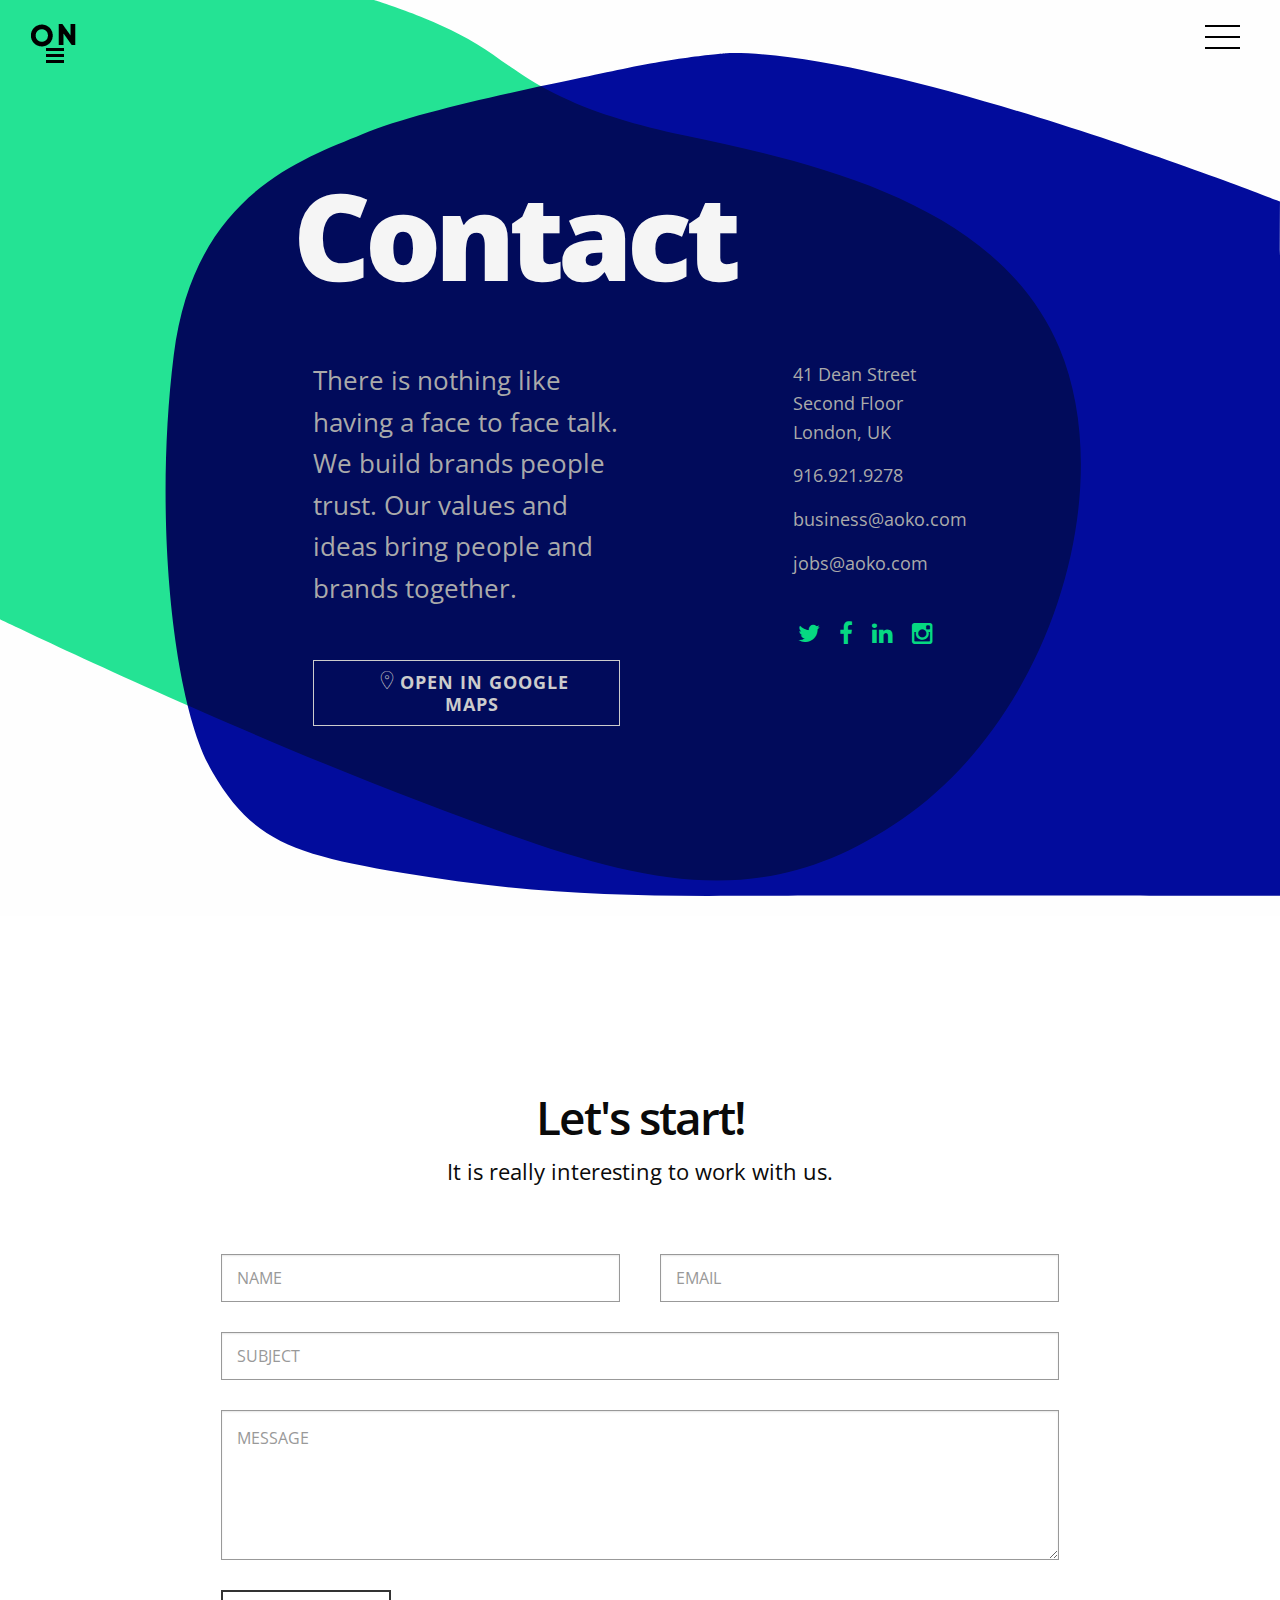
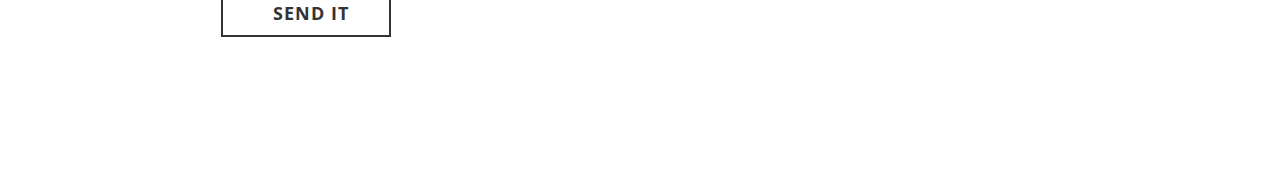
<file: contact.html>
<!DOCTYPE html>
<html lang="en" class="no-js">
  <head>
    <meta charset="utf-8">
    <meta http-equiv="X-UA-Compatible" content="IE=edge">
    <meta name="viewport" content="width=device-width, initial-scale=1, minimum-scale=1, maximum-scale=1">
    <title>OEN</title>
    <link rel="stylesheet" href="static/css/foundation.css">
    <link rel="stylesheet" href="static/css/slick.css">
    <link rel="stylesheet" href="static/css/slick-theme.css">
    <link href="static/css/fontello.css" media="screen" rel="stylesheet" type="text/css" />
    <link href="static/css/font-awesome.css" media="screen" rel="stylesheet" type="text/css" />
    <link rel="stylesheet" href="static/css/linea-styles.css" />
    <link rel="stylesheet" href="static/css/linea-arrows-styles.css" />
    <link rel="stylesheet" href="static/css/app.css">
    <link rel="stylesheet" href="static/css/responsive.css">
    <link href="https://fonts.googleapis.com/css?family=Open+Sans:300,300i,400,400i,600,600i,700,700i,800,800i" rel="stylesheet">
  </head>
  <body>
    <div id="topbar">
      <h1>
        <a href="index.html" id="logo">
          <img src="images/logo.png" alt="" >
        </a>
      </h1>
      <a href="javascript:void(0);" id="menu-toggler">
        <span class="top"></span>
        <span class="middle"></span>
        <span class="bottom"></span>
      </a>
    </div>

    <div id="menu-overlay">
      <div id="menu">
        <ul>
          <li><a href="index.html">Home</a></li>
          <li><a href="works.html">Portfolio</a></li>
          <li><a href="about.html">About</a></li>
          <li><a href="service.html">Service</a></li>
          <li><a href="contact.html">Contact</a></li>
          <li><a href="blog.html">Blog</a></li>
        </ul>
      </div>
    </div>
    <div id="content">
      <div class="page-header header-svg">
        <div class="full no-bg">
          <div class="row">
            <div class="large-8 large-centered columns">
              <h1 class="grey">
                Contact
              </h1>
            </div>
          </div>
          <div class="row">
            <div class="large-8 large-centered columns">
              <div class="large-6 columns">
                <p class="grey">
                  There is nothing like having a face to face talk. We build brands people trust. Our values and ideas bring people and brands together.
                </p>
                <p class="grey">
                  <a class="button boxed grey google-map-button" target="_blank" href="https://www.google.com/maps/dir/Current+Location/120+K+Street+Sacramento+CA+95814"><i class="icon-basic-geolocalize-01"></i>Open in Google Maps</a>
                </p>
              </div>
              <div class="large-6 columns">
                <div class="contact-details wow slideInUp">
                  <p class="grey">
                    41 Dean Street<br />
                    Second Floor<br />
                    London, UK
                  </p>
                  <p class="grey">916.921.9278</p>
                  <p class="grey">
                    <a href="mailto:business@aoko.com" title="business email">business@aoko.com</a>
                  </p>
                  <p class="grey">
                    <a href="mailto:jobs@aoko.com" title="jobs email">jobs@aoko.com</a>
                  </p>
                  <ul class="socials">
                    <li><a href="#"><i class='fa fa-twitter'></i></a></li>
                    <li><a href="#"><i class='fa fa-facebook'></i></a></li>
                    <li><a href="#"><i class='fa fa-linkedin'></i></a></li>
                    <li><a href="#"><i class='fa fa-instagram'></i></a></li>

                  </ul>
                </div>
              </div>

            </div>
          </div>
        </div>


        <svg class="medium-size" preserveAspectRatio="none meet" viewbox="0 0 160 107">
          <path d="M6.2-0.5c0,0,1,0.3,1.7,0.7s1.2,1,3.5,1.4s5.2,1.1,6.2,3.3c1,2.2-0.1,5.8-2.6,7.4s-4.6,1-7.9-0.3S0,9.3,0,9.3
    l0-9.8H6.2z"
                data-mouseover="M46.6,0c0,0,7.4,2.1,12.8,5.2s8.9,7.5,26.1,10.9s39.1,8.4,46.5,25.1s-0.8,43.6-19.6,55.9s-34.4,7.2-59.8-2S0,73.4,0,73.4
  L0,0H46.6z"
                fill="#24e394" />
          <path d="M160,90.8c0,0-9.3-3.5-13.2-3.4c0,0-1.1,0.1-2.6,0.4c-1.5,0.3-4.7,0.9-6.1,1.5c-1.4,0.6-4,1.4-4.5,5
    c-0.5,3.6,0,7.9,0.9,9.5c1,1.6,1.9,1.9,4.6,2.3c2.6,0.4,4.9,0.5,7.9,0.5c3,0,13.1,0,13.1,0L160,90.8z"
                data-mouseover="M160,24.2c0,0-48.5-18.1-69-17.6c0,0-5.9,0.4-13.6,2s-24.2,4.6-31.8,7.6s-21,7.2-23.5,26.2s-0.2,41.2,4.8,49.4
    s10.1,9.8,23.8,12s25.5,2.8,41.2,2.7s68.1,0,68.1,0L160,24.2z"
                fill="#020c9c" />
        </svg>
      </div>
      <div class="full white">
        <div class="row">
          <div class="large-8 large-centered columns">
            <div class="section-title">
              <h2>
                Let's start!
              </h2>
              <p>
                It is really interesting to work with us.
              </p>
            </div>
          </div>
        </div>
        <div class="row">
          <div class="large-10 large-centered columns">
            <div class='form'>
              <form id='contact_form' method='POST' class="blahlab_contact_form">
                <div class="large-6 columns">
                  <input class='required' name='name' placeholder='NAME' type='text'>
                </div>
                <div class="large-6 columns">
                  <input class='required email' name='email' placeholder='EMAIL' type='text'>
                </div>
                <div class="large-12 columns">
                  <input class='required' name='subject' placeholder='SUBJECT' type='text'>
                </div>
                <div class="large-12 columns">
                  <textarea class='required' name='message' placeholder='MESSAGE'></textarea>
                  <input class='button black boxed contact-button' type='submit' value="Send it">
                  <p class='thanks hide'>
                    Thanks for contacting us, we'll be in touch soon!
                  </p>
                </div>
              </form>
            </div>
          </div>
        </div>

      </div>

    </div>


    <script type="text/javascript" src="js/snap.svg.js"></script>
    <script type="text/javascript" src="bower_components/jquery/dist/jquery.min.js"></script>
    <script type="text/javascript" src="bower_components/what-input/dist/what-input.min.js"></script>
    <script type="text/javascript" src="bower_components/foundation-sites/dist/js/foundation.min.js"></script>
    <script src="js/slick.min.js" type="text/javascript"></script>
    <script src="js/jquery.validate.js"></script>
    <script type="text/javascript" src="js/app.js"></script>

  </body>
</html>
</file>
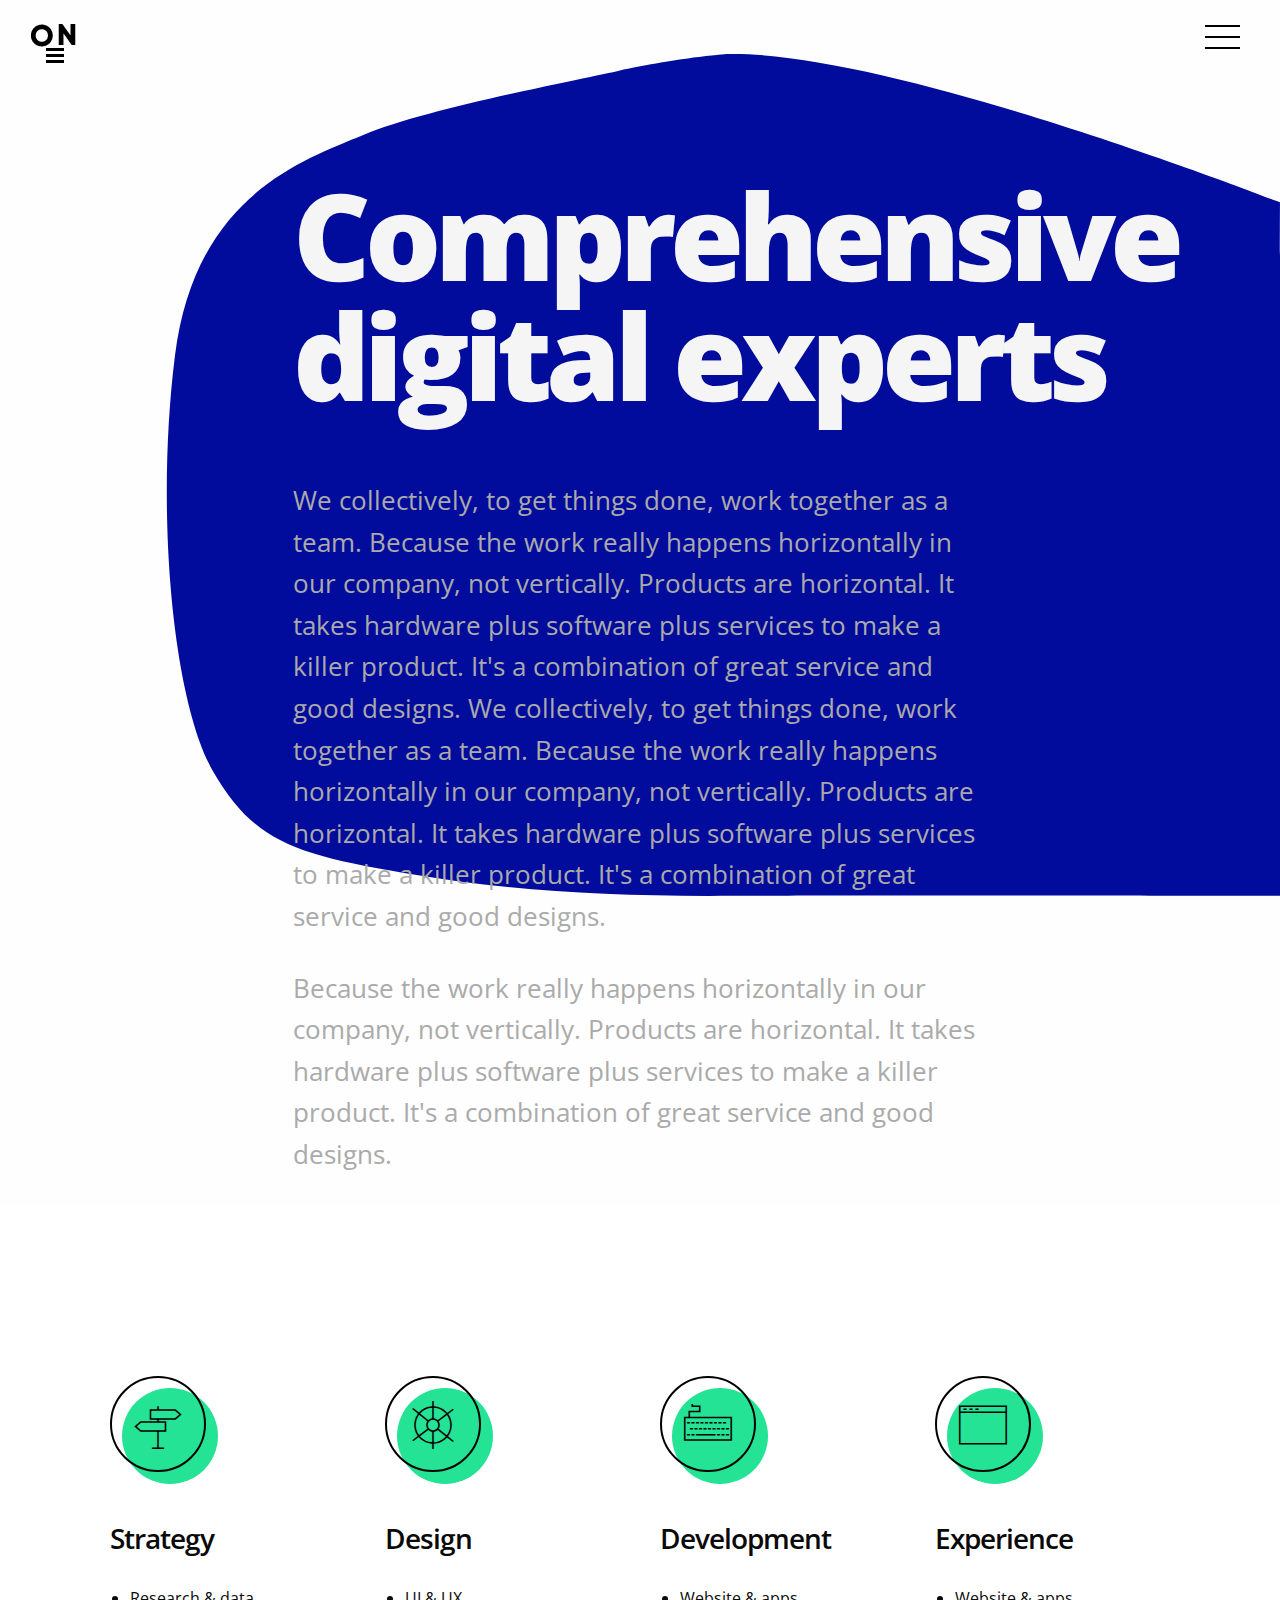
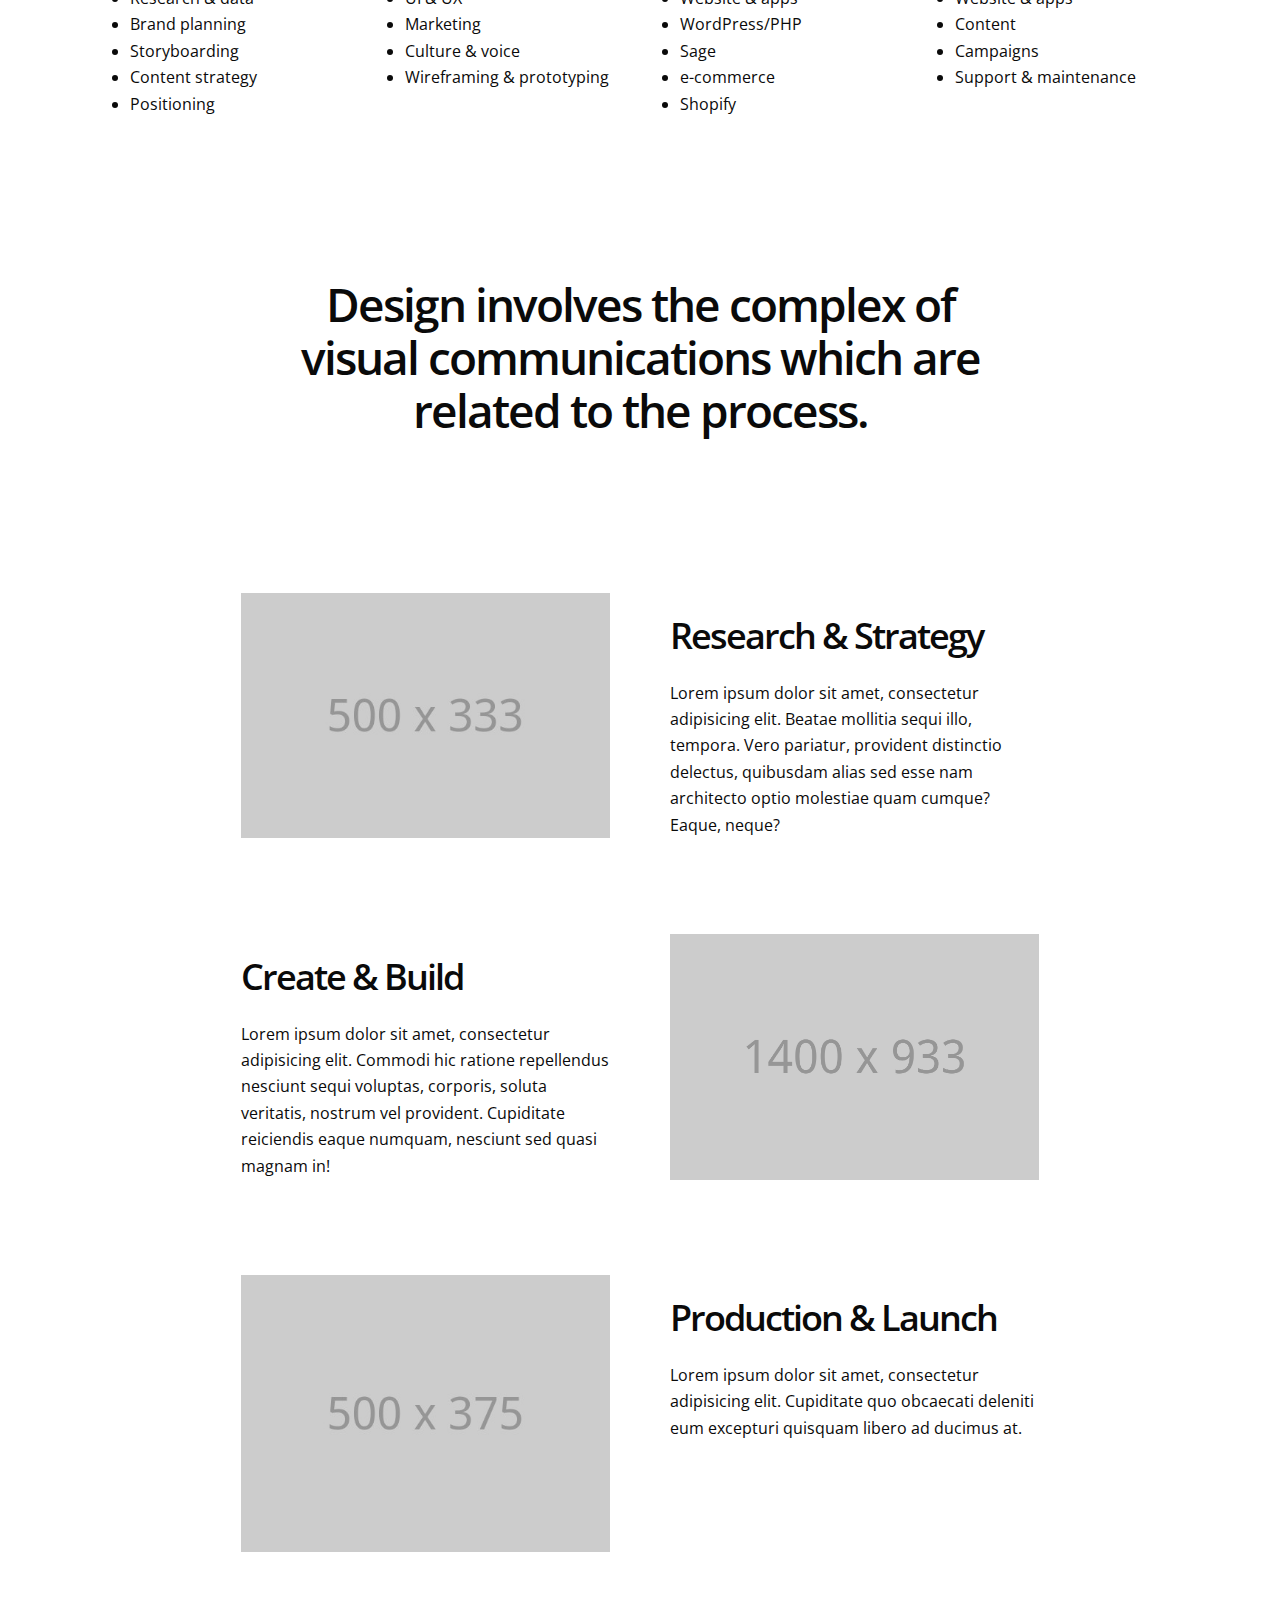
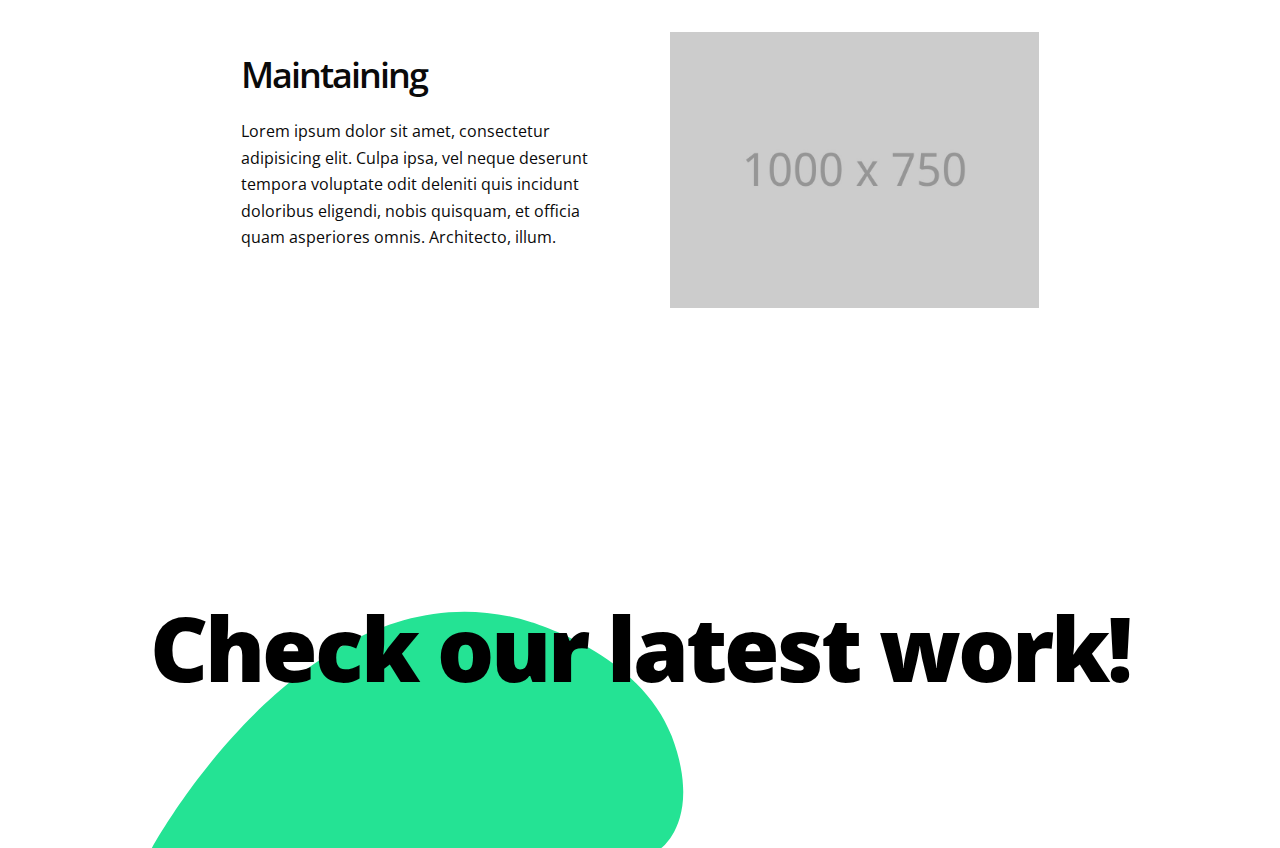
<file: service.html>
<!DOCTYPE html>
<html lang="en" class="no-js">
  <head>
    <meta charset="utf-8">
    <meta http-equiv="X-UA-Compatible" content="IE=edge">
    <meta name="viewport" content="width=device-width, initial-scale=1, minimum-scale=1, maximum-scale=1">
    <title>OEN</title>
    <link rel="stylesheet" href="static/css/foundation.css">
    <link rel="stylesheet" href="static/css/slick.css">
    <link rel="stylesheet" href="static/css/slick-theme.css">
    <link href="static/css/fontello.css" media="screen" rel="stylesheet" type="text/css" />
    <link href="static/css/font-awesome.css" media="screen" rel="stylesheet" type="text/css" />
    <link rel="stylesheet" href="static/css/linea-styles.css" />
    <link rel="stylesheet" href="static/css/linea-arrows-styles.css" />
    <link rel="stylesheet" href="static/css/app.css">
    <link rel="stylesheet" href="static/css/responsive.css">
    <link href="https://fonts.googleapis.com/css?family=Open+Sans:300,300i,400,400i,600,600i,700,700i,800,800i" rel="stylesheet">
  </head>
  <body>
    <div id="topbar">
      <h1>
        <a href="index.html" id="logo">
          <img src="images/logo.png" alt="" >
        </a>
      </h1>
      <a href="javascript:void(0);" id="menu-toggler">
        <span class="top"></span>
        <span class="middle"></span>
        <span class="bottom"></span>
      </a>
    </div>

    <div id="menu-overlay">
      <div id="menu">
        <ul>
          <li><a href="index.html">Home</a></li>
          <li><a href="works.html">Portfolio</a></li>
          <li><a href="about.html">About</a></li>
          <li><a href="service.html">Service</a></li>
          <li><a href="contact.html">Contact</a></li>
          <li><a href="blog.html">Blog</a></li>
        </ul>
      </div>
    </div>
    <div id="content">
      <div class="page-header header-svg">
        <div class="full no-bg no-bottom">
          <div class="row">
            <div class="large-8 large-centered columns">
              <h1 class="grey">
                Comprehensive<br > digital experts
              </h1>
            </div>
          </div>
          <div class="row">
            <div class="large-8 large-centered columns">
              <p class="grey">
                We collectively, to get things done, work together as a team. Because the work really happens horizontally in our company, not vertically. Products are horizontal. It takes hardware plus software plus services to make a killer product. It's a combination of great service and good designs.
                We collectively, to get things done, work together as a team. Because the work really happens horizontally in our company, not vertically. Products are horizontal. It takes hardware plus software plus services to make a killer product. It's a combination of great service and good designs.
              </p>
              <p class="grey">
                 Because the work really happens horizontally in our company, not vertically. Products are horizontal. It takes hardware plus software plus services to make a killer product. It's a combination of great service and good designs.
              </p>

            </div>
          </div>
        </div>



        <svg class="medium-size" preserveAspectRatio="none meet" viewbox="0 0 160 107">
          <path d="M160,90.8c0,0-9.3-3.5-13.2-3.4c0,0-1.1,0.1-2.6,0.4c-1.5,0.3-4.7,0.9-6.1,1.5c-1.4,0.6-4,1.4-4.5,5
    c-0.5,3.6,0,7.9,0.9,9.5c1,1.6,1.9,1.9,4.6,2.3c2.6,0.4,4.9,0.5,7.9,0.5c3,0,13.1,0,13.1,0L160,90.8z"
                data-mouseover="M160,24.2c0,0-48.5-18.1-69-17.6c0,0-5.9,0.4-13.6,2s-24.2,4.6-31.8,7.6s-21,7.2-23.5,26.2s-0.2,41.2,4.8,49.4
    s10.1,9.8,23.8,12s25.5,2.8,41.2,2.7s68.1,0,68.1,0L160,24.2z"
                fill="#020c9c" />
        </svg>
      </div>
      <div class="full white">
        <div class="large-3 medium-6 columns">
          <div class="icon-text">
            <span class="icon-bg"><i class="icon-basic-signs"></i></span>
            <h3>Strategy</h3>
            <ul>
              <li>Research & data</li>
              <li>Brand planning</li>
              <li>Storyboarding</li>
              <li>Content strategy</li>
              <li>Positioning</li>
            </ul>
          </div>
        </div>
        <div class="large-3 medium-6 columns">
          <div class="icon-text">
            <span class="icon-bg"><i class="icon-basic-helm"></i></span>
            <h3>Design</h3>
            <ul>
              <li>UI & UX</li>
              <li>Marketing</li>
              <li>Culture & voice</li>
              <li>Wireframing & prototyping</li>
            </ul>
          </div>
        </div>
        <div class="large-3 medium-6 columns">
          <div class="icon-text">
            <span class="icon-bg"><i class="icon-basic-keyboard"></i></span>
            <h3>Development</h3>
            <ul>
              <li>Website & apps</li>
              <li>WordPress/PHP</li>
              <li>Sage</li>
              <li>e-commerce</li>
              <li>Shopify</li>
            </ul>
          </div>
        </div>
        <div class="large-3 medium-6 columns">
          <div class="icon-text">
            <span class="icon-bg"><i class="icon-basic-webpage"></i></span>
            <h3>Experience</h3>
            <ul>
              <li>Website & apps</li>
              <li>Content</li>
              <li>Campaigns</li>
              <li>Support & maintenance</li>
            </ul>
          </div>
        </div>
      </div>
      <div class="full no-top white">
        <div class="row">
          <div class="large-8 large-centered columns">
            <div class="section-title no-bottom">
              <h2>
                Design involves the complex of visual communications which are related to the process.
              </h2>
              <p>
              </p>
            </div>
          </div>
        </div>
      </div>
      <div class="full no-top white">

        <div class="image-text">
          <div class="row">
            <div class="large-10 large-centered columns">
              <div class="large-6 columns">
                <img src="images/@stock/process-2.jpg" alt="">
              </div>
              <div class="large-6 columns">
                <h3>Research & Strategy</h3>
                <p>
                  Lorem ipsum dolor sit amet, consectetur adipisicing elit. Beatae mollitia sequi illo, tempora. Vero pariatur, provident distinctio delectus, quibusdam alias sed esse nam architecto optio molestiae quam cumque? Eaque, neque?
                </p>
              </div>
            </div>

          </div>
        </div>
        <div class="image-text">
          <div class="row">
            <div class="large-10 large-centered columns">
              <div class="large-6 columns">
                <h3>Create & Build</h3>
                <p>
                  Lorem ipsum dolor sit amet, consectetur adipisicing elit. Commodi hic ratione repellendus nesciunt sequi voluptas, corporis, soluta veritatis, nostrum vel provident. Cupiditate reiciendis eaque numquam, nesciunt sed quasi magnam in!
                </p>

              </div>
              <div class="large-6 columns">
                <img class="alignRight"  src="images/@stock/office-3.jpg" alt="">
              </div>
            </div>

          </div>
        </div>
        <div class="image-text">
          <div class="row">
            <div class="large-10 large-centered columns">
              <div class="large-6 columns">
                <img src="images/@stock/process-3.jpg" alt="">
              </div>
              <div class="large-6 columns">
                <h3>Production & Launch</h3>
                <p>
                  Lorem ipsum dolor sit amet, consectetur adipisicing elit. Cupiditate quo obcaecati deleniti eum excepturi quisquam libero ad ducimus at.
                </p>

              </div>
            </div>

          </div>
        </div>
        <div class="image-text">
          <div class="row">
            <div class="large-10 large-centered columns">
              <div class="large-6 columns">
                <h3>Maintaining</h3>
                <p>
                  Lorem ipsum dolor sit amet, consectetur adipisicing elit. Culpa ipsa, vel neque deserunt tempora voluptate odit deleniti quis incidunt doloribus eligendi, nobis quisquam, et officia quam asperiores omnis. Architecto, illum.
                </p>

              </div>
              <div class="large-6 columns">
                <img class="alignRight"  src="images/@stock/process-4.jpg" alt="">
              </div>
            </div>

          </div>
        </div>
      </div>
      <div class="new-footer full white">
        <h1>
          <a href="works.html">
            Check our latest work!
          </a>
        </h1>
        <svg preserveAspectRatio="none meet" viewbox="0 0 400 100">
          <path d="M47.5,100c0,0,50.1-73.9,118.8-56.4c0,0,33.9,7.9,43.6,28.4c9.7,20.5-3.2,28-3.2,28H47.5z"
                data-mouseout="M47.5,100c0,0,50.1-73.9,118.8-56.4c0,0,33.9,7.9,43.6,28.4c9.7,20.5-3.2,28-3.2,28H47.5z"
                data-mouseover="M-163,100c0,0,195.3-290.1,462.9-221.5c0,0,132,31.1,170,111.4S457.2,100,457.2,100H-163z"
                fill="#24e394" />
        </svg>
      </div>
    </div>


    <script type="text/javascript" src="js/snap.svg.js"></script>
    <script type="text/javascript" src="bower_components/jquery/dist/jquery.min.js"></script>
    <script type="text/javascript" src="bower_components/what-input/dist/what-input.min.js"></script>
    <script type="text/javascript" src="bower_components/foundation-sites/dist/js/foundation.min.js"></script>
    <script src="js/slick.min.js" type="text/javascript"></script>
    <script type="text/javascript" src="js/app.js"></script>

  </body>
</html>                                                                                                                                                                                                                                                                                                                                                                                                                                                                                                                                                                                                                                                                                                                                                                                                                                                                                                                                                                                                                                                                                                                                                                                                                                                                                                                                                                                               
</file>
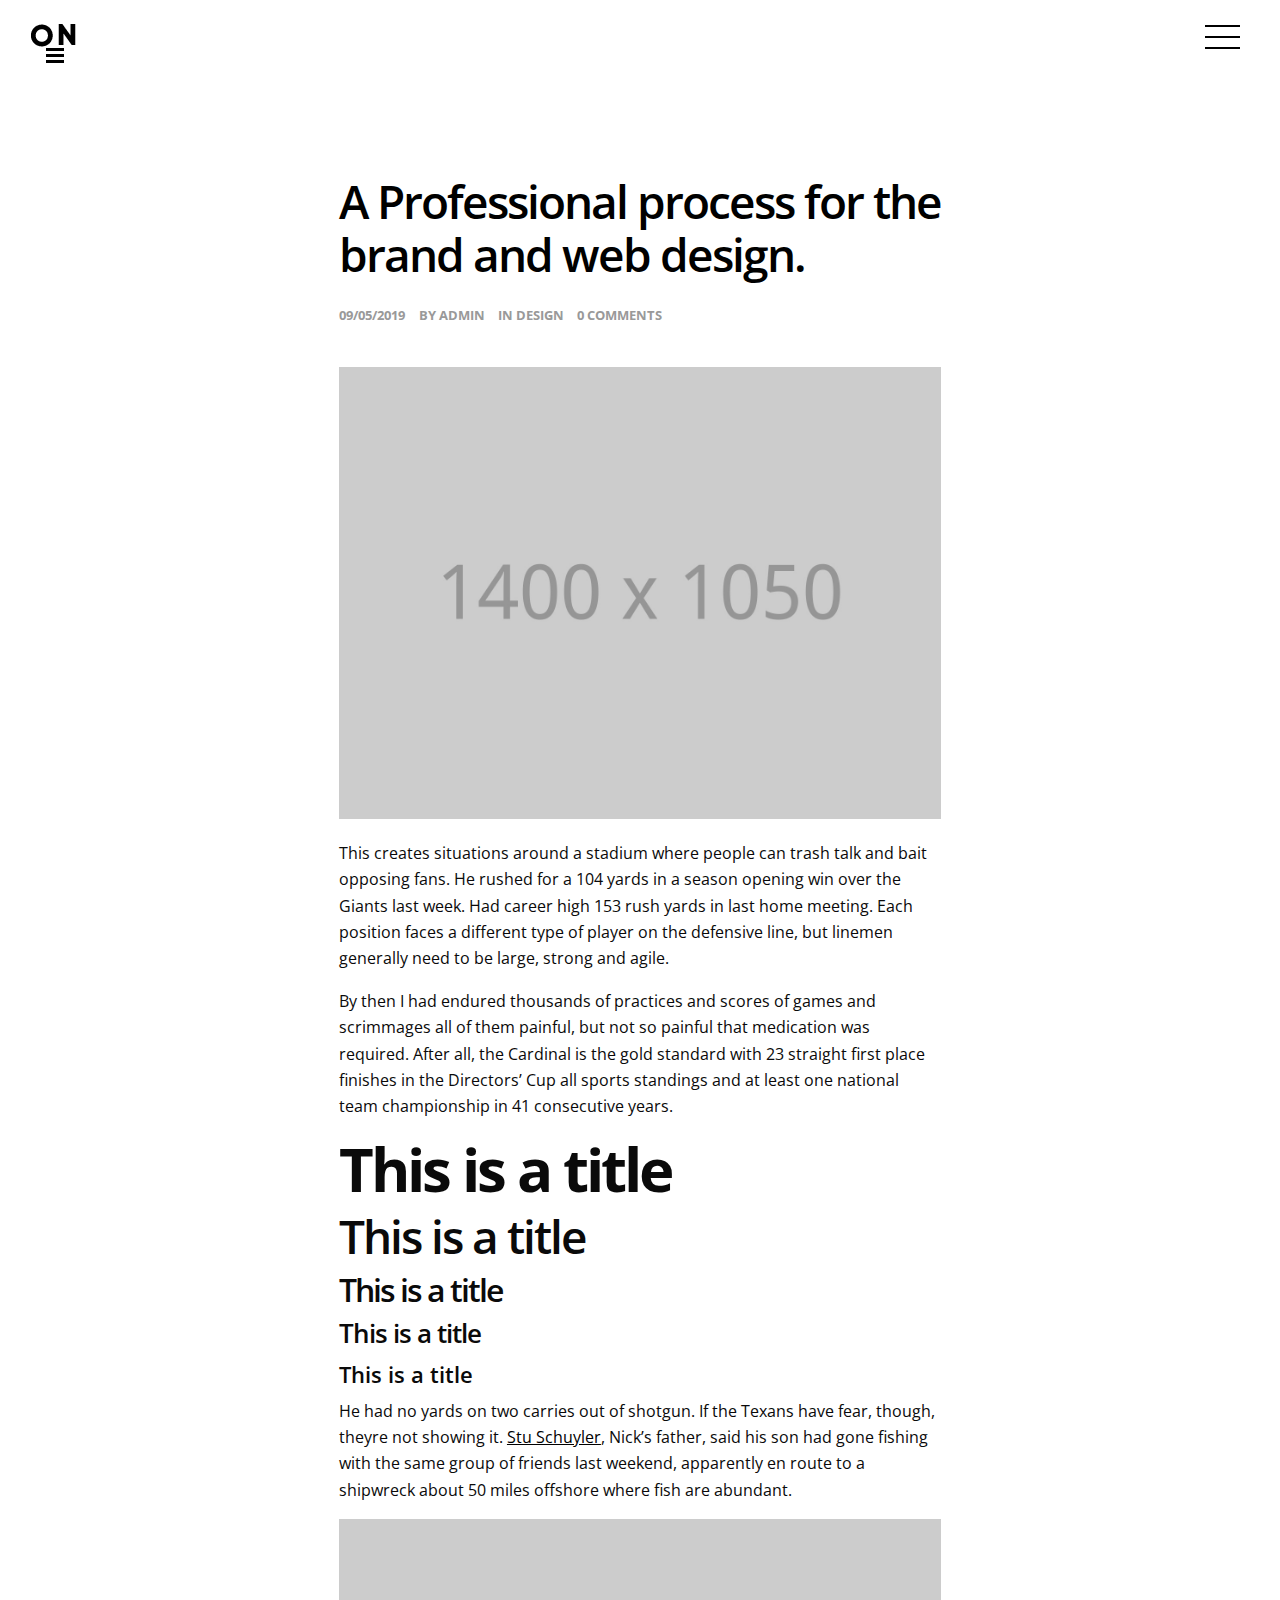
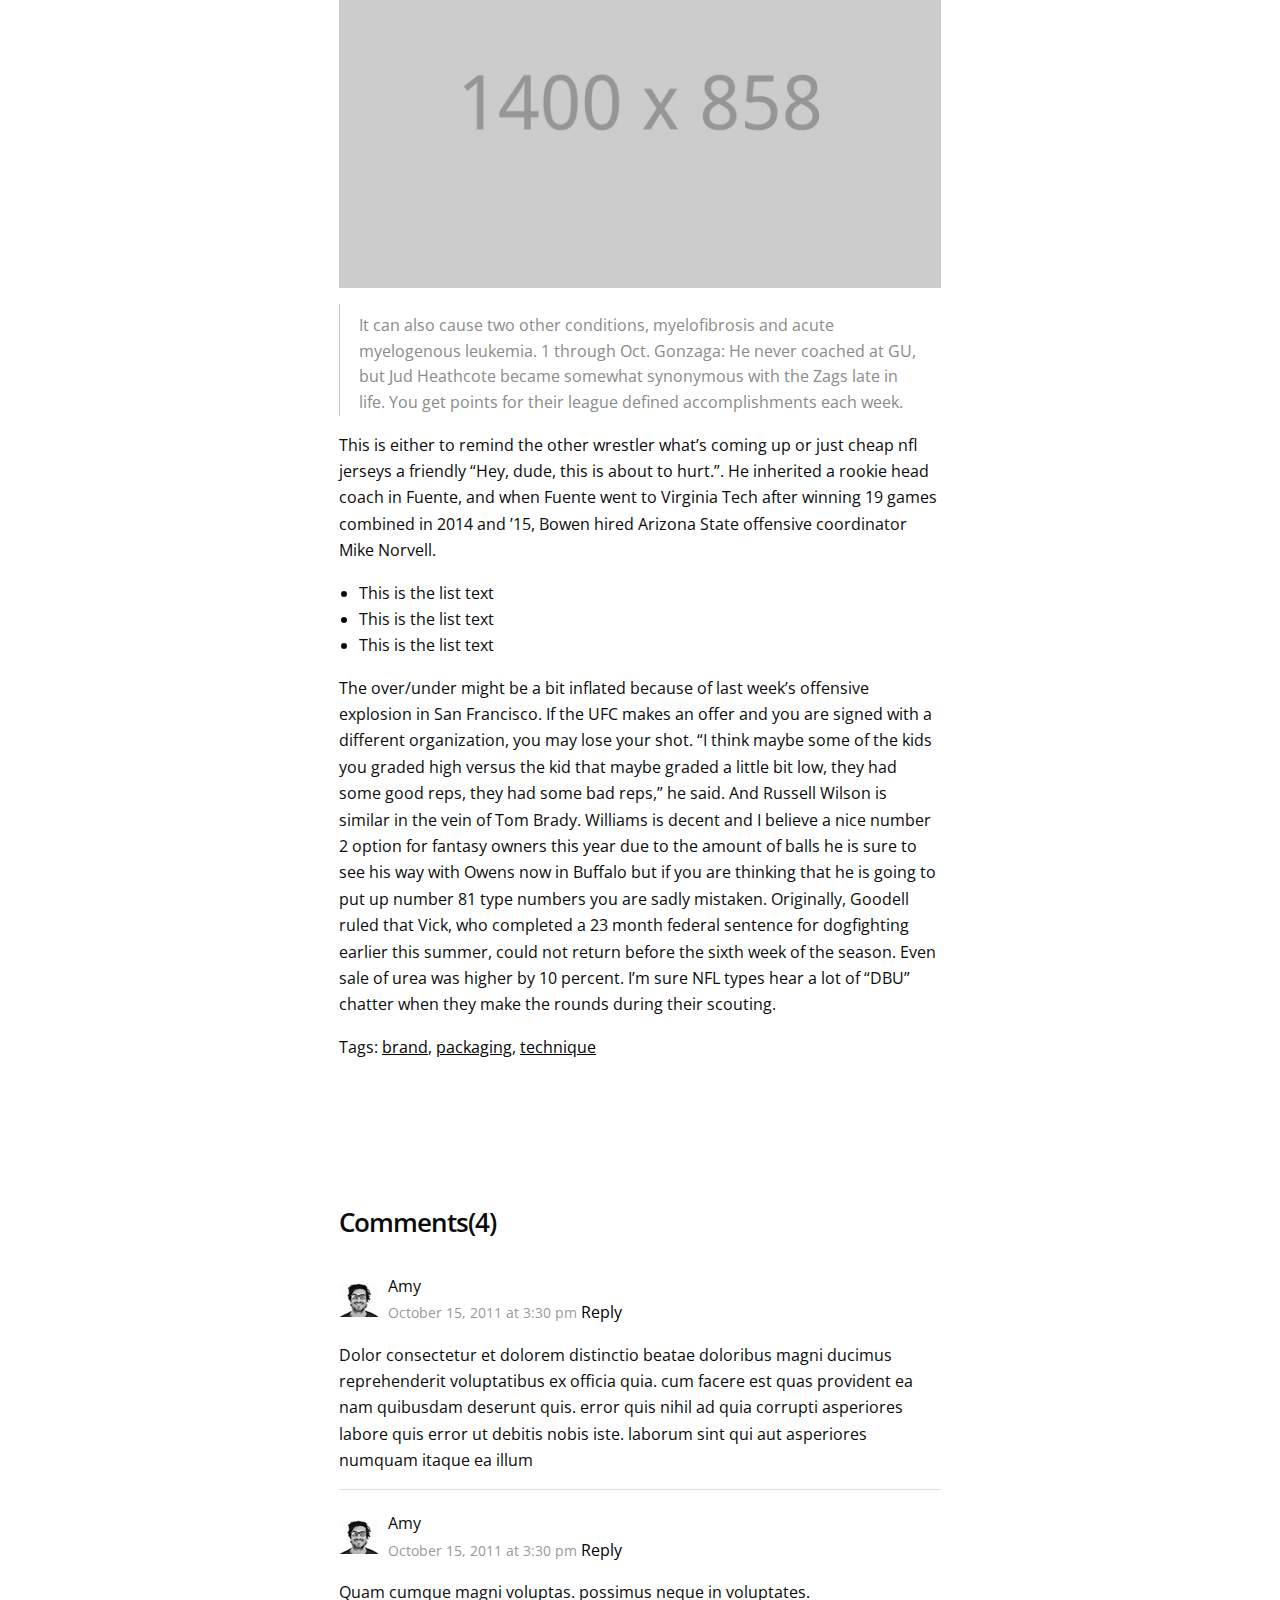
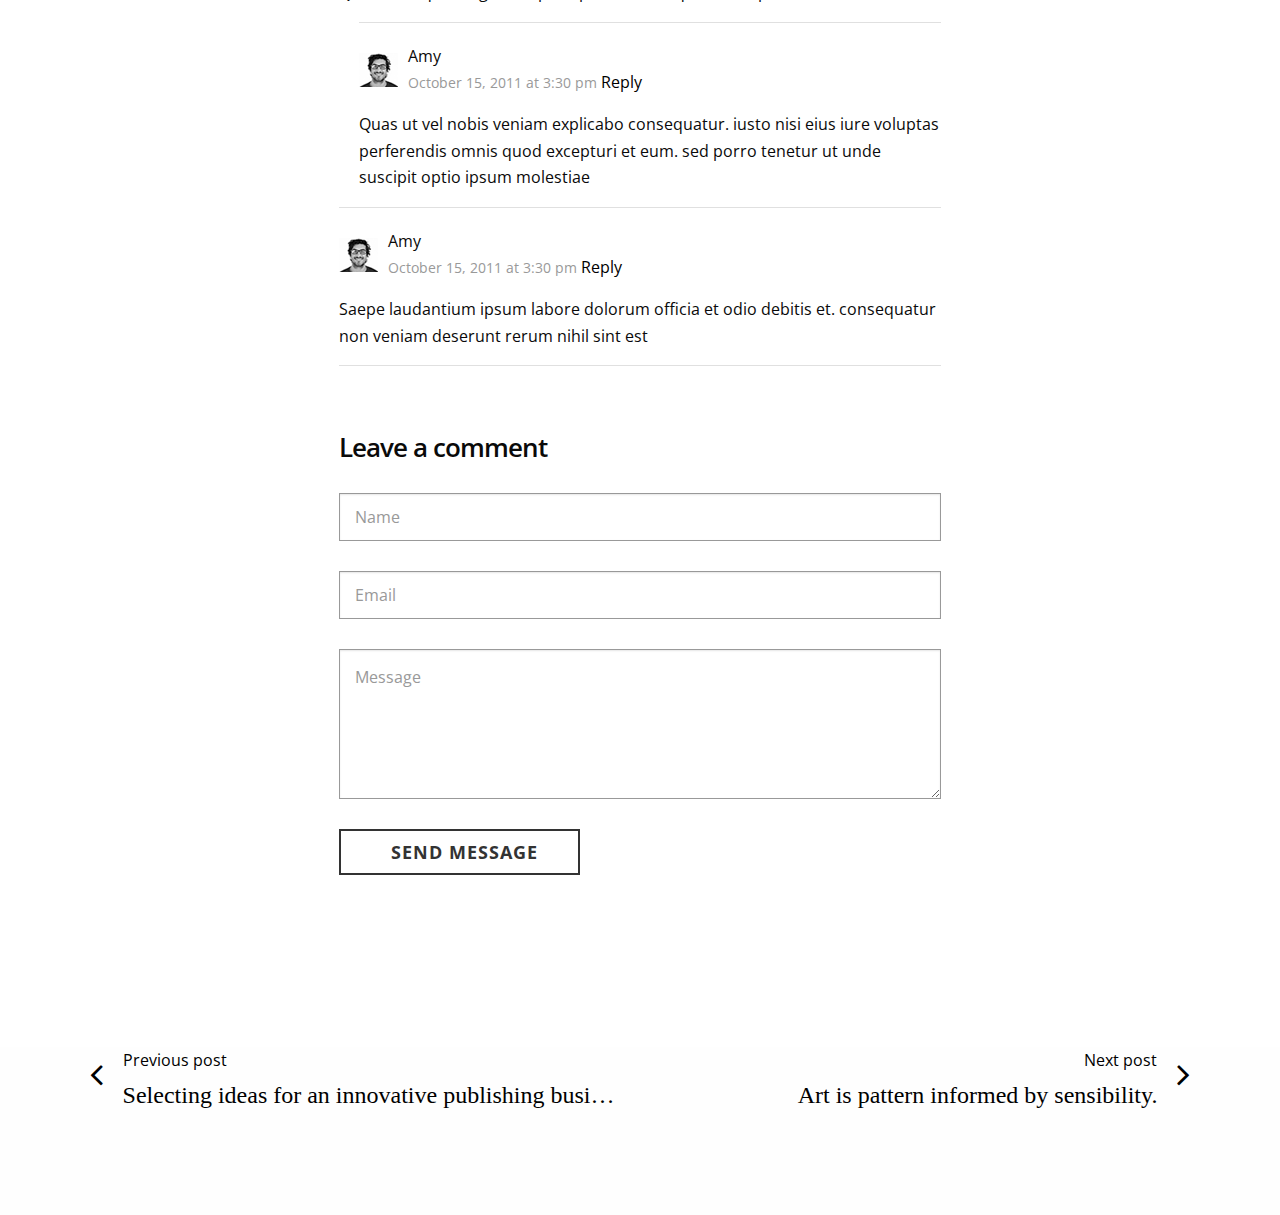
<file: single.html>
<!DOCTYPE html>
<html lang="en" class="no-js">
  <head>
    <meta charset="utf-8">
    <meta http-equiv="X-UA-Compatible" content="IE=edge">
    <meta name="viewport" content="width=device-width, initial-scale=1, minimum-scale=1, maximum-scale=1">
    <title>OEN</title>
    <link rel="stylesheet" href="static/css/foundation.css">
    <link rel="stylesheet" href="static/css/slick.css">
    <link rel="stylesheet" href="static/css/slick-theme.css">
    <link href="static/css/fontello.css" media="screen" rel="stylesheet" type="text/css" />
    <link href="static/css/font-awesome.css" media="screen" rel="stylesheet" type="text/css" />
    <link rel="stylesheet" href="static/css/linea-styles.css" />
    <link rel="stylesheet" href="static/css/linea-arrows-styles.css" />
    <link rel="stylesheet" href="static/css/app.css">
    <link rel="stylesheet" href="static/css/responsive.css">
    <link href="https://fonts.googleapis.com/css?family=Open+Sans:300,300i,400,400i,600,600i,700,700i,800,800i" rel="stylesheet">
  </head>
  <body class="single">
    <div id="topbar">
      <h1>
        <a href="index.html" id="logo">
          <img src="images/logo.png" alt="" >
        </a>
      </h1>
      <a href="javascript:void(0);" id="menu-toggler">
        <span class="top"></span>
        <span class="middle"></span>
        <span class="bottom"></span>
      </a>
    </div>

    <div id="menu-overlay">
      <div id="menu">
        <ul>
          <li><a href="index.html">Home</a></li>
          <li><a href="works.html">Portfolio</a></li>
          <li><a href="about.html">About</a></li>
          <li><a href="service.html">Service</a></li>
          <li><a href="contact.html">Contact</a></li>
          <li><a href="blog.html">Blog</a></li>
        </ul>
      </div>
    </div>
    <div id="content">
      <div class="full white">
        <div class="post">
          <div class="row">
            <div class="large-7 large-centered columns">
              <div class="post-desc">
                <h2><a href="single.html">A Professional process for the brand and web design.</a></h2>
                <p class="info-others">
                  <span>09/05/2019</span>
                  <span>
                    by
                    <a href="#">admin</a>
                  </span>
                  <span>
                    In <a href="#" rel="category tag">Design</a>
                  </span>
                  <span>
                    <a href="#">0 Comments</a>
                  </span>
                </p>
                <img src="images/@stock/blog-2.jpg" alt="">


              </div>
            </div>
          </div>

        </div>
        <div class="post-content">
          <div class="row">
              <div class="large-7 large-centered columns">
                <p class="post-intro">
                  This creates situations around a stadium where people can trash talk and bait opposing fans. He rushed for a 104 yards in a season opening win over the Giants last week. Had career high 153 rush yards in last home meeting. Each position faces a different type of player on the defensive line, but linemen generally need to be large, strong and agile.
                </p>
                <p>
                  By then I had endured thousands of practices and scores of games and scrimmages all of them painful, but not so painful that medication was required. After all, the Cardinal is the gold standard with 23 straight first place finishes in the Directors’ Cup all sports standings and at least one national team championship in 41 consecutive years.
                </p>
                <h1>This is a title</h1>
                <h2>This is a title</h2>
                <h3>This is a title</h3>
                <h4>This is a title</h4>
                <h5>This is a title</h5>
                <p>
                  He had no yards on two carries out of shotgun. If the Texans have fear, though, theyre not showing it. <a href="#">Stu Schuyler</a>, Nick’s father, said his son had gone fishing with the same group of friends last weekend, apparently en route to a shipwreck about 50 miles offshore where fish are abundant.
                </p>
                <p>
                  <img src="images/@stock/blog-3.jpg" alt="">
                </p>
                <blockquote>
                  It can also cause two other conditions, myelofibrosis and acute myelogenous leukemia. 1 through Oct. Gonzaga: He never coached at GU, but Jud Heathcote became somewhat synonymous with the Zags late in life. You get points for their league defined accomplishments each week.
                </blockquote>
                <p>
                  This is either to remind the other wrestler what’s coming up or just cheap nfl jerseys a friendly “Hey, dude, this is about to hurt.”. He inherited a rookie head coach in Fuente, and when Fuente went to Virginia Tech after winning 19 games combined in 2014 and ’15, Bowen hired Arizona State offensive coordinator Mike Norvell.
                </p>
                <ul>
                  <li>
                    This is the list text
                  </li>
                  <li>
                    This is the list text
                  </li>
                  <li>
                    This is the list text
                  </li>
                </ul>
                <p>
                  The over/under might be a bit inflated because of last week’s offensive explosion in San Francisco. If the UFC makes an offer and you are signed with a different organization, you may lose your shot. “I think maybe some of the kids you graded high versus the kid that maybe graded a little bit low, they had some good reps, they had some bad reps,” he said.

                  And Russell Wilson is similar in the vein of Tom Brady. Williams is decent and I believe a nice number 2 option for fantasy owners this year due to the amount of balls he is sure to see his way with Owens now in Buffalo but if you are thinking that he is going to put up number 81 type numbers you are sadly mistaken.

                  Originally, Goodell ruled that Vick, who completed a 23 month federal sentence for dogfighting earlier this summer, could not return before the sixth week of the season. Even sale of urea was higher by 10 percent. I’m sure NFL types hear a lot of “DBU” chatter when they make the rounds during their scouting.
                </p>
                <div class="tags">
                    Tags: <a href="#">brand</a>, <a href="#">packaging</a>, <a href="#">technique</a>
                </div>

              </div>
          </div>
        </div>
      </div>
      <div class="full no-top white">
        <div class="row">
          <div class="large-7 large-centered columns">
            <h4>
              Comments(4)
            </h4>
          </div>
        </div>
        <div class="row">
          <div class="large-7 large-centered columns">
            <div class='comments-wrapper'>
              <a href="#comments"></a>
              <ul class='comments'>
                <li>
                  <div class='meta'>
                    <p class='avatar'>
                      <img width="39" height="39" alt="" src="images/avatar.png" />
                    </p>
                    <p class='info'>
                      <span class='name'>Amy</span>
                      <span class='datetime'>October 15, 2011 at 3:30 pm</span>
                      <a href='#comment-form'>Reply</a>
                    </p>
                  </div>
                  <p>
                    Dolor consectetur et dolorem distinctio beatae doloribus magni ducimus reprehenderit voluptatibus ex officia quia. cum facere est quas provident ea nam quibusdam deserunt quis. error quis nihil ad quia corrupti asperiores labore quis error ut debitis nobis iste. laborum sint qui aut asperiores numquam itaque ea illum
                  </p>
                </li>
                <li>
                  <div class='meta'>
                    <p class='avatar'>
                      <img width="39" height="39" alt="" src="images/avatar.png" />
                    </p>
                    <p class='info'>
                      <span class='name'>Amy</span>
                      <span class='datetime'>October 15, 2011 at 3:30 pm</span>
                      <a href='#comment-form'>Reply</a>
                    </p>
                  </div>
                  <p>Quam cumque magni voluptas. possimus neque in voluptates.</p>
                  <ul class='children'>
                    <li>
                      <div class='meta'>
                        <p class='avatar'>
                          <img width="39" height="39" alt="" src="images/avatar.png" />
                        </p>
                        <p class='info'>
                          <span class='name'>Amy</span>
                          <span class='datetime'>October 15, 2011 at 3:30 pm</span>
                          <a href='#comment-form'>Reply</a>
                        </p>
                      </div>
                      <p>Quas ut vel nobis veniam explicabo consequatur. iusto nisi eius iure voluptas perferendis omnis quod excepturi et eum. sed porro tenetur ut unde suscipit optio ipsum molestiae</p>
                    </li>
                  </ul>
                </li>
                <li>
                  <div class='meta'>
                    <p class='avatar'>
                      <img width="39" height="39" alt="" src="images/avatar.png" />
                    </p>
                    <p class='info'>
                      <span class='name'>Amy</span>
                      <span class='datetime'>October 15, 2011 at 3:30 pm</span>
                      <a href='#comment-form'>Reply</a>
                    </p>
                  </div>
                  <p>Saepe laudantium ipsum labore dolorum officia et odio debitis et. consequatur non veniam deserunt rerum nihil sint est</p>
                </li>
              </ul>
            </div>
          </div>
        </div>
        <div class="row">
          <div class="large-7 large-centered columns">
            <h4>
              Leave a comment
            </h4>
          </div>
        </div>
        <div class="row">
          <div class="large-7 large-centered columns">
            <div class='spacing'></div>
            <div id='comments-form'>
              <form class="dark" accept-charset='UTF-8' action='#' method='post'>
                <p class='name'>
                  <input class='input-text required' id='name' name='name' type='text' placeholder='Name'>
                </p>
                <p class='email'>
                  <input class='input-text required' id='email' name='email' type='text' placeholder='Email'>
                </p>
                <p class='message'>
                  <textarea class='required' id='message' name='message' placeholder='Message'></textarea>
                </p>
                <p>
                  <input class='button boxed black' type='submit' value='Send Message'>
                </p>
              </form>
            </div>
          </div>
        </div>
      </div>

      <nav class='wrapper'>
        <div class="small-6 columns">
        <a class="previous" href='#previous'>
          <i class='fa fa-angle-left'></i>
          <span class="sub-title">Previous post</span>
          <span class="title">Selecting ideas for an innovative publishing business.</span>
        </a>
        </div>
        <div class="small-6 columns">
        <a class="next" href='#next'>
          <i class='fa fa-angle-right'></i>
          <span class="sub-title">Next post</span>
          <span class="title">Art is pattern informed by sensibility.</span>
        </a>
        </div>
      </nav>
    </div>



    <script type="text/javascript" src="js/snap.svg.js"></script>
    <script type="text/javascript" src="bower_components/jquery/dist/jquery.min.js"></script>
    <script type="text/javascript" src="bower_components/what-input/dist/what-input.min.js"></script>
    <script type="text/javascript" src="bower_components/foundation-sites/dist/js/foundation.min.js"></script>
    <script src="js/slick.min.js" type="text/javascript"></script>
    <script type="text/javascript" src="js/app.js"></script>

  </body>
</html>       
</file>
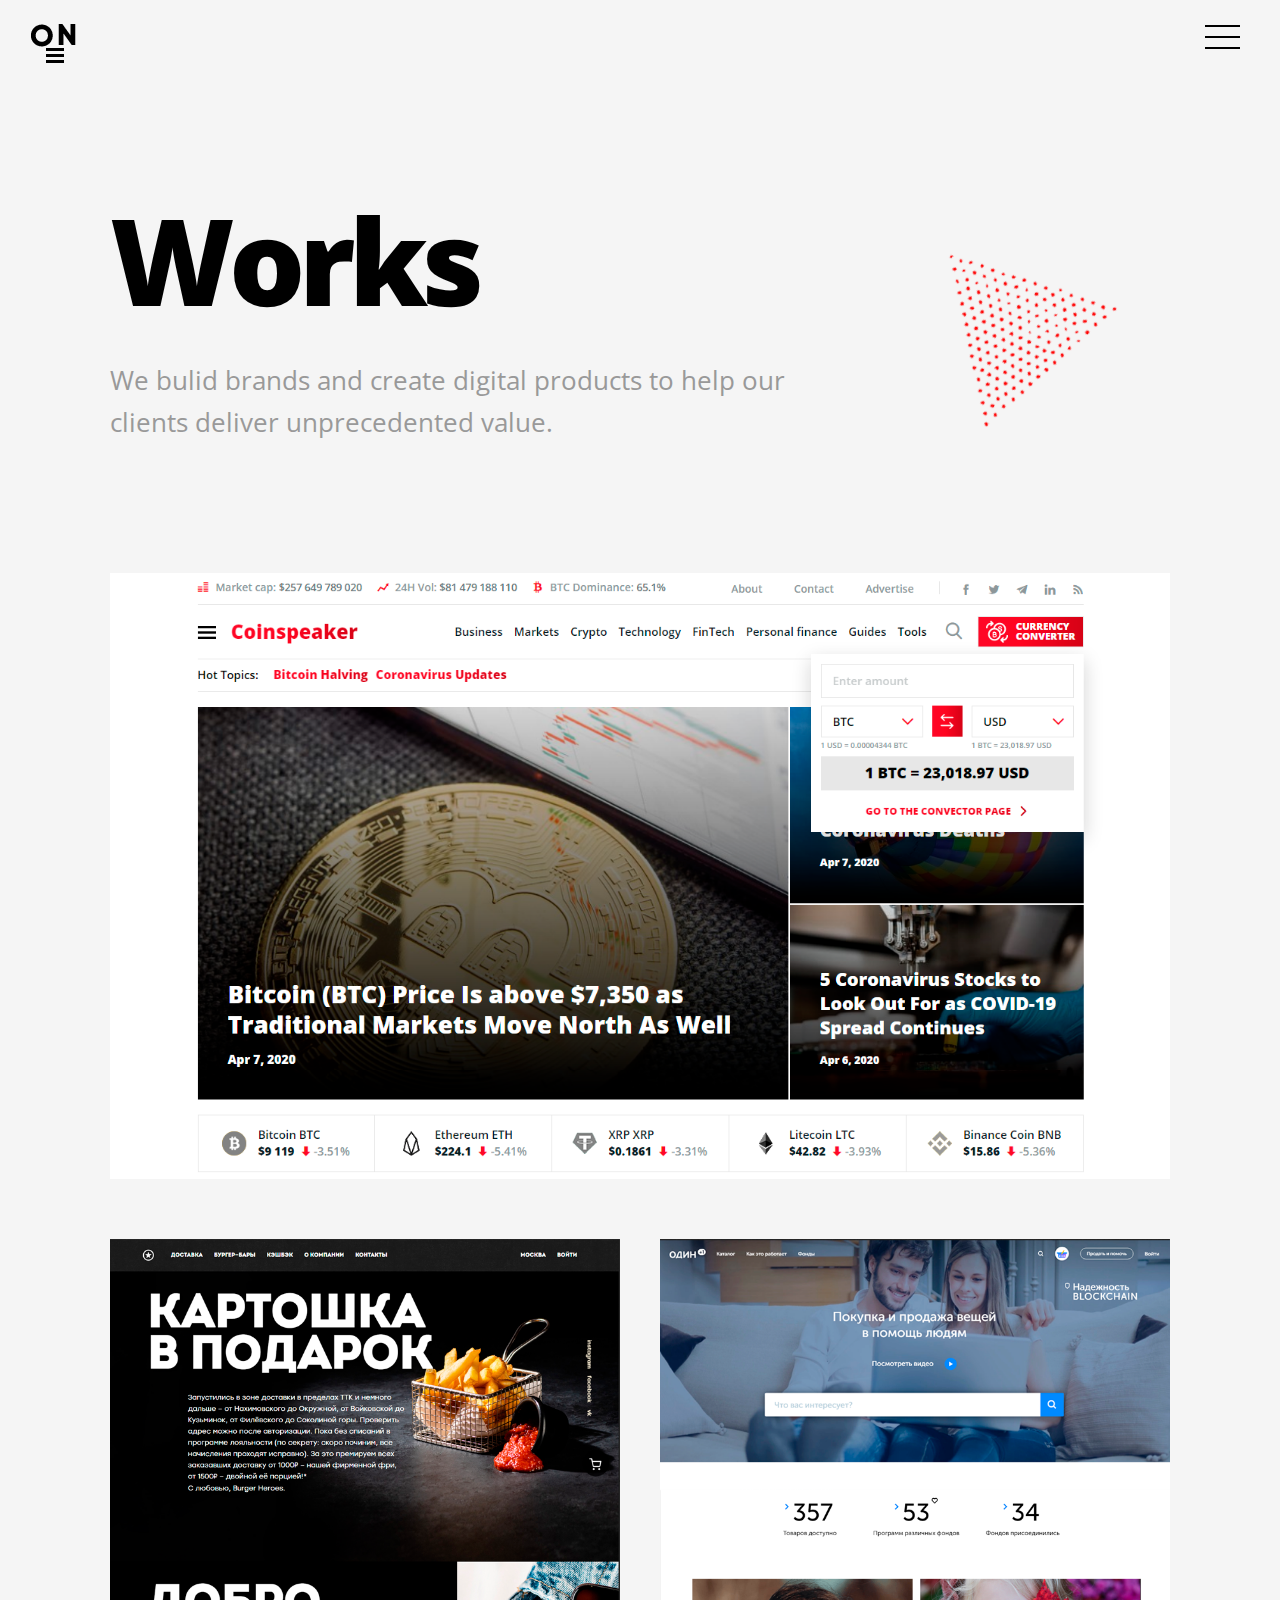
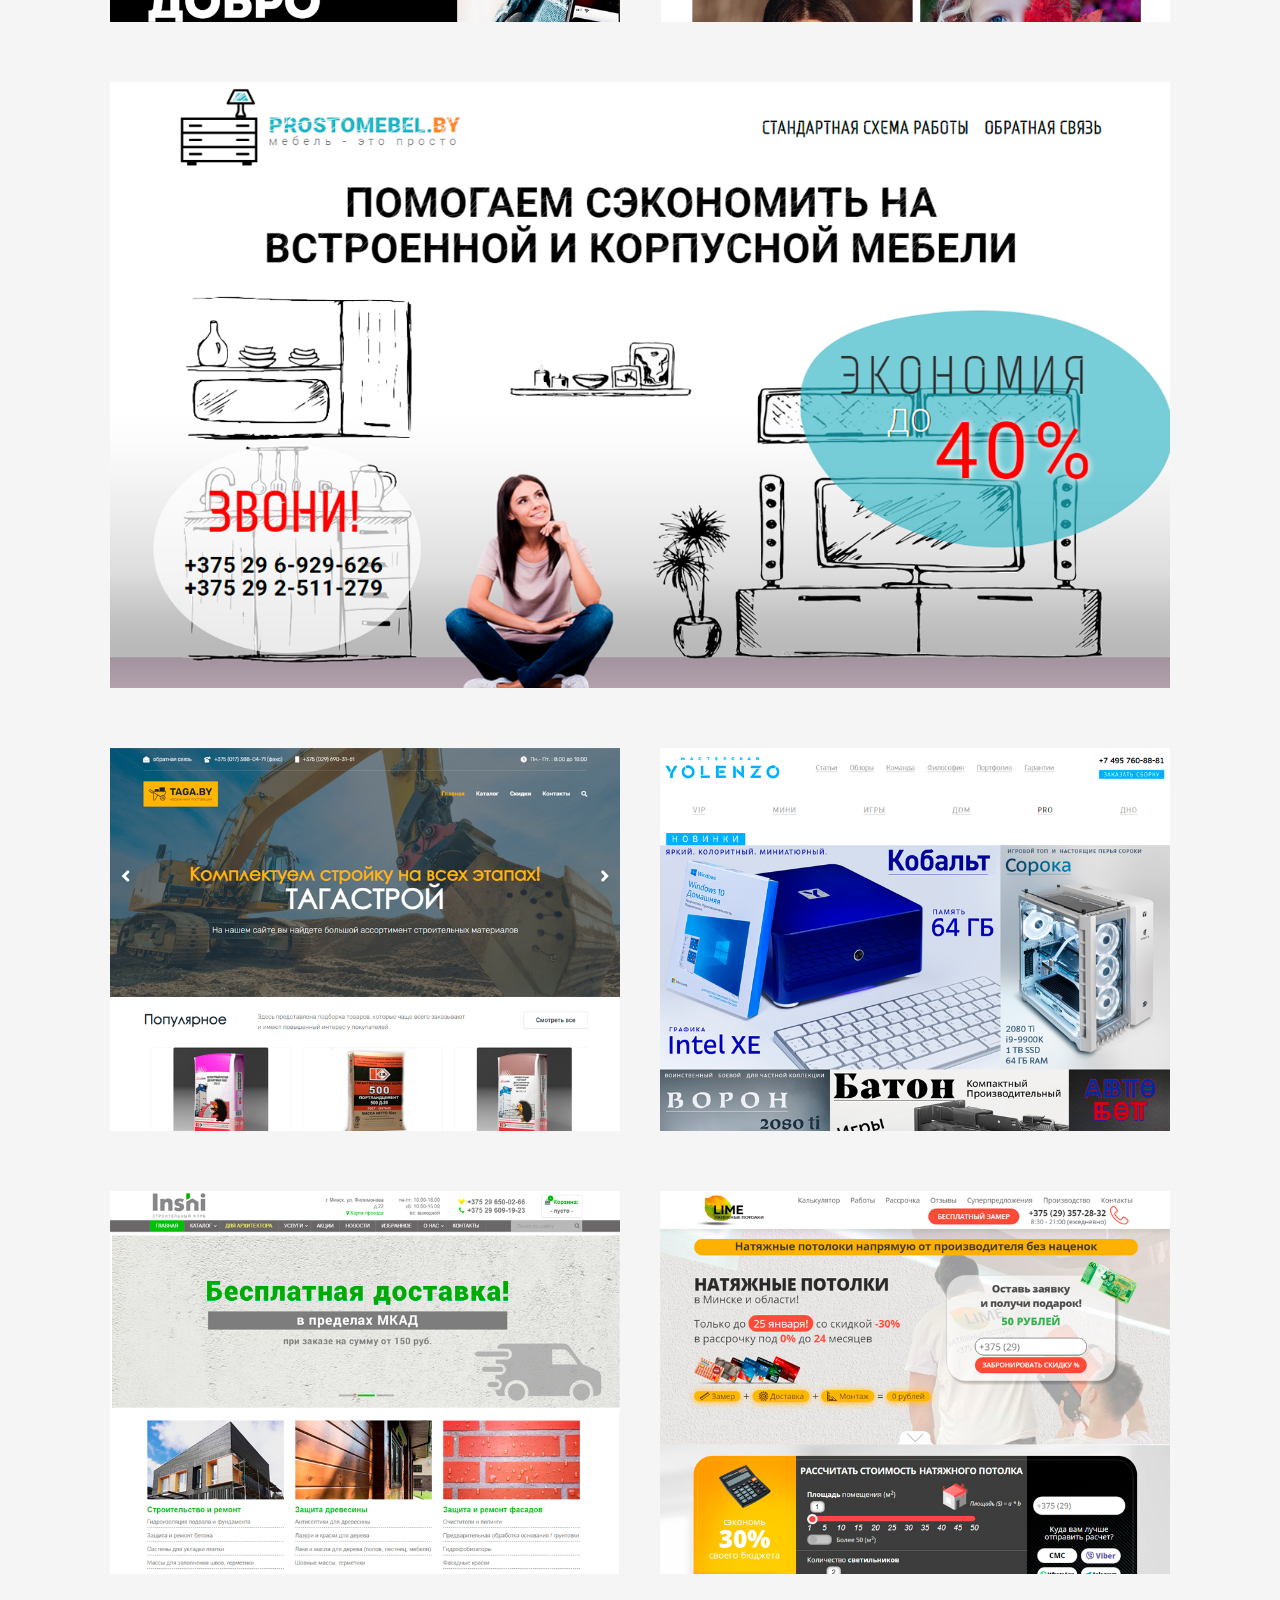
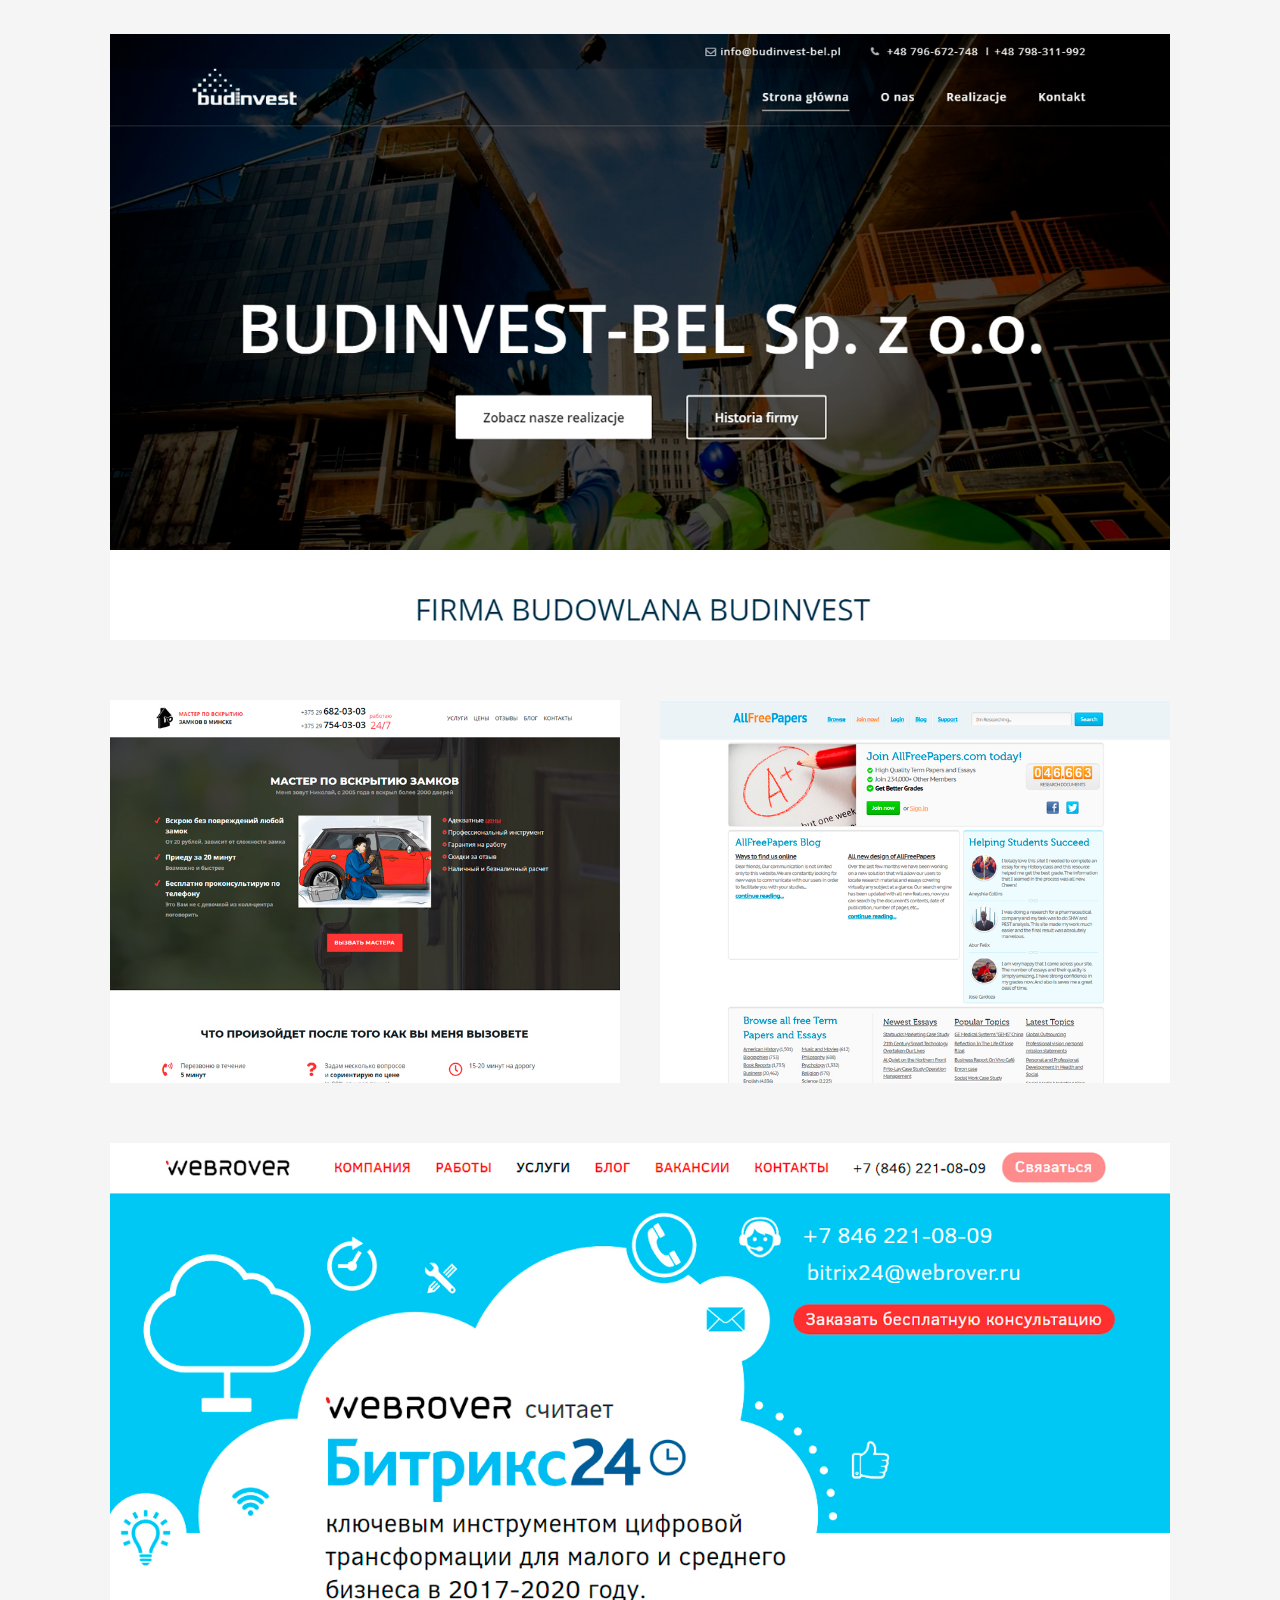
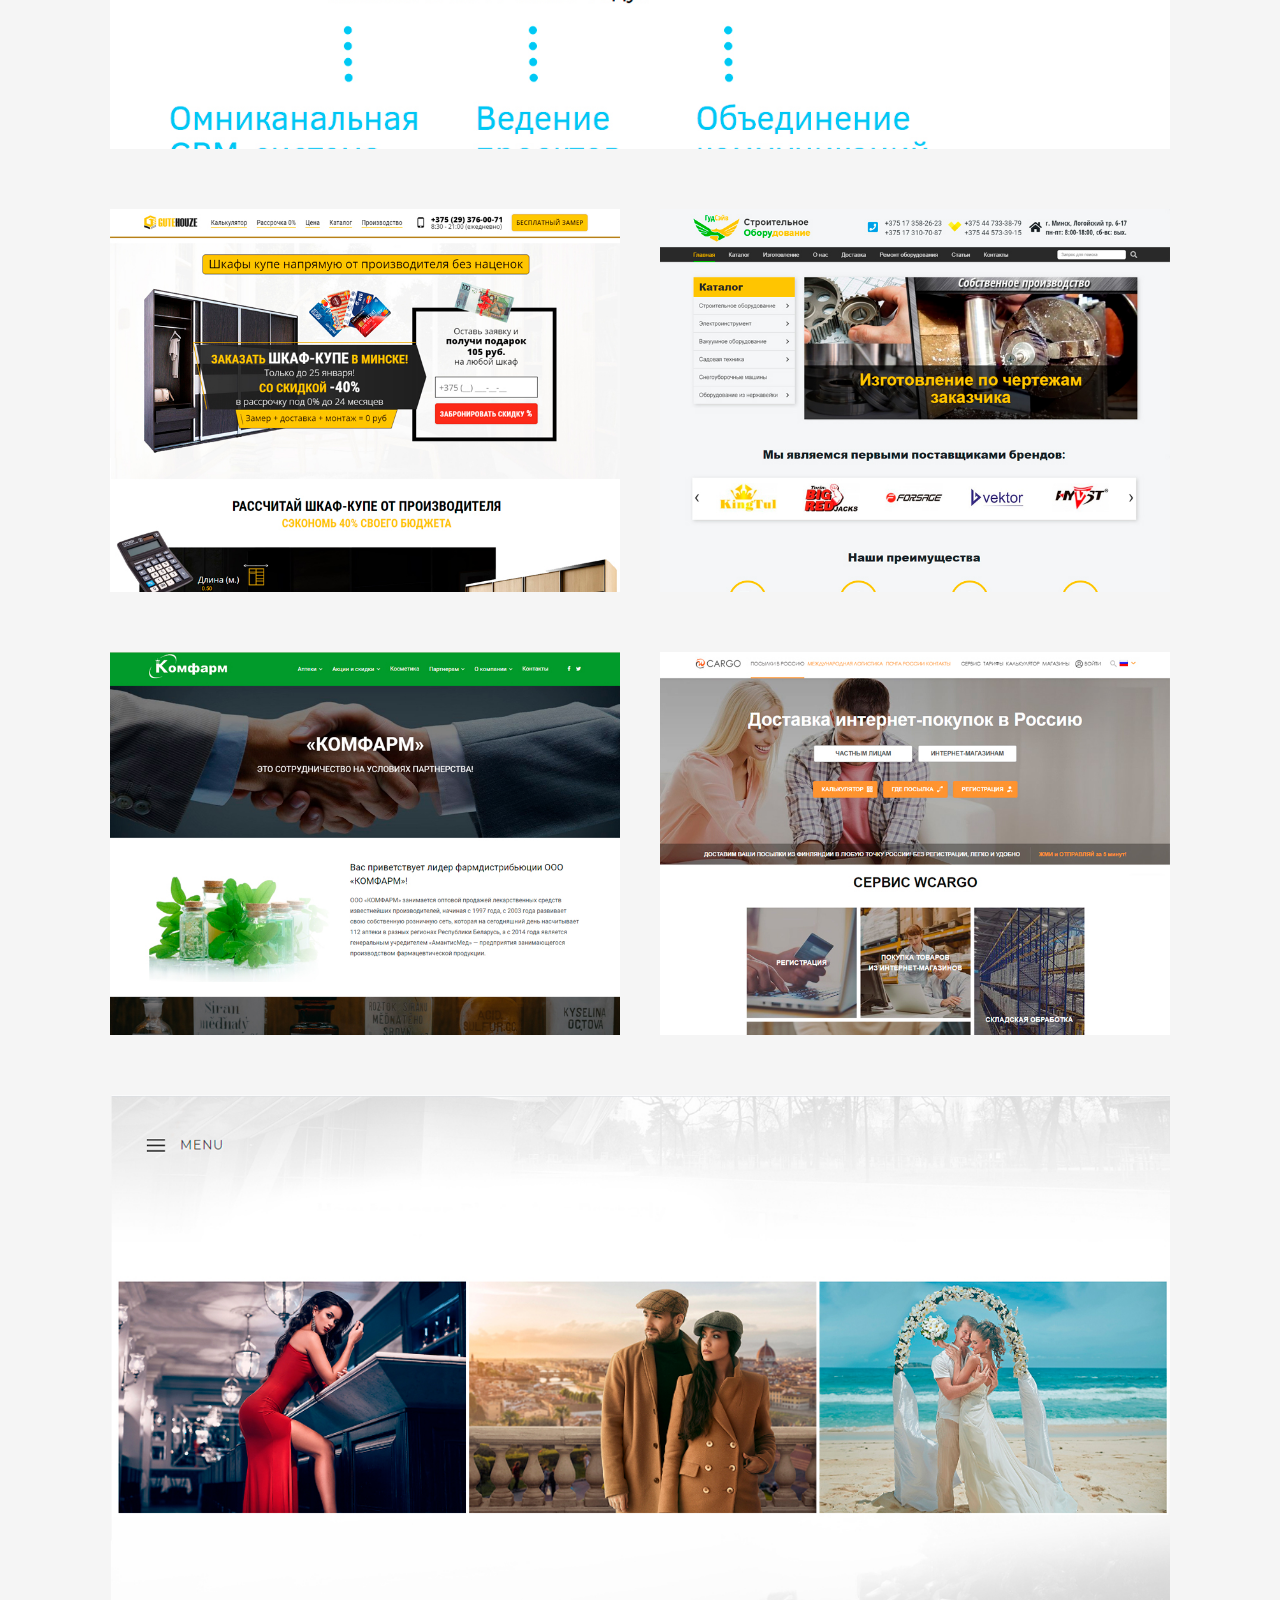
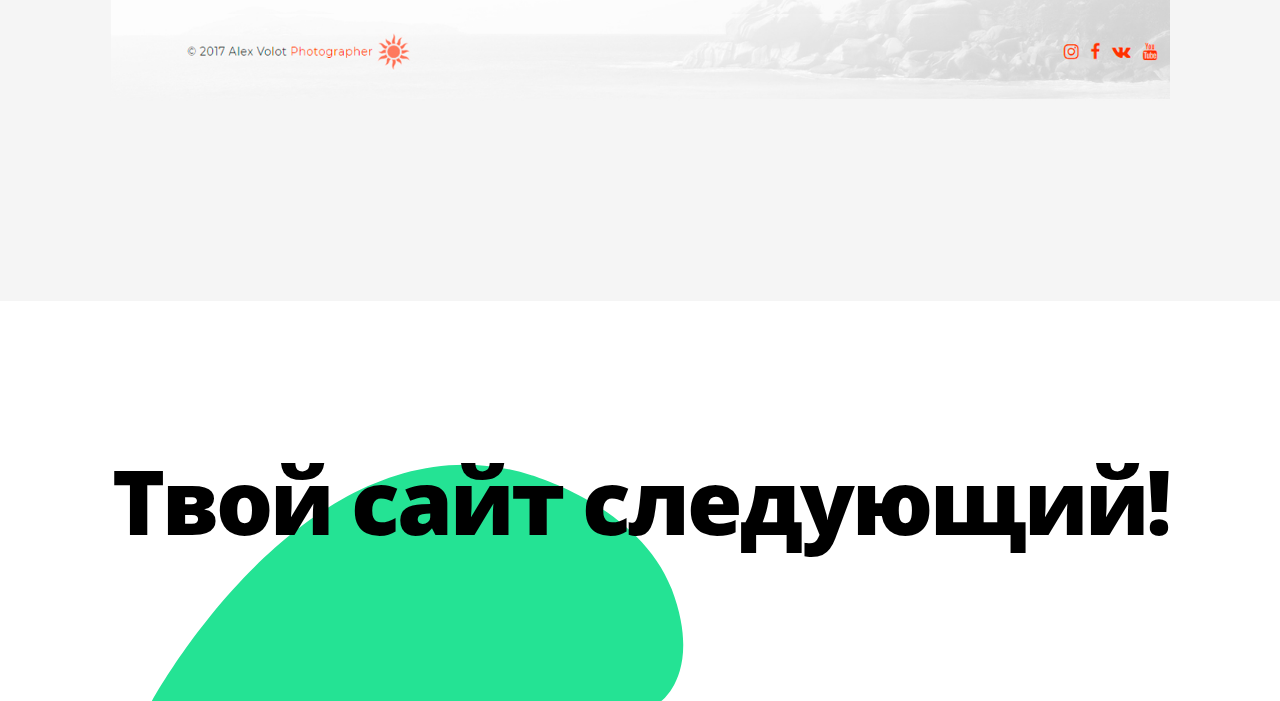
<file: works.html>
<!DOCTYPE html>
<html lang="en" class="no-js">
  <head>
    <meta charset="utf-8">
    <meta http-equiv="X-UA-Compatible" content="IE=edge">
    <meta name="viewport" content="width=device-width, initial-scale=1, minimum-scale=1, maximum-scale=1">
    <title>OEN</title>
    <link rel="stylesheet" href="static/css/foundation.css">
    <link rel="stylesheet" href="static/css/slick.css">
    <link rel="stylesheet" href="static/css/slick-theme.css">
    <link rel="stylesheet" href="static/css/app.css">
    <link rel="stylesheet" href="static/css/responsive.css">
    <link href="https://fonts.googleapis.com/css?family=Open+Sans:300,300i,400,400i,600,600i,700,700i,800,800i" rel="stylesheet">
  </head>
  <body class="grey-bg works-page">
    <div id="topbar">
      <h1>
        <a href="index.html" id="logo">
          <img src="images/logo.png" alt="" >
        </a>
      </h1>

      <a href="javascript:void(0);" id="menu-toggler">
        <span class="top"></span>
        <span class="middle"></span>
        <span class="bottom"></span>
      </a>
    </div>

    <div id="menu-overlay">
      <div id="menu">
        <ul>
          <li><a href="index.html">Home</a></li>
          <li><a href="works.html">Portfolio</a></li>
          <li><a href="about.html">About</a></li>
          <li><a href="service.html">Service</a></li>
          <li><a href="contact.html">Contact</a></li>
          <li><a href="blog.html">Blog</a></li>
        </ul>
      </div>
    </div>
    <div id="content">
      <div class="page-header short-header">
        <div class="row">
          <div class="large-8 columns">
            <h1>
              Works
            </h1>
          </div>
        </div>
        <div class="row">
          <div class="large-8 columns">
            <p>
              We bulid brands and create digital products to help our clients deliver unprecedented value.
            </P>
          </div>
        </div>
        <img class="triangle" src="images/triangle.png" alt="" />
      </div>
      <div class="full no-top">
        <div class="works">
          <div class="row">
            <div class="large-12 medium-12 columns">
              <div class="work-item">
                <img src="images/portfolio/sites/coin.png" alt="RAH">
                <h3><a href="https://www.coinspeaker.com/" target="_blank">COINSPEAKER.COM <br><sup>Новостной сайт
    </sup> </a></h3>
              </div>
            </div>
          </div>
          <div class="row">
            <div class="large-6 medium-6 columns">
              <div class="work-item">
                <img src="images/portfolio/sites/burger.png" alt="RAH">
                <h3><a href="https://burgerheroes.ru/" target="_blank">burgerheroes.ru<br><sup>интернет-магазин</sup></a></h3>
              </div><!--/.work-item-->
            </div>
            <div class="large-6 medium-6 columns">
              <div class="work-item">
                <img src="images/portfolio/sites/1p1.png" alt="RAH" class="mobile">
                <h3><a href="https://1p1.io/" target="_blank">1p1.io <br><sup>Портал</sup></a></h3>
              </div><!--/.work-item-->
            </div>
          </div><!--/.row-->
          <div class="row">
            <div class="large-12 medium-12 columns">
              <div class="work-item">
                <img src="images/portfolio/sites/prostomebel.jpg" alt="RAH">
                <h3><a href="http://prostomebel.by/" target="_blank">prostomebel.by<br><sup>Промо-сайт</sup></a></h3>
              </div>
            </div>
          </div><!--/.row-->
          <div class="row">
            <div class="large-6 medium-6 columns">
              <div class="work-item">
                <img src="images/portfolio/sites/taga.jpg" alt="taga.by">
                <h3><a href="http://taga.by/" target="_blank">taga.by<br><sup>Интернет-каталог</sup></a></h3>
              </div><!--/.work-item-->
            </div><!--/.large-6-->
            <div class="large-6 medium-6 columns">
              <div class="work-item">
                <img src="images/portfolio/sites/yolenzo_min.jpg" alt="RAH">
                <h3><a href="https://yolenzo.ru/" target="_blank">yolenzo.ru<br><sup>Интернет-каталог</sup></a></h3>
              </div><!--/.work-item-->
            </div><!--/.large-6-->
            <div class="large-6 medium-6 columns">
              <div class="work-item">
                <img src="images/portfolio/sites/inshi.jpg" alt="RAH">
                <h3><a href="https://inshi.by/" target="_blank">inshi.by<br><sup>интернет-магазин</sup></a></h3>
              </div><!--/.work-item-->
            </div><!--/.large-6-->
            <div class="large-6 medium-6 columns">
              <div class="work-item">
                <img src="images/portfolio/sites/lime-potolki.jpg" alt="RAH">
                <h3><a href="https://lime-potolki.by/" target="_blank">lime-potolki.by<br><sup>Лендинг</sup></a></h3>
              </div><!--/.work-item-->
            </div><!--/.large-6-->
          </div><!--/.row-->
        </div><!--/.works-->

        <div class="works">
          <div class="row">
            <div class="large-12 medium-12 columns">
              <div class="work-item">
                <h3><a href="http://budinvest-bel.pl/" target="_blank">budinvest-bel.pl<br><sup>Сайт компании</sup></a></a></h3>
                <a href="http://budinvest-bel.pl/" target="_blank"><img src="images/portfolio/sites/budinvest.jpg" alt=""></a>
              </div>
            </div>
          </div>
          <div class="row">
            <div class="large-6 medium-6 columns">
              <div class="work-item">
                <img src="images/portfolio/sites/bez-paniki.jpg" alt="RAH">
                <h3><a href="https://bez-paniki.by/" target="_blank">bez-paniki.by<br><sup>Сайт кмпании</sup></a></h3>
              </div>
            </div>
            <div class="large-6 medium-6 columns">
              <div class="work-item">
                <img src="images/portfolio/sites/allfreepapers.jpg" alt="RAH">
                <h3><a href="https://www.allfreepapers.com/" target="_blank">allfreepapers.com<br><sup>Новостной сайт</sup></a></h3>
              </div>
            </div>
          </div>

          <div class="row">
            <div class="large-12 medium-12 columns">
              <div class="work-item">
                <img src="images/portfolio/sites/webrover.bitrix.jpg" alt="RAH">
                <h3><a href="https://webrover.ru/services/bitrix24/" target="_blank">webrover.ru-bitrix24<br><sup>Лендинг</sup></a></h3>

              </div>
            </div>
          </div>
          <div class="row">
            <div class="large-6 medium-6 columns">
              <div class="work-item">
                <img src="images/portfolio/sites/shkaf.houze.jpg" alt="ctb.by">
                <h3><a href="https://shkaf.houze.by/" target="_blank">shkaf.houze.by<br><sup>Лендинг</sup></a></h3>
              </div>
            </div>
            <div class="large-6 medium-6 columns">
              <div class="work-item">
                <img src="images/portfolio/sites/ctb.jpg" alt="ctb.by">
                <h3><a href="https://ctb.by/" target="_blank">ctb.by<br><sup>интернет-каталог</sup></a></h3>
              </div>
            </div>
          </div>
          <div class="row">
            <div class="large-6 medium-6 columns">
              <div class="work-item">
                <img src="images/portfolio/sites/komfarm.jpg" alt="RAH">
                <h3><a href="http://komfarm.by/" target="_blank">komfarm.by<br><sup>Сайт кмпании</sup></a></h3>
              </div>
            </div>
            <div class="large-6 medium-6 columns">
              <div class="work-item">
                <img src="images/portfolio/sites/wcargo.jpg" alt="RAH">
                <h3 class="dark-title"><a href="https://wcargo.eu/" target="_blank">wcargo.eu<br><sup>Сайт компании</sup></a></h3>
              </div>
            </div>
          </div>
          <div class="row">
            <div class="large-12 medium-12 columns">
              <div class="work-item">
                <h3><a href="http://alexvolot.com/portfolio.html" target="_blank">alexvolot.com<br><sup>Сайт портфолио</sup></a></a></h3>
                <a href="http://alexvolot.com/portfolio.html" target="_blank"><img src="images/portfolio/sites/volot.jpg" alt=""></a>
              </div>
            </div>
          </div>

        </div>

      </div>
      <div class="new-footer full white">
        <h1>
          <a href="contact.html">
            Твой сайт следующий!
          </a>
        </h1>
        <svg preserveAspectRatio="none meet" viewbox="0 0 400 100">
          <path d="M47.5,100c0,0,50.1-73.9,118.8-56.4c0,0,33.9,7.9,43.6,28.4c9.7,20.5-3.2,28-3.2,28H47.5z"
                data-mouseout="M47.5,100c0,0,50.1-73.9,118.8-56.4c0,0,33.9,7.9,43.6,28.4c9.7,20.5-3.2,28-3.2,28H47.5z"
                data-mouseover="M-163,100c0,0,195.3-290.1,462.9-221.5c0,0,132,31.1,170,111.4S457.2,100,457.2,100H-163z"
                fill="#24e394" />
        </svg>
      </div>
    </div>










    <script type="text/javascript" src="js/snap.svg.js"></script>
    <script type="text/javascript" src="bower_components/jquery/dist/jquery.min.js"></script>
    <script type="text/javascript" src="bower_components/what-input/dist/what-input.min.js"></script>
    <script type="text/javascript" src="bower_components/foundation-sites/dist/js/foundation.min.js"></script>
    <script src="js/slick.min.js" type="text/javascript"></script>
    <script type="text/javascript" src="js/app.js"></script>

  </body>
</html>
</file>
<file: static/css/app.css>
/*-----------------------------------
[Table of Contents]
1. Base
2. animations
3. home header and page header
4. home into
5. portfolios
6. section-title
7. client
8. playground
9. members
10. image and text, icon and text
11. form
12. case study page
13. post
14. footer
15. fullscreen menu
16. tabs

--------------*/
/* base */
html, body {
  margin: 0;
  font-family: 'Open Sans', sans-serif;
  overflow-x: hidden;
  line-height: 1.7; }

a {
  color: #000; }

a:hover {
  color: #000; }

a:visited, a:focus {
  color: #000; }

a.text-link {
  font-size: 22px;
  padding: 5px 0;
  letter-spacing: 1px;
  border-bottom: 1px solid #000; }

a.text-link:hover {
  border-bottom: 2px solid #000; }

.view-all {
  text-align: center;
  margin-bottom: 30px; }

.view-services {
  padding-top: 70px;
  text-align: center;
  clear: both;
  margin-bottom: 30px; }
.grey-text {color:#999; text-shadow: 1px 1px 1px rgba(0,0,0,0.5);}
.button {
  text-transform: uppercase;
  position: relative;
  z-index: 1;
  letter-spacing: 1px;
  line-height: 1.4rem;
  padding: 10px 40px 10px 50px;
  font-size: 18px;
  font-weight: bold; }

.button.boxed.white {
  border: 1px solid #fff;
  background: none;
  color: #fff; }

.button.boxed.white:hover {
  color: #333; }
.grey-bg {background: #f5f5f5;}
.button.boxed.grey {
  border: 1px solid #ccc;
  background: none;
  color: #ccc; }

.button.boxed.grey:hover {
  color: #000;
  background: #ccc; }

.button.boxed.black {
  border: 2px solid #333;
  background: none;
  color: #333; }

.button.boxed.black:hover {
  color: #fff;
  background: #333; }

.centered-text {
  text-align: center; }

.full {
  clear: both;
  padding: 170px 7vw 140px;
  background-size: cover;
  background-position: 50% 50%;
  position: relative;
  overflow: hidden;
  background: #f5f5f5; }

.full.no-sides {
  padding: 170px 0 140px; }

.full.no-bottom {
  padding-bottom: 0; }

.full.no-top {
  padding-top: 0; }

.full.no-bg {
  background: transparent; }

.full.grey {
  background: #eee; }

.full.light-grey {
  background: #f5f5f5; }

.full.white {
  background: #fff; }

.full.dark {
  background: #000; }

.full.blue {
  background: #020c9c;
  background: #666; }

.full.full-height {
  height: 100vh; }

h1 {
  font-size: 70px;
  font-weight: 800;
  font-family: 'Open Sans', sans-serif;
  letter-spacing: -3px;
  line-height: 1.1em; }

h2 {
  font-size: 58px;
  font-family: 'Open Sans', sans-serif;
  font-weight: 600;
  letter-spacing: -2px;
  line-height: 1.15em; }

h3 {
  font-size: 42px;
  font-family: 'Open Sans', sans-serif;
  font-weight: 600;
  letter-spacing: -2px;
  line-height: 1.2em; }

h4 {
  font-size: 32px;
  font-family: 'Open Sans', sans-serif;
  font-weight: 600;
  letter-spacing: -1px;
  line-height: 1.3em; }

h5 {
  font-size: 26px;
  font-family: 'Open Sans', sans-serif;
  font-weight: 600;
  letter-spacing: 0;
  line-height: 1.4em; }

p {
  line-height: 1.65; }

ul, ol, dl {
  line-height: 1.65; }

#content {
  height: 100%;
  overflow: auto; }


/* animations */
@keyframes scaleImage {
  0% {
    transform: scale(1); }
  50% {
    transform: scale(1.03); }
  100% {
    transform: scale(1); } }

@keyframes slideText {
  0% {
    transform: translateY(200px);
    opacity: 0; }
  50% {
    opacity: 0; }
  100% {
    transform: translateY(0);
    opacity: 1; } }

@keyframes changeOpacity {
  0% {
    opacity: 0; }
  100% {
    opacity: 1; } }

@keyframes rotateImage {
  0% {
    transform: rotate(-150deg); }
  50% {
    transform: rotate(-360deg); }
  70% {
    transform: rotate(-150deg); }
  100% {
    transform: rotate(-150deg); } }

@keyframes scaleImage-2 {
  0% {
    transform: scale(1); }
  50% {
    transform: scale(1.5); }
  70% {
    transform: scale(1); }
  100% {
    transform: scale(1); } }

/* home header and page header */
#header {
  display: block;
  height: 100vh; }
  #header h1 {
    position: fixed;
    left: 50%;
    color: #fff;
    display: inline-block;
    z-index: -1;
    opacity: 0;
    animation: changeOpacity 0.2s ease forwards;
    animation-delay: 0.9s;
    font-size: 140px;
    letter-spacing: -6px;
    line-height: 1.05em; }
  #header h2 {
    font-size: 22px;
    letter-spacing: 0;
    color: #fff;
    font-weight: normal;
    position: fixed;
    bottom: 50px;
    right: 50px;
    z-index: -1;
    line-height: 1.5em;
    opacity: 0;
    animation: changeOpacity 0.5s ease forwards;
    animation-delay: 1.2s; }
  #header h2::before {
    display: block;
    content: "";
    width: 1px;
    height: 100px;
    background: #04b36b;
    position: absolute;
    left: -20px;
    top: 0; }
  #header img {
    position: fixed;
    z-index: -2; }
  #header img.fist {
    bottom: -10px;
    display: none;
    opacity: 0;
    animation: slideText 0.5s ease forwards;
    animation-delay: 0.3s; }
  #header img.triangle {
    right: 87%;
    bottom: 120px;
    opacity: 0;
    animation: changeOpacity 0.3s ease forwards;
    animation-delay: 1s; }
  #header img.circle-multiply {
    right: 15%;
    bottom: 200px;
    mix-blend-mode: overlay;
    opacity: 0;
    animation: changeOpacity 0.3s ease forwards;
    animation-delay: 1s; }
  #header img.wave {
    right: 14%;
    bottom: 240px;
    opacity: 0;
    animation: changeOpacity 0.3s ease forwards;
    animation-delay: 1.1s; }
  #header img.circle-dissolve {
    right: 25%;
    bottom: 40%;
    z-index: -1;
    opacity: 0;
    animation: changeOpacity 0.3s ease forwards;
    animation-delay: 0.9s; }
  #header svg {
    position: fixed;
    top: 0;
    height: 100vh;
    width: 100%;
    z-index: -3; }
  #header svg path {
    mix-blend-mode: multiply; }

#header.animated .animo {
  z-index: 1;
  position: absolute;
  opacity: 0.4!important;
  transition-property: all;
  transition-duration: .8s;
  transition-timing-function: cubic-bezier(0.175, 0.885, 0.32, 1.275); }

.page-header {
  min-height: 100vh;
  height: auto; }
  .page-header h1 {
    position: relative;
    margin-bottom: 60px;
    color: #000;
    display: inline-block;
    z-index: -1;
    font-size: 140px;
    letter-spacing: -6px;
    line-height: 1em; }
  .page-header h1.white {
    color: #fff; }
  .page-header h1.grey {
    color: #f5f5f5; }
  .page-header p {
    line-height: 1.6; }
  .page-header p.grey {
    color: #aaa; }
  .page-header p.grey a {
    color: #aaa; }
  .page-header p.grey a:hover {
    color: #aaa; }
  .page-header p.grey a.button {
    margin: 20px 0; }
  .page-header .contact-details {
    float: right; }
  .page-header .contact-details p {
    margin-bottom: 15px;
    font-size: 18px; }

.page-header p {
  color: #999;
  font-size: 26px;
  margin-bottom: 30px;
  letter-spacing: 0; }

.page-header svg {
  position: absolute;
  top: 0;
  height: 100vh;
  width: 100%;
  z-index: -3; }

.page-header svg path {
  mix-blend-mode: multiply; }

.page-header img {
  display: block;
  margin: 170px auto 0; }

.page-header.short-header {
  height: auto;
  min-height: auto;
  padding: 200px 7vw 100px;
  position: relative; }

.page-header.short-header h1 {
  margin-bottom: 40px; }

.page-header.short-header img.triangle {
  margin: 0;
  position: absolute;
  right: 15vw;
  bottom: 150px;
  transform: rotate(-150deg);
  animation: rotateImage 5s ease-in-out infinite; }

.page-header.short-header img.circle-dissolve {
  margin: 0;
  position: absolute;
  right: 20vw;
  bottom: 200px;
  animation: scaleImage-2 4s ease-in-out infinite; }

/* home into */
.intro-text h2 {
  margin-bottom: 40px;
  font-size: 52px; }

.intro-text p {
  font-size: 40px;
  line-height: 1.45em;
  margin-bottom: 30px;
  position: relative;
  z-index:2;
  letter-spacing: -1px; }

/* portfolios */
.work-item {
  margin-bottom: 70px;
  overflow: hidden;
  position: relative; }

.work-item video {
  width: 100%; }

.work-item > img {
  width: 100%; }

.works-page .work-item:hover img {
animation: scaleImage 6s ease infinite; }

.work-item h3, .work-item .class-h3  {
  position: absolute;
  z-index: 1;
  font-weight: bold;
  color: #fff;
  white-space: nowrap;
  display: none; }

.work-item h3 a, .work-item .class-h3 a  {
  color: #fff; text-shadow: 1px 1px #000;
  position: absolute; bottom: -18px; left: 50%; transform: translateX(-50%);
}

.work-item h3.dark-title a {
  color: #000; }

.fly-portfolio {
  position: absolute;
  left: 0; top: 0; width: 100%; height: 100%;
}
.fly-portfolio .comp, .fly-portfolio .note, .fly-portfolio .mobile {
  position: absolute;
  transition: all .4s ease;
}
.fly-portfolio.big .comp {
  width: 540px; right: 70px; top: 10%; transition: all .4s ease;
}
.work-item:hover .fly-portfolio.big .comp{
  right: 150px; top:15%;
}
.fly-portfolio.big .note {
  width: 530px; left: 70px; top: 35%; transition: all .4s ease;
}
.work-item:hover .fly-portfolio.big .note {
  left: 150px; top:40%;
}

.fly-portfolio.first .mobile  {
  width: 98px; position: absolute; left: 96px; top: 189px;
  transform: rotate(-22deg);
}
.fly-portfolio.first .note {
  right: 50px; top: 38px; width: 257px;
}
.fly-portfolio.second .note {
  right: 50px; top: 10%; width: 349px;
}
.work-item:hover .fly-portfolio.first .mobile {
  left: 104px;
}
.work-item:hover .fly-portfolio.first .note {
  right: 60px;
}
@media only screen and (max-width: 1200px) {
  .main-page .works .columns {padding: 0;}
}
@media only screen and (max-width: 1100px) {
  .fly-portfolio.first .mobile {left: 36px;}
  .work-item:hover .fly-portfolio.first .mobile {left: 56px;}
  .fly-portfolio.first .note {width: 229px;}

}


/* section-title */
.section-title {
  text-align: center;
  font-size: 22px;
  margin-bottom: 80px; }

.section-title h2 {
  margin-bottom: 15px; }

.section-title.small-margin {
  margin-bottom: 50px; }

.section-title.no-bottom {
  margin-bottom: 0; }

.section-title p {
  line-height: 1.6; }

/* client */
.clients .columns {
  padding: 0; }

.client {
  text-align: center;
  padding: 0 0 30px; }

/* playground */
.playground-left {
  text-align: center;
  position: relative; margin-bottom: 100px; }
  .playground-left img {width: 70%;}

.playground-small {
  font-size: 20px;
  left: 20%;
  width: 60%;
  top: 150px;
  position: relative; }

.playground-right {
  position: relative;
  z-index: 100;
  margin-left: 30%; }

/* members */
.members .columns {
  padding: 0; }

.modBoxedTextSlider {
  width: 100%;
  cursor: grab; }

.modBoxedTextSlider .slidebox {
  position: relative; }

.big-letter {
  color: #fff;
  opacity: 0.9;
  font-size: 500px;
  line-height: 0.9em;
  font-weight: 800;
  position: absolute;
  top: 50%;
  width: 100%;
  transform: translateY(-65%);
  text-align: center;
  transition: opacity 0.2s ease-in; }

.modBoxedTextSlider .slidebox img {
  background: #eee; }

.member-dec {
  padding: 30px 0 0;
  text-align: center; }

.member-dec h3 {
  margin-bottom: 5px;
  font-size: 24px;
  text-transform: none;
  letter-spacing: -1px; }

.member-dec p {
  font-size: 13px;
  color: #999;
  text-transform: uppercase; }

.members .slidebox:hover .big-letter {
  opacity: 0; }

ul.socials {
  list-style: none;
  margin: 30px 0 0; }

ul.socials li {
  display: inline-block; }

ul.socials li a {
  color: #06d982;
  display: inline-block;
  padding: 5px;
  margin-right: 5px;
  font-size: 24px; }

ul.socials li a:hover {
  color: #ccc; }

/* image and text, icon and text */
.image-text {
  margin-bottom: 80px; }

.image-text:last-child {
  margin-bottom: 0; }

.image-text .columns {
  padding: 0 30px; }

.image-text h3 {
  font-size: 36px;
  margin-top: 20px;
  margin-bottom: 20px;
  line-height: 1.3em; }

.alignRight {
  float: right; }

.icon-text h3 {
  font-size: 28px;
  letter-spacing: -1px;
  margin-bottom: 30px; }

.icon-text .icon-bg {
  margin-bottom: 50px;
  width: 96px;
  height: 96px;
  display: inline-block;
  background: #24e394;
  border-radius: 48px;
  position: relative;
  left: 12px;
  top: 12px; }

.icon-text i {
  display: block;
  margin: 0 auto 40px;
  font-size: 48px;
  width: 96px;
  height: 96px;
  line-height: 106px;
  display: inline-block;
  color: #000;
  border-radius: 48px;
  border: 2px solid #000;
  background: none;
  text-align: center;
  position: relative;
  left: -12px;
  top: -12px;
  transform: translateY(0);
  transition: transform 0.2s ease; }

.icon-text:hover i {
  transform: translateY(-10px); }

/* form */
input[type="text"], input[type="password"], input[type="date"], input[type="datetime"], input[type="datetime-local"], input[type="month"], input[type="week"], input[type="email"], input[type="number"], input[type="search"], input[type="tel"], input[type="time"], input[type="url"], textarea {
  padding: 15px;
  height: 3rem;
  margin-bottom: 1.875rem; }

form input[type="text"], form input[type="password"], form input[type="date"], form input[type="datetime"], form input[type="datetime-local"], form input[type="month"], form input[type="week"], form input[type="email"], form input[type="number"], form input[type="search"], form input[type="tel"], form input[type="time"], form input[type="url"], form textarea {
  background: none;
  border: 1px solid #999;
  color: #000; }

input[type="text"]:focus, input[type="password"]:focus, input[type="date"]:focus, input[type="datetime"]:focus, input[type="datetime-local"]:focus, input[type="month"]:focus, input[type="week"]:focus, input[type="email"]:focus, input[type="number"]:focus, input[type="search"]:focus, input[type="tel"]:focus, input[type="time"]:focus, input[type="url"]:focus, input[type="color"]:focus, textarea:focus {
  background: none;
  border: 1px solid #999; }

form.dark input[type="text"], form.dark input[type="password"], form.dark input[type="date"], form.dark input[type="datetime"], form.dark input[type="datetime-local"], form.dark input[type="month"], form.dark input[type="week"], form.dark input[type="email"], form.dark input[type="number"], form.dark input[type="search"], form.dark input[type="tel"], form.dark input[type="time"], form.dark input[type="url"], form.dark textarea {
  background: none;
  border: 1px solid #999;
  color: #333; }

form.dark input[type="text"]:focus, form.dark input[type="password"]:focus, form.dark input[type="date"]:focus, form.dark input[type="datetime"]:focus, form.dark input[type="datetime-local"]:focus, form.dark input[type="month"]:focus, form.dark input[type="week"]:focus, form.dark input[type="email"]:focus, form.dark input[type="number"]:focus, form.dark input[type="search"]:focus, form.dark input[type="tel"]:focus, form.dark input[type="time"]:focus, form.dark input[type="url"]:focus, form.dark input[type="color"]:focus, form.dark textarea:focus {
  background: none;
  border: 1px solid #999; }

form textarea {
  min-height: 150px; }

input::placeholder, textarea::placeholder {
  color: #999; }

input.button:hover {
  color: #eee; }

label.error {
  position: relative;
  top: -25px;
  color: red; }

/* case study page */
.case-intro {
  font-size: 20px; }

.case-intro .case-title {
  font-size: 100px;
  line-height: 1em;
  font-weight: 700;
  margin-bottom: 40px; }

.case-intro h3 {
  font-size: 36px; }

.case-intro .case-text-big {
  font-size: 32px;
  padding-right: 60px;
  line-height: 1.5em;
  letter-spacing: -1px; }

.case-intro p a.text-link {
  padding-top: 20px;
  display: inline-block; }

.case-intro .case-tags {
  margin-bottom: 10px;
  font-size: 16px; }

.case-intro .case-tags strong, .case-intro .case-tags span {
  display: table-cell; }

.case-intro .case-tags strong {
  padding-right: 10px;
  text-transform: uppercase; }

/*====== Prices =====*/
.wrapp_price-block {
  max-width: 1600px; margin: 0 auto; padding: 0 115px; margin-bottom: 70px;
}
.wrapp_tab-nav .tab-text {display: none;}
.price-item {}
.price-title {
  display: -ms-flexbox; display: -webkit-box;  display: flex;
  -webkit-box-pack: center; -ms-flex-pack: center; justify-content: center;
  -webkit-box-align: center; -ms-flex-align: center; align-items: center;
  color: #fff;
  width: 100%; height: 70px;
}
.price-title.green {background: #24e394;}
.price-title.grey {background: #cdcdcd;}
.price-title.blue {background: #00269f}
.price-title strong {font-size: 50px;}
.price-body {padding-bottom: 20px; background: #EFEFEF;}
.price-body.light {background: #F5F5F5;}
.price-body ul {margin-left: 0; padding: 0 20px;}
.price-body ul li {
  list-style: none; color: #8e8e8e; text-align: center; font-weight: 300;
  padding: 15px 0;
  border-top: 1px solid #c3c3c3;
}
.price-body_top {color: #666; text-align: center;}
.price-body_top .price {
  display: block;
  -webkit-transform: translateX(-20px); transform: translateX(-20px);
}
.price-body_top .price small {font-size: 16px;}
.price-body_top .price sup {
  font-size: 34px;
  display: inline-block;
  -webkit-transform: translate(5px, -10px); transform: translate(5px, -10px);
}
.price-body_top .price span {
  font-size: 60px;
}
.wrapp_tab-nav, .price-block, .price-block .slick-list  {width: 1200px!important; margin: 0;}
@media (max-width: 1300px) {
  .wrapp_tab-nav, .price-block, .price-block .slick-list  {width:1070px!important; margin: 0;}
}
@media (max-width: 1200px) {
  .wrapp_tab-nav, .price-block, .price-block .slick-list  {width: 878px!important; margin: 0;}
}
@media (max-width: 1050px) {
  .wrapp_price-block {padding: 0 40px;}
  .tab-nav li a {
    font-size: 15px; padding: 15px;
  }
}
@media (max-width: 1000px) {
  .wrapp_tab-nav, .price-block, .price-block .slick-list  {width: 850px!important; margin: 0 auto;}
  .full.wrapp_price-block {padding-left: 70px; padding-right: 70px;}
  .wrapp_tab-nav .tab-text {
    display: -webkit-box; display: -ms-flexbox; display: flex;
    -webkit-box-pack: justify; -ms-flex-pack: justify; justify-content: space-between;
    padding: 10px 20px; position: relative;
    background: #b3b3b3;
  }
  .wrapp_tab-nav .tab-text > span {font-size: 20px; font-weight: 800;}
  .wrapp_tab-nav .tab-text > i {
    display: inline-block; position: absolute; top: 23px; right: 20px; width: 20px; height: 20px;
    -webkit-transform: rotate(80deg); transform: rotate(80deg);
    -webkit-transition: all .4s ease; transition: all .4s ease;
  }
  .wrapp_tab-nav .tab-text > i.open {
    -webkit-transform: rotate(-99deg); transform: rotate(-99deg);
    top: 14px; right: 17px;
  }
  .wrapp_tab-nav .tab-text > i::before {
    content: '\203A';
    color: #fff; font-size: 48px; line-height: 0;
    position: absolute; left: 0; top: 0;
  }
  .wrapp_tab-nav .tab-nav {
    -webkit-box-orient: vertical; -webkit-box-direction: normal; -ms-flex-direction: column; flex-direction: column;
    width: 100%; height: auto;
    display: none;
  }
  .wrapp_tab-nav .tab-nav li {width: 100%;}
  .wrapp_tab-nav .tab-nav li a {background: #e4e4e4; padding: 7px 20px;}
  .wrapp_tab-nav .tab-nav li.active a {background: #a1f9d4; padding: 7px 20px;}
  .price-block .slick-next::before, .price-block .slick-prev::before {
    color: #000; font-size: 70px;
  }
  .price-block .slick-prev {left: -30px;}
  .price-block .slick-next {right: -30px;}
  .price-block .slick-next::before {content: '\203A';}
  .price-block .slick-prev::before {content: '\2039';}
}
@media (max-width: 900px) {
  .wrapp_tab-nav, .price-block, .price-block .slick-list  {width: 750px!important; margin: 0 auto;}
}
@media (max-width: 800px) {
  .wrapp_tab-nav, .price-block, .price-block .slick-list  {width: 650px!important; margin: 0 auto;}
}
@media (max-width: 700px) {
  .wrapp_tab-nav, .price-block, .price-block .slick-list  {width: 550px!important; margin: 0 auto;}
}
@media (max-width: 600px) {
  .wrapp_tab-nav, .price-block, .price-block .slick-list  {width: 450px!important; margin: 0 auto;}
}
@media (max-width: 500px) {
  .wrapp_tab-nav, .price-block, .price-block .slick-list  {width: 350px!important; margin: 0 auto;}
}
@media (max-width: 400px) {
  .wrapp_tab-nav, .price-block, .price-block .slick-list  {width: 300px!important; margin: 0 auto;}
}
@media (max-width: 380px) {
  .wrapp_tab-nav, .price-block, .price-block .slick-list  {width: 240px!important; margin: 0 auto;}
  .price-block .slick-next::before, .price-block .slick-prev::before {
    font-size: 50px;
  }
  .price-block .slick-prev {left: -25px;}
  .price-block .slick-next {right: -20px;}
}
/*====== /END/ Prices =====*/

.bg-text-honri {
  overflow: hidden;
  position: absolute;
  bottom: -22%;
  left: 30%;
  z-index: 2;
  width: 200vw;
  height: auto; }

.bg-text-honri h2, .bg-text-honri .h2 {
  font-weight: 800;
  font-size: 22vw;
  color: #cccccc;
  opacity: 0.4; }

.float-img {
  position: absolute;
  bottom: 30%;
  left: 50%; }

.color-wrapper {
  width: 100%;
  height: 200px; }

.color-wrapper #color-1 {
  background: #000;
  height: 100%;
  color: #fff;
  padding: 20px;
  box-shadow: 0px 0px 20px 5px #ccc; }

.color-wrapper #color-2 {
  background: #dc4f84;
  height: 100%;
  color: #fff;
  padding: 20px;
  box-shadow: 0px 0px 20px 5px #ccc; }

.color-wrapper #color-3 {
  background: #a0b3c0;
  height: 100%;
  color: #fff;
  padding: 20px;
  box-shadow: 0px 0px 20px 5px #e5e5e5; }

.color-wrapper #color-4 {
  background: #fff;
  height: 100%;
  color: #000;
  padding: 20px;
  box-shadow: 0px 0px 20px 5px #eee; }

.case-video video {
  width: 100%;
  padding: 0 40px; }

.case-image img {
  width: 100%;
  padding: 0 40px; }

/* post */
.post {
  padding: 40px 0;
  border-top: 1px solid #e0e0e0; }

.post:last-child {
  border-bottom: 1px solid #e0e0e0; }

.post .row {
  position: relative; }

.post:hover {
  background: #f9f9f9; }

.post.featured:hover {
  background: none; }

.post.featured .post-desc h3 {
  font-size: 46px; }

.post .post-desc {
  position: relative; }

.post .post-desc h3 {
  margin-bottom: 10px;
  font-size: 30px;
  letter-spacing: -1px; }

.post .post-image {
  opacity: 0;
  max-width: 250px;
  position: absolute;
  z-index: 2;
  right: 20px;
  top: 50%;
  transform: translateY(-50%);
  transition: opacity 0.2s ease-in; }

.post:hover .post-image {
  opacity: 1; }

.post .info-others span {
  padding-right: 10px;
  text-transform: uppercase;
  font-size: 13px;
  color: #999;
  font-weight: 700; }

.post .info-others a {
  color: #999; }

.post .info-others a:hover {
  color: #000; }

.single .post {
  border: none;
  padding: 0; }

.single .post:hover {
  background: transparent; }

.single .post .post-desc h2 {
  margin-bottom: 20px; }

.single .post .post-desc p.info-others {
  margin-bottom: 40px; }

.single .post img {
  margin-bottom: 1rem; }

.single .post-content h1 {
  font-weight: 700; }

.single .post-content a {
  text-decoration: underline; }

.comments-wrapper {
  margin-bottom: 60px; }

.comments-wrapper ul.comments {
  margin-left: 0; }

.comments-wrapper ul.comments li {
  border-bottom: 1px solid #e0e0e0;
  padding: 20px 0 0;
  list-style: none; }

.comments-wrapper ul.comments a:hover {
  text-decoration: underline; }

.comments-wrapper ul.comments .meta .avatar {
  float: left;
  padding: 5px 10px 0 0; }

.comments-wrapper ul.comments .meta .name {
  display: block; }

.comments-wrapper ul.comments .meta .datetime {
  font-size: 0.875rem;
  color: #999; }

.comments-wrapper ul.comments ul.children li {
  border-bottom: none;
  border-top: 1px solid #e0e0e0; }

#comments-form {
  margin-top: 15px; }

nav.wrapper {
  padding: 0 7vw 100px;
  overflow: hidden; }

nav.wrapper a span.sub-title {
  display: block;
  color: #000; }

nav.wrapper a {
  white-space: nowrap; }

nav.wrapper a span.title {
  font-size: 24px;
  font-family: montserrat;
  color: #000;
  display: block;
  overflow: hidden;
  text-overflow: ellipsis; }

nav.wrapper a.previous {
  float: left;
  display: block;
  width: 100%; }

nav.wrapper a.next {
  float: right;
  text-align: right;
  display: block;
  width: 100%; }

nav.wrapper a.previous i {
  position: relative;
  left: -20px;
  float: left;
  display: block;
  top: 10px;
  font-size: 36px;
  line-height: 36px;
  color: #000;
  transition: left 0.2s ease; }

nav.wrapper a.next i {
  position: relative;
  right: -20px;
  float: right;
  display: block;
  top: 10px;
  font-size: 36px;
  line-height: 36px;
  color: #000;
  transition: right 0.2s ease; }

nav.wrapper a.previous:hover i {
  left: -25px; }

nav.wrapper a.next:hover i {
  right: -25px; }

.posts.archive .post {
  padding: 40px 40px 20px; }

.posts.archive .post-image {
  display: none; }

.posts.archive .post:hover {
  background: none; }

.posts.archive .post:hover {
  color: #af9568;
  background: none; }

.posts.archive .post:hover .info-author {
  color: #af9568; }

.posts.archive .post:hover a {
  color: #af9568; }

.posts.tag-archive .post {
  padding: 40px 40px 20px; }

.posts.tag-archive .post-image {
  display: none; }

.posts.tag-archive .post:hover {
  background: none; }

.posts.tag-archive .post:hover {
  color: #af9568;
  background: none; }

.posts.tag-archive .post:hover .info-author {
  color: #af9568; }

.posts.tag-archive .post:hover a {
  color: #af9568; }

.posts.category-archive .post {
  padding: 40px 40px 20px; }

.posts.category-archive .post-image {
  display: none; }

.posts.category-archive .post:hover {
  background: none; }

.posts.category-archive .post:hover {
  color: #af9568;
  background: none; }

.posts.category-archive .post:hover .info-author {
  color: #af9568; }

.posts.category-archive .post:hover a {
  color: #af9568; }

/* footer */
.new-footer {
  min-height: 400px;
  cursor: pointer; }
  .new-footer svg {
    width: 100%;
    height: 100%;
    position: absolute;
    top: 0;
    left: 0; }

.new-footer h1, .new-footer .h1 {
  font-weight: 800;
  white-space: nowrap;
  position: absolute;
  left: 50%;
  top: 0;
  transform: translateX(-50%);
  z-index: 2;
  font-size: 100px;
  cursor: default;
  width: 100%;
  height: 400px;
  text-align: center; }

.new-footer h1 a, .new-footer .h1 a {
  cursor: pointer;
  display: block;
  width: 100%;
  height: 100%;
  padding: 150px 0  0; }

/* fullscreen menu */
html.oneh, body.oneh {
  overflow: hidden; }
  html.oneh #menu, body.oneh #menu {
    overflow: auto; }

#menu-overlay {
  position: fixed;
  top: 0;
  left: 0;
  width: 100%;
  background: #fff;
  z-index: 9999;
  visibility: hidden;
  height: 0%;
  opacity: 0;
  transition: opacity 0.2s ease-in; }
  #menu-overlay #menu {
    display: -webkit-box; display: -ms-flexbox; display: flex;
    -webkit-box-pack: center; -ms-flex-pack: center; justify-content: center;
    -webkit-box-align: center; -ms-flex-align: center; align-items: center;
    height: auto; min-height: 100%;
    position: relative; }
    #menu-overlay #menu ul {
      margin: 0 auto;
      display: block;
      list-style: none; }
      #menu-overlay #menu ul li {
        opacity: 0;
        transform: translateX(-50px);
        transition: opacity 0.3s ease-in, transform 0.4s ease-in; }
      #menu-overlay #menu ul a {
        color: #222;
        font-weight: bold;
        font-size: 55px;
        letter-spacing: 2px;
        line-height: 1.4em;
        text-transform: uppercase; }
        #menu-overlay #menu ul a.active {
          color: #020c9c;
        }
        #menu-overlay #menu ul > li > ul {
          position: static;
          transform: translate(20px, 0);
        }

#menu-overlay.open {
  opacity: 1;
  visibility: visible; overflow-y: auto;
  height: 100%; padding: 20px 0;}
  #menu-overlay.open #menu ul li {
    opacity: 1;
    transform: translateX(0); }
    #menu-overlay.open #menu ul li.has-children {
      position: relative;
    }
    #menu-overlay.open #menu ul li.has-children .plus {
      position: absolute; left: -28px; top: 15px;
      width: 20px; height: 20px;
    }
    #menu-overlay.open #menu ul li.has-children .plus:before, #menu-overlay.open #menu ul li.has-children .plus:after {
      content: '';
      width: 20px; height: 2px; display: block;
      background: #000;
    }
     #menu-overlay.open #menu ul li.has-children .plus:after {
       -webkit-transform: rotate(90deg) translateX(-1px); transform: rotate(90deg) translateX(-1px);
     }

#topbar {
  position: fixed;
  height: 60px;
  width: 100%;
  z-index: 99999; }
  #topbar #logo {
    display: block;
    position: absolute;
    top: 5px;
    left: 30px; }
    #topbar #logo h1 {
      font-size: 36px;
      color: #000;
      margin: 0;
      padding: 0;
      line-height: 100%;
      font-weight: 700;
      letter-spacing: -5px; }
  #topbar #menu-toggler {
    display: block;
    cursor: pointer;
    width: 35px;
    height: 27px;
    position: absolute;
    top: 25px;
    right: 40px;
    z-index: 9999; }
    #topbar #menu-toggler span {
      background: #000;
      border: none;
      height: 2px;
      width: 100%;
      position: absolute;
      top: 0;
      left: 0;
      cursor: pointer;
      transition: all .25s ease; }
    #topbar #menu-toggler span.middle {
      top: 11px; }
    #topbar #menu-toggler span.bottom {
      top: 22px; }
  #topbar #menu-toggler.active .top {
    transform: translateY(11px) translateX(0) rotate(45deg); }
  #topbar #menu-toggler.active .middle {
    opacity: 0; }
  #topbar #menu-toggler.active .bottom {
    transform: translateY(-11px) translateX(0) rotate(-45deg); }

  /* tabs */
  .tab-nav {
    display: -webkit-box; display: -ms-flexbox; display: flex;
    -webkit-box-align: end; -ms-flex-align: end;   align-items: flex-end;
    list-style: none; height: 61px;
    margin-left: 0; margin-bottom: 0;
  }
  .tab-nav li a {
    display: block; padding: 15px 20px;
    background: #e4e4e4;
    -webkit-transition: .4s linear; transition: .4s linear;
  }
  .tab-nav li a:hover {background: #b3b3b3;}
  .tab-nav li.active a {
    background: #b3b3b3;
    padding-top: 20px;
    -webkit-transition: .4s linear; transition: .4s linear;
  }

/*Отредактировно нами*/
/*Services main page*/
.wrapp_services-block {
  display: -webkit-box; display: -ms-flexbox; display: flex;
  -webkit-box-pack: center; -ms-flex-pack: center; justify-content: center;
}
.wrapp_services-block .icon-bg a {
  display: -webkit-box; display: -ms-flexbox; display: flex;
  -webkit-box-pack: center; -ms-flex-pack: center; justify-content: center;
  -webkit-box-align: center; -ms-flex-align: center; align-items: center;
  width: 100%; height: 100%;
  border: 2px solid #000; border-radius: 50%;
  -webkit-transform: translate(-10px, -10px); transform: translate(-10px, -10px);
  -webkit-transition: all .4s ease; transition: all .4s ease;
}
.wrapp_services-block .icon-bg a:hover {-webkit-transform: translate(-5px, -5px); transform: translate(-5px, -5px);}
.wrapp_services-block .icon-bg a svg{
  transform: scale(0.8);
}
/*End services main page*/

/*Services*/
.services_intro-text {
  padding-top: 50px; padding-bottom: 50px;
}
.services-content {overflow: hidden;}
.services-content .full, .services-img-text .img-text-item {
  display: -webkit-box; display: -ms-flexbox; display: flex;
  overflow: visible;
}
.services-content .full:first-child {padding-top: 235px;}
.services-content .full:first-child .bg-text-honri {
  top:-25px; bottom: auto;
}
.services-content .full .bg-text-honri {
  top:-235px; bottom: auto;
}
.services-content .full:nth-child(odd) {
  background: #fff;
}
.services-content .full:nth-child(even), .services-img-text .img-text-item:nth-child(even) {
  -webkit-box-orient: horizontal;-webkit-box-direction: reverse;-ms-flex-direction: row-reverse;flex-direction: row-reverse;
  background: #f5f5f5;
}
.services-content .full:nth-child(even) .services-content-block.left {
  text-align: right;
}
.services-content .full:nth-child(even) .services-content-block.right {
  padding-right: 15px;
}
.services-content .full .services-content-block {position: relative; z-index: 3;}
.services-content .full .services-content-block.left {
  width: 35%;
}
.services-content .full .services-content-block.right {width: 65%;}

.services-img-text.full {padding-top: 0;}
.services-img-text .img-text-item {margin-bottom: 80px;}
.services-img-text .img-text-item:last-child {margin-bottom: 0;}
.services-img-text .img-text-item:nth-child(even) .text-block {padding-right: 50px;}
.services-img-text .img-text-item:nth-child(odd) .text-block {padding-left: 50px;}
.img-text-item .img-block, .img-text-item .text-block {
 width: 50%;
}
.img-text-item .text-block {
  padding-top: 30px;
}
.services-img-text .before-after {background: #cdcdcd;}
.services-img-text .before-after .before-after_block {
  display: -webkit-box; display: -ms-flexbox; display: flex;
  -ms-flex-pack: distribute; justify-content: space-around;
  font-size: 18px; color: #fff;
}
.services-img-text .before-after .link {
  color: #666; text-align: center; text-transform: uppercase;
  display: block; padding: 5px 10px;
  -webkit-transition: all .4s ease; transition: all .4s ease;
}
.services-img-text .before-after .link:hover {
  color: #020c9c;
}
/*End services */
.large-centered {padding-top: 5px;}

/*============== Web-design page ==============*/
.web-design .playground-small {
  text-align: left;
  position: static; width: 100%;
}
.style-block .section-title {
  padding: 60px 0; margin-bottom: 0!important; margin-top: 50px;
  background: #fff;
}
.style-design {background: #fff; padding-bottom: 60px;}
.style-design-item {
  display: -webkit-box; display: -ms-flexbox; display: flex;
  -webkit-box-pack: center; -ms-flex-pack: center; justify-content: center;
  margin-bottom: 50px;
}
.style-design-item:last-child {margin-bottom: 0;}
.style-design-item:nth-child(odd) .item:last-child {
  padding-left: 30px;
}
.style-design-item:nth-child(even) .item:first-child {
  padding-right: 30px;
}
.style-design-item .item {
  width: 25%;
}
/*==============/end/ Web-design page ==============*/

.stamp {
	color: #0A9928;
	font-size: 60px;
	font-weight: 700;
	border: 15px solid #0A9928;
	display: inline-block;
	padding: 10px 15px;
  margin-top: 50px;
	text-transform: uppercase;
	border-radius: 1rem;
	font-family: 'Courier';
	-webkit-mask-image: url('https://s3-us-west-2.amazonaws.com/s.cdpn.io/8399/grunge.png');
  -webkit-mask-size: 944px 604px;
  -webkit-mask-position: 13rem 6rem;
  mix-blend-mode: multiply;
  -webkit-animation-name: pulse;
  animation-name: pulse;
     -webkit-animation-duration: 5s;
      -webkit-animation-iteration-count: infinite;
      -webkit-animation-timing-function: linear;
      -webkit-animation-delay: 2s;

  opacity: 0;
  -webkit-animation-fill-mode:forwards;
   animation-fill-mode:forwards;
}

@-webkit-keyframes pulse{
  0%{
    opacity:.50;
    transform-origin: 50% 50%;
    transform: rotate(-2deg) scale(5);
    transition: all .3s cubic-bezier(0.6, 0.04, 0.98, 0.335);
  }
  5%{
    opacity:1;
    transform: rotate(-14deg) scale(1);
  }
  10%{
    opacity:1;
    transform: rotate(-14deg) scale(1);
  }
50%{
    opacity:0;
  }
  100%{
    opacity:0;
  }
}
</file>
<file: static/css/responsive.css>
@media only screen and (max-width: 1600px) {
  #content .intro-text p {
    font-size: 34px;
    line-height: 1.45em;
    margin-bottom: 30px; }
  .big-letter {
    font-size: 460px; } }

@media only screen and (max-width: 1400px) {
  #content .section-title {
    margin-bottom: 60px; }
  #content .section-title.no-bottom {
    margin-bottom: 0; }
  #content .section-title.small-margin {
    margin-bottom: 50px; }
  .section-title h2 {
    margin-bottom: 10px; }
  .big-letter {
    font-size: 400px; }
  .playground-left {
    margin-bottom: 80px; }
  .view-services {
    padding-top: 60px; }
  .work-item {
    margin-bottom: 60px; }
  #header h1, .page-header h1 {
    font-size: 120px; }
  .new-footer h1 {
    font-size: 90px; }
  #header h2 {
    font-size: 18px; }
  #header img.fist {
    width: 25%; }
  #content .intro-text h2 {
    font-size: 46px; }
  #content .intro-text p {
    font-size: 30px;
    line-height: 1.45em;
    margin-bottom: 30px; }
  h1 {
    font-size: 60px; }
  h2 {
    font-size: 46px; }
  h3 {
    font-size: 32px; }
  h4 {
    font-size: 26px; }
  h5 {
    font-size: 22px; }
  .post.featured .post-desc h3 {
    font-size: 36px; }
  .post .post-desc h3 {
    font-size: 26px; } }

@media only screen and (max-width: 1200px) {
  .image-text .columns {
    padding: 0 25px; }
  .image-text {
    margin-bottom: 60px; }
  .image-text h3 {
    margin-top: 10px;
    font-size: 30px; }
  .big-letter {
    font-size: 350px; }
  #header h1, .page-header h1 {
    font-size: 100px; }
  .new-footer h1 {
    font-size: 80px; }
  .full {
    padding: 130px 8vw 100px; }
  .full.no-sides {
    padding: 130px 0 100px; }
  .full.no-bottom {
    padding-bottom: 0; }
  .full.no-top {
    padding-top: 0; }
  .page-header.short-header {
    padding: 200px 8vw 80px; }
  #menu-overlay #menu ul a {
    font-size: 46px; }
  #content .intro-text p {
    font-size: 28px;
    line-height: 1.45em;
    margin-bottom: 30px; }
  #header img.fist {
    width: 24%; }
  .page-header img {
    margin: 130px auto 0; } }

@media only screen and (max-width: 1100px) {
  .image-text .columns {
    padding: 0 20px; }
  .image-text {
    margin-bottom: 50px; }
  .image-text h3 {
    margin-top: 10px;
    font-size: 28px; } }

@media only screen and (max-width: 1024px) {
  .icon-text {
    min-height: 319px; }
  .page-header h1.grey {
    color: #eee; }
  .new-footer h1 {
    font-size: 70px; }
  .post .post-desc {
    margin-right: 280px; }
  .single .post .post-desc {
    margin-right: 0; }
  .post.featured .post-desc {
    margin-right: 0; }
  .post .post-image {
    opacity: 1; }
  .page-header .contact-details {
    float: left; }
  .page-header p {
    line-height: 1.5; }
  .page-header p.grey a.button {
    margin-bottom: 60px; }
  .icon-text {
    margin-bottom: 30px; }
  .image-text .columns {
    padding: 0 20px; }
  .image-text {
    margin-bottom: 40px; }
  .image-text h3 {
    margin-top: 0;
    font-size: 28px; }
  .image-text img {
    margin-bottom: 20px; }
  .image-text img.alignRight {
    float: left;
    margin-top: 20px; }
  .big-letter {
    font-size: 300px; }
  #header h1, .page-header h1 {
    font-size: 90px; }
  #header h1, .page-header h1 {
    letter-spacing: -3px; }
  #header h2 {
    font-size: 14px;
    bottom: 20px; }
  #header h2::before {
    height: 80px; }
  #content .intro-text p {
    font-size: 32px;
    line-height: 1.5em;
    margin-bottom: 30px; }
  .full {
    padding: 120px 10vw 90px; }
  .full.no-sides {
    padding: 120px 0 90px; }
  .full.no-bottom {
    padding-bottom: 0; }
  .full.no-top {
    padding-top: 0; }
  .page-header.short-header {
    padding: 200px 10vw 60px; }
  #content .work-item {
    margin-bottom: 40px; }
  #content .view-services {
    padding-top: 40px; }
  #content .playground-small {
    top: 50px;
    margin-bottom: 50px; }
  #content .playground-right {
    margin-left: 10vw; }
  #header img.wave {
    right: 10%;
    bottom: 30%; }
  #header img.circle-dissolve {
    right: 10%;
    bottom: 40%; }
  .page-header img {
    margin: 120px auto 0; } }

@media only screen and (max-height: 800px) {
  #menu-overlay #menu ul a {
    font-size: 40px; } }

@media only screen and (max-height: 720px) {
  #menu-overlay #menu ul a {
    font-size: 36px; } }

@media only screen and (max-height: 600px) {
  #header img.fist {
    width: 23%; }
  #menu-overlay #menu ul a {
    font-size: 32px; } }

@media only screen and (max-height: 550px) {
  #header img.fist {
    width: 20%; } }

@media only screen and (max-height: 500px) {
  #header img.fist {
    width: 18%; } }

@media only screen and (max-height: 400px) {
  #header img.fist {
    width: 15%; }
  #menu-overlay #menu ul a {
    font-size: 26px; } }

@media only screen and (max-width: 824px) {
  .image-text h3 {
    font-size: 24px; }
  .post .post-desc {
    margin-right: 180px; }
  .post.featured .post-desc {
    margin-right: 0; }
  .post .post-image {
    opacity: 1;
    max-width: 150px; }
  nav.wrapper {
    padding: 0 7vw 100px;
    overflow: hidden; }
  nav.wrapper a span.sub-title {
    font-size: 28px;
    line-height: 1.2;
    font-weight: 600; }
  nav.wrapper a span.title {
    display: none; }
  nav.wrapper a.previous i {
    top: 0; }
  nav.wrapper a.next i {
    top: 0; }
  .big-letter {
    font-size: 250px; }
  #header h1, .page-header h1 {
    font-size: 80px; }
  .new-footer {
    min-height: 300px; }
  .new-footer h1 {
    height: 300px; }
  .new-footer h1 a {
    padding: 120px 0  0; }
  .new-footer h1 {
    font-size: 40px; }
  #header h2 {
    display: none; }
  #header img.fist {
    width: 35%; }
  #content .intro-text h2 {
    font-size: 36px; }
  #content .intro-text p {
    font-size: 28px;
    line-height: 1.5em;
    margin-bottom: 30px;
    letter-spacing: 0; }
  h1 {
    font-size: 46px;
    letter-spacing: -1px; }
  h2 {
    font-size: 36px;
    letter-spacing: -1px; }
  h3 {
    font-size: 24px;
    letter-spacing: 0; }
  h4 {
    font-size: 22px; }
  h5 {
    font-size: 18px; }
  .post.featured .post-desc h3 {
    font-size: 28px; }
  .post .post-desc h3 {
    font-size: 22px;
    letter-spacing: 0;
    line-height: 1.3em; }
  .full {
    padding: 100px 12vw 70px; }
  .full.no-sides {
    padding: 100px 0 70px; }
  .full.no-bottom {
    padding-bottom: 0; }
  .full.no-top {
    padding-top: 0; }
  .page-header.short-header {
    padding: 100px 12vw 60px; }
  .page-header img {
    margin: 100px auto 0; }
  #content .section-title {
    font-size: 16px;
    margin-bottom: 50px; }
  #content .section-title.no-bottom {
    margin-bottom: 0; }
  #content .section-title.small-margin {
    margin-bottom: 40px; }
  .section-title h2 {
    margin-bottom: 10px; }
  #content .playground-left {
    margin-bottom: 50px; }
  #content .playground-small {
    margin-bottom: 60px;
    top: 0; }
  #header img.circle-multiply {
    display: none; }
  #header img.wave {
    right: 10%;
    bottom: 30%; }
  #header img.circle-dissolve {
    right: 10%;
    bottom: 40%;
    width: 60px; } }

@media only screen and (max-width: 640px) {
  .post .post-desc {
    margin-right: 0; }
  .post.featured .post-desc {
    margin-right: 0; }
  .post .post-image {
    opacity: 1;
    max-width: 0;
    display: none; }
  nav.wrapper a span.sub-title {
    font-size: 20px;
    line-height: 1.7;
    font-weight: 600; }
  .image-text .columns {
    padding: 0 10px; }
  .image-text {
    margin-bottom: 30px; }
  #header h1, .page-header h1 {
    font-size: 60px; }
  .new-footer {
    min-height: 200px; }
  .new-footer h1 {
    height: 200px; }
  .new-footer h1 a {
    padding: 80px 0  0; }
  .new-footer h1 {
    font-size: 30px; }
  #header h1, .page-header h1 {
    letter-spacing: -2px; }
  #content .intro-text p {
    font-size: 24px;
    line-height: 1.5em;
    letter-spacing: 0; }
  .page-header p {
    font-size: 24px;
    line-height: 1.6; }
  .full {
    padding: 80px 14vw 60px; }
  .full.no-sides {
    padding: 80px 0 60px; }
  .full.no-bottom {
    padding-bottom: 0; }
  .full.no-top {
    padding-top: 0; }
  .page-header.short-header {
    padding: 100px 14vw 60px; }
  .page-header h1 {
    margin-bottom: 30px; }
  .page-header img {
    margin: 80px auto 0; } }

@media only screen and (max-width: 560px) {
  .big-letter {
    font-size: 400px; }
  #header h1, .page-header h1 {
    font-size: 50px;
    line-height: 1.1em; }
  #content .intro-text p {
    font-size: 22px;
    line-height: 1.6em; }
  .page-header p {
    font-size: 20px; }
  a.text-link {
    font-size: 16px; } }

@media only screen and (max-width: 480px) {
  h1 {
    font-size: 40px;
    letter-spacing: -1px; }
  h2 {
    font-size: 32px;
    letter-spacing: -1px; }
  h3 {
    font-size: 22px;
    letter-spacing: 0; }
  h4 {
    font-size: 20px; }
  h5 {
    font-size: 16px; }
  .icon-text h3 {
    font-size: 24px; }
  #content .section-title {
    padding: 0 10px; }
  #header h1, .page-header h1 {
    font-size: 40px;
    line-height: 1.1em; }
  #topbar {
    background: #fff; }
  #topbar {
    height: 60px; }
    #topbar #logo {
      top: 6px;
      left: 30px;
      transform: scale(0.9); }
  #topbar #menu-toggler {
    right: 30px; }
  .full {
    padding: 70px 7vw 50px; }
  .full.no-sides {
    padding: 70px 0 50px; }
  .full.no-bottom {
    padding-bottom: 0; }
  .full.no-top {
    padding-top: 0; }
  .page-header.short-header h1 {
    margin-bottom: 20px; }
  .page-header.short-header {
    padding: 100px 7vw 40px; }
  .page-header img {
    margin: 70px auto 0; }
  #content .work-item {
    margin-bottom: 30px; }
  #content .view-services {
    padding-top: 30px; }
  #content .playground-left {
    margin-bottom: 50px; }
  #content .playground-small {
    margin-bottom: 50px; }
  #content .playground-right {
    margin-left: 0; }
  #content .view-services {
    padding-top: 30px; }
  #header img.fist {
    width: 48%; }
  #header img.triangle {
    right: 70%; }
  #header img.circle-dissolve {
    right: 0;
    bottom: 20%; } }

@media only screen and (max-width: 320px) {
  #header h1, .page-header h1 {
    font-size: 36px;
    line-height: 1.1em; }
  #header img.circle-dissolve {
    right: 0;
    bottom: 50px; }
  #header img.wave {
    display: none; } }

@media only screen and (max-height: 500px) and (max-width: 824px) {
  #header img.fist {
    width: 22%; }
  .page-header .contact-details p.grey {
    color: #333; }
  .page-header .contact-details p.grey a {
    color: #333; } }
</file>
<file: static/css/fontello.css>
@charset "UTF-8";
@font-face {
  font-family: 'fontello';
  src: url("../../fonts/fontello/fontello.eot?52165774");
  src: url("../../fonts/fontello/fontello.eot?52165774#iefix") format("embedded-opentype"), url("../../fonts/fontello/fontello.woff?52165774") format("woff"), url("../../fonts/fontello/fontello.ttf?52165774") format("truetype"), url("../../fonts/fontello/fontello.svg?52165774#fontello") format("svg");
  font-weight: normal;
  font-style: normal; }

/* Chrome hack: SVG is rendered more smooth in Windozze. 100% magic, uncomment if you need it. */
/* Note, that will break hinting! In other OS-es font will be not as sharp as it could be */
/*
@media screen and (-webkit-min-device-pixel-ratio:0) {
  @font-face {
    font-family: 'fontello';
    src: url('../font/fontello.svg?52165774#fontello') format('svg');
  }
}
*/
[class^="icon-"]:before, [class*=" icon-"]:before {
  font-family: "fontello";
  font-style: normal;
  font-weight: normal;
  speak: none;
  display: inline-block;
  text-decoration: inherit;
  width: 1em;
  margin-right: .2em;
  text-align: center;
  /* opacity: .8; */
  /* For safety - reset parent styles, that can break glyph codes*/
  font-variant: normal;
  text-transform: none;
  /* fix buttons height, for twitter bootstrap */
  line-height: 1em;
  /* Animation center compensation - margins should be symmetric */
  /* remove if not needed */
  margin-left: .2em;
  /* you can be more comfortable with increased icons size */
  /* font-size: 120%; */
  /* Uncomment for 3D effect */
  /* text-shadow: 1px 1px 1px rgba(127, 127, 127, 0.3); */ }

.icon-note:before {
  content: '\e800'; }

/* 'î €' */
.icon-logo-db:before {
  content: '\e91b'; }

/* 'î¤›' */
.icon-music:before {
  content: '\e802'; }

/* 'î ‚' */
.icon-search:before {
  content: '\e803'; }

/* 'î ƒ' */
.icon-flashlight:before {
  content: '\e804'; }

/* 'î „' */
.icon-mail:before {
  content: '\e805'; }

/* 'î …' */
.icon-heart:before {
  content: '\e806'; }

/* 'î †' */
.icon-heart-empty:before {
  content: '\e807'; }

/* 'î ‡' */
.icon-star:before {
  content: '\e808'; }

/* 'î ˆ' */
.icon-star-empty:before {
  content: '\e809'; }

/* 'î ‰' */
.icon-user:before {
  content: '\e80a'; }

/* 'î Š' */
.icon-users:before {
  content: '\e80b'; }

/* 'î ‹' */
.icon-user-add:before {
  content: '\e80c'; }

/* 'î Œ' */
.icon-video:before {
  content: '\e80d'; }

/* 'î ' */
.icon-picture:before {
  content: '\e80e'; }

/* 'î Ž' */
.icon-camera:before {
  content: '\e80f'; }

/* 'î ' */
.icon-layout:before {
  content: '\e810'; }

/* 'î ' */
.icon-menu:before {
  content: '\e811'; }

/* 'î ‘' */
.icon-check:before {
  content: '\e812'; }

/* 'î ’' */
.icon-cancel:before {
  content: '\e813'; }

/* 'î “' */
.icon-cancel-circled:before {
  content: '\e8bf'; }

/* 'î¢¿' */
.icon-cancel-squared:before {
  content: '\e814'; }

/* 'î ”' */
.icon-plus:before {
  content: '\e815'; }

/* 'î •' */
.icon-plus-circled:before {
  content: '\e816'; }

/* 'î –' */
.icon-plus-squared:before {
  content: '\e817'; }

/* 'î —' */
.icon-minus:before {
  content: '\e818'; }

/* 'î ˜' */
.icon-minus-circled:before {
  content: '\e819'; }

/* 'î ™' */
.icon-minus-squared:before {
  content: '\e81a'; }

/* 'î š' */
.icon-help:before {
  content: '\e81b'; }

/* 'î ›' */
.icon-help-circled:before {
  content: '\e81c'; }

/* 'î œ' */
.icon-info:before {
  content: '\e81d'; }

/* 'î ' */
.icon-info-circled:before {
  content: '\e81e'; }

/* 'î ž' */
.icon-back:before {
  content: '\e81f'; }

/* 'î Ÿ' */
.icon-home:before {
  content: '\e820'; }

/* 'î  ' */
.icon-link:before {
  content: '\e821'; }

/* 'î ¡' */
.icon-attach:before {
  content: '\e822'; }

/* 'î ¢' */
.icon-lock:before {
  content: '\e823'; }

/* 'î £' */
.icon-lock-open:before {
  content: '\e824'; }

/* 'î ¤' */
.icon-eye:before {
  content: '\e825'; }

/* 'î ¥' */
.icon-tag:before {
  content: '\e826'; }

/* 'î ¦' */
.icon-bookmark:before {
  content: '\e8c0'; }

/* 'î£€' */
.icon-bookmarks:before {
  content: '\e827'; }

/* 'î §' */
.icon-flag:before {
  content: '\e828'; }

/* 'î ¨' */
.icon-thumbs-up:before {
  content: '\e829'; }

/* 'î ©' */
.icon-thumbs-down:before {
  content: '\e82a'; }

/* 'î ª' */
.icon-download:before {
  content: '\e82b'; }

/* 'î «' */
.icon-upload:before {
  content: '\e82c'; }

/* 'î ¬' */
.icon-upload-cloud:before {
  content: '\e82d'; }

/* 'î ­' */
.icon-reply:before {
  content: '\e82e'; }

/* 'î ®' */
.icon-reply-all:before {
  content: '\e82f'; }

/* 'î ¯' */
.icon-forward:before {
  content: '\e830'; }

/* 'î °' */
.icon-quote:before {
  content: '\e831'; }

/* 'î ±' */
.icon-code:before {
  content: '\e832'; }

/* 'î ²' */
.icon-export:before {
  content: '\e833'; }

/* 'î ³' */
.icon-pencil:before {
  content: '\e834'; }

/* 'î ´' */
.icon-feather:before {
  content: '\e835'; }

/* 'î µ' */
.icon-print:before {
  content: '\e836'; }

/* 'î ¶' */
.icon-retweet:before {
  content: '\e837'; }

/* 'î ·' */
.icon-keyboard:before {
  content: '\e838'; }

/* 'î ¸' */
.icon-comment:before {
  content: '\e839'; }

/* 'î ¹' */
.icon-chat:before {
  content: '\e8c1'; }

/* 'î£' */
.icon-bell:before {
  content: '\e83a'; }

/* 'î º' */
.icon-attention:before {
  content: '\e83b'; }

/* 'î »' */
.icon-alert:before {
  content: '\e83c'; }

/* 'î ¼' */
.icon-vcard:before {
  content: '\e83d'; }

/* 'î ½' */
.icon-address:before {
  content: '\e83e'; }

/* 'î ¾' */
.icon-location:before {
  content: '\e83f'; }

/* 'î ¿' */
.icon-map:before {
  content: '\e840'; }

/* 'î¡€' */
.icon-direction:before {
  content: '\e841'; }

/* 'î¡' */
.icon-compass:before {
  content: '\e842'; }

/* 'î¡‚' */
.icon-cup:before {
  content: '\e843'; }

/* 'î¡ƒ' */
.icon-trash:before {
  content: '\e844'; }

/* 'î¡„' */
.icon-doc:before {
  content: '\e845'; }

/* 'î¡…' */
.icon-docs:before {
  content: '\e846'; }

/* 'î¡†' */
.icon-doc-landscape:before {
  content: '\e847'; }

/* 'î¡‡' */
.icon-doc-text:before {
  content: '\e848'; }

/* 'î¡ˆ' */
.icon-doc-text-inv:before {
  content: '\e849'; }

/* 'î¡‰' */
.icon-newspaper:before {
  content: '\e84a'; }

/* 'î¡Š' */
.icon-book-open:before {
  content: '\e84b'; }

/* 'î¡‹' */
.icon-book:before {
  content: '\e84c'; }

/* 'î¡Œ' */
.icon-folder:before {
  content: '\e8c2'; }

/* 'î£‚' */
.icon-archive:before {
  content: '\e84d'; }

/* 'î¡' */
.icon-box:before {
  content: '\e84e'; }

/* 'î¡Ž' */
.icon-rss:before {
  content: '\e84f'; }

/* 'î¡' */
.icon-phone:before {
  content: '\e850'; }

/* 'î¡' */
.icon-cog:before {
  content: '\e851'; }

/* 'î¡‘' */
.icon-tools:before {
  content: '\e852'; }

/* 'î¡’' */
.icon-share:before {
  content: '\e853'; }

/* 'î¡“' */
.icon-shareable:before {
  content: '\e854'; }

/* 'î¡”' */
.icon-basket:before {
  content: '\e855'; }

/* 'î¡•' */
.icon-bag:before {
  content: '\e856'; }

/* 'î¡–' */
.icon-calendar:before {
  content: '\e857'; }

/* 'î¡—' */
.icon-login:before {
  content: '\e858'; }

/* 'î¡˜' */
.icon-logout:before {
  content: '\e859'; }

/* 'î¡™' */
.icon-mic:before {
  content: '\e85a'; }

/* 'î¡š' */
.icon-mute:before {
  content: '\e85b'; }

/* 'î¡›' */
.icon-sound:before {
  content: '\e85c'; }

/* 'î¡œ' */
.icon-volume:before {
  content: '\e85d'; }

/* 'î¡' */
.icon-clock:before {
  content: '\e85e'; }

/* 'î¡ž' */
.icon-hourglass:before {
  content: '\e85f'; }

/* 'î¡Ÿ' */
.icon-lamp:before {
  content: '\e8c3'; }

/* 'î£ƒ' */
.icon-light-down:before {
  content: '\e860'; }

/* 'î¡ ' */
.icon-light-up:before {
  content: '\e861'; }

/* 'î¡¡' */
.icon-adjust:before {
  content: '\e862'; }

/* 'î¡¢' */
.icon-block:before {
  content: '\e863'; }

/* 'î¡£' */
.icon-resize-full:before {
  content: '\e864'; }

/* 'î¡¤' */
.icon-resize-small:before {
  content: '\e865'; }

/* 'î¡¥' */
.icon-popup:before {
  content: '\e866'; }

/* 'î¡¦' */
.icon-publish:before {
  content: '\e867'; }

/* 'î¡§' */
.icon-window:before {
  content: '\e868'; }

/* 'î¡¨' */
.icon-arrow-combo:before {
  content: '\e869'; }

/* 'î¡©' */
.icon-down-circled:before {
  content: '\e86a'; }

/* 'î¡ª' */
.icon-left-circled:before {
  content: '\e86b'; }

/* 'î¡«' */
.icon-right-circled:before {
  content: '\e86c'; }

/* 'î¡¬' */
.icon-up-circled:before {
  content: '\e86d'; }

/* 'î¡­' */
.icon-down-open:before {
  content: '\e86e'; }

/* 'î¡®' */
.icon-left-open:before {
  content: '\e86f'; }

/* 'î¡¯' */
.icon-right-open:before {
  content: '\e870'; }

/* 'î¡°' */
.icon-up-open:before {
  content: '\e871'; }

/* 'î¡±' */
.icon-down-open-mini:before {
  content: '\e872'; }

/* 'î¡²' */
.icon-left-open-mini:before {
  content: '\e8c4'; }

/* 'î£„' */
.icon-right-open-mini:before {
  content: '\e873'; }

/* 'î¡³' */
.icon-up-open-mini:before {
  content: '\e874'; }

/* 'î¡´' */
.icon-down-open-big:before {
  content: '\e875'; }

/* 'î¡µ' */
.icon-left-open-big:before {
  content: '\e876'; }

/* 'î¡¶' */
.icon-right-open-big:before {
  content: '\e877'; }

/* 'î¡·' */
.icon-up-open-big:before {
  content: '\e878'; }

/* 'î¡¸' */
.icon-down:before {
  content: '\e879'; }

/* 'î¡¹' */
.icon-left:before {
  content: '\e87a'; }

/* 'î¡º' */
.icon-right:before {
  content: '\e87b'; }

/* 'î¡»' */
.icon-up:before {
  content: '\e87c'; }

/* 'î¡¼' */
.icon-down-dir:before {
  content: '\e87d'; }

/* 'î¡½' */
.icon-left-dir:before {
  content: '\e87e'; }

/* 'î¡¾' */
.icon-right-dir:before {
  content: '\e87f'; }

/* 'î¡¿' */
.icon-up-dir:before {
  content: '\e880'; }

/* 'î¢€' */
.icon-down-bold:before {
  content: '\e881'; }

/* 'î¢' */
.icon-left-bold:before {
  content: '\e882'; }

/* 'î¢‚' */
.icon-right-bold:before {
  content: '\e883'; }

/* 'î¢ƒ' */
.icon-up-bold:before {
  content: '\e884'; }

/* 'î¢„' */
.icon-down-thin:before {
  content: '\e885'; }

/* 'î¢…' */
.icon-left-thin:before {
  content: '\e8c5'; }

/* 'î£…' */
.icon-right-thin:before {
  content: '\e886'; }

/* 'î¢†' */
.icon-note-beamed:before {
  content: '\e801'; }

/* 'î ' */
.icon-ccw:before {
  content: '\e888'; }

/* 'î¢ˆ' */
.icon-cw:before {
  content: '\e889'; }

/* 'î¢‰' */
.icon-arrows-ccw:before {
  content: '\e88a'; }

/* 'î¢Š' */
.icon-level-down:before {
  content: '\e88b'; }

/* 'î¢‹' */
.icon-level-up:before {
  content: '\e88c'; }

/* 'î¢Œ' */
.icon-shuffle:before {
  content: '\e88d'; }

/* 'î¢' */
.icon-loop:before {
  content: '\e88e'; }

/* 'î¢Ž' */
.icon-switch:before {
  content: '\e88f'; }

/* 'î¢' */
.icon-play:before {
  content: '\e890'; }

/* 'î¢' */
.icon-stop:before {
  content: '\e891'; }

/* 'î¢‘' */
.icon-pause:before {
  content: '\e892'; }

/* 'î¢’' */
.icon-record:before {
  content: '\e893'; }

/* 'î¢“' */
.icon-to-end:before {
  content: '\e894'; }

/* 'î¢”' */
.icon-to-start:before {
  content: '\e895'; }

/* 'î¢•' */
.icon-fast-forward:before {
  content: '\e896'; }

/* 'î¢–' */
.icon-fast-backward:before {
  content: '\e897'; }

/* 'î¢—' */
.icon-progress-0:before {
  content: '\e898'; }

/* 'î¢˜' */
.icon-progress-1:before {
  content: '\e8c6'; }

/* 'î£†' */
.icon-progress-2:before {
  content: '\e899'; }

/* 'î¢™' */
.icon-progress-3:before {
  content: '\e89a'; }

/* 'î¢š' */
.icon-target:before {
  content: '\e89b'; }

/* 'î¢›' */
.icon-palette:before {
  content: '\e89c'; }

/* 'î¢œ' */
.icon-list:before {
  content: '\e89d'; }

/* 'î¢' */
.icon-list-add:before {
  content: '\e89e'; }

/* 'î¢ž' */
.icon-signal:before {
  content: '\e89f'; }

/* 'î¢Ÿ' */
.icon-trophy:before {
  content: '\e8a0'; }

/* 'î¢ ' */
.icon-battery:before {
  content: '\e8a1'; }

/* 'î¢¡' */
.icon-back-in-time:before {
  content: '\e8a2'; }

/* 'î¢¢' */
.icon-monitor:before {
  content: '\e8a3'; }

/* 'î¢£' */
.icon-mobile:before {
  content: '\e8a4'; }

/* 'î¢¤' */
.icon-network:before {
  content: '\e8a5'; }

/* 'î¢¥' */
.icon-cd:before {
  content: '\e8a6'; }

/* 'î¢¦' */
.icon-inbox:before {
  content: '\e8a7'; }

/* 'î¢§' */
.icon-install:before {
  content: '\e8a8'; }

/* 'î¢¨' */
.icon-globe:before {
  content: '\e8a9'; }

/* 'î¢©' */
.icon-cloud:before {
  content: '\e8aa'; }

/* 'î¢ª' */
.icon-cloud-thunder:before {
  content: '\e8ab'; }

/* 'î¢«' */
.icon-flash:before {
  content: '\e8c7'; }

/* 'î£‡' */
.icon-moon:before {
  content: '\e8ac'; }

/* 'î¢¬' */
.icon-flight:before {
  content: '\e8ad'; }

/* 'î¢­' */
.icon-paper-plane:before {
  content: '\e8ae'; }

/* 'î¢®' */
.icon-leaf:before {
  content: '\e8af'; }

/* 'î¢¯' */
.icon-lifebuoy:before {
  content: '\e8b0'; }

/* 'î¢°' */
.icon-mouse:before {
  content: '\e8b1'; }

/* 'î¢±' */
.icon-briefcase:before {
  content: '\e8b2'; }

/* 'î¢²' */
.icon-suitcase:before {
  content: '\e8b3'; }

/* 'î¢³' */
.icon-dot:before {
  content: '\e8b4'; }

/* 'î¢´' */
.icon-dot-2:before {
  content: '\e8b5'; }

/* 'î¢µ' */
.icon-dot-3:before {
  content: '\e8b6'; }

/* 'î¢¶' */
.icon-brush:before {
  content: '\e8b7'; }

/* 'î¢·' */
.icon-magnet:before {
  content: '\e8b8'; }

/* 'î¢¸' */
.icon-infinity:before {
  content: '\e8b9'; }

/* 'î¢¹' */
.icon-erase:before {
  content: '\e8ba'; }

/* 'î¢º' */
.icon-chart-pie:before {
  content: '\e8bb'; }

/* 'î¢»' */
.icon-chart-line:before {
  content: '\e8bc'; }

/* 'î¢¼' */
.icon-chart-bar:before {
  content: '\e8bd'; }

/* 'î¢½' */
.icon-chart-area:before {
  content: '\e8be'; }

/* 'î¢¾' */
.icon-tape:before {
  content: '\e8c8'; }

/* 'î£ˆ' */
.icon-graduation-cap:before {
  content: '\e8cd'; }

/* 'î£' */
.icon-language:before {
  content: '\e8ce'; }

/* 'î£Ž' */
.icon-ticket:before {
  content: '\e8cf'; }

/* 'î£' */
.icon-water:before {
  content: '\e8d0'; }

/* 'î£' */
.icon-droplet:before {
  content: '\e8d1'; }

/* 'î£‘' */
.icon-air:before {
  content: '\e8d2'; }

/* 'î£’' */
.icon-credit-card:before {
  content: '\e8d3'; }

/* 'î£“' */
.icon-floppy:before {
  content: '\e8d4'; }

/* 'î£”' */
.icon-clipboard:before {
  content: '\e8d5'; }

/* 'î£•' */
.icon-megaphone:before {
  content: '\e8d6'; }

/* 'î£–' */
.icon-database:before {
  content: '\e8d7'; }

/* 'î£—' */
.icon-drive:before {
  content: '\e8d8'; }

/* 'î£˜' */
.icon-bucket:before {
  content: '\e8d9'; }

/* 'î£™' */
.icon-thermometer:before {
  content: '\e8da'; }

/* 'î£š' */
.icon-key:before {
  content: '\e8db'; }

/* 'î£›' */
.icon-flow-cascade:before {
  content: '\e8dc'; }

/* 'î£œ' */
.icon-flow-branch:before {
  content: '\e8dd'; }

/* 'î£' */
.icon-flow-tree:before {
  content: '\e8de'; }

/* 'î£ž' */
.icon-flow-line:before {
  content: '\e8df'; }

/* 'î£Ÿ' */
.icon-flow-parallel:before {
  content: '\e8c9'; }

/* 'î£‰' */
.icon-rocket:before {
  content: '\e8e0'; }

/* 'î£ ' */
.icon-gauge:before {
  content: '\e8e1'; }

/* 'î£¡' */
.icon-traffic-cone:before {
  content: '\e8e2'; }

/* 'î£¢' */
.icon-cc:before {
  content: '\e8e3'; }

/* 'î££' */
.icon-cc-by:before {
  content: '\e8e4'; }

/* 'î£¤' */
.icon-cc-nc:before {
  content: '\e8e5'; }

/* 'î£¥' */
.icon-cc-nc-eu:before {
  content: '\e8e6'; }

/* 'î£¦' */
.icon-cc-nc-jp:before {
  content: '\e8e7'; }

/* 'î£§' */
.icon-cc-sa:before {
  content: '\e8e8'; }

/* 'î£¨' */
.icon-cc-nd:before {
  content: '\e8e9'; }

/* 'î£©' */
.icon-cc-pd:before {
  content: '\e8ea'; }

/* 'î£ª' */
.icon-cc-zero:before {
  content: '\e8eb'; }

/* 'î£«' */
.icon-cc-share:before {
  content: '\e8ec'; }

/* 'î£¬' */
.icon-cc-remix:before {
  content: '\e8ed'; }

/* 'î£­' */
.icon-github:before {
  content: '\e8ee'; }

/* 'î£®' */
.icon-github-circled:before {
  content: '\e8ef'; }

/* 'î£¯' */
.icon-flickr:before {
  content: '\e8f0'; }

/* 'î£°' */
.icon-flickr-circled:before {
  content: '\e8f1'; }

/* 'î£±' */
.icon-vimeo:before {
  content: '\e8f2'; }

/* 'î£²' */
.icon-vimeo-circled:before {
  content: '\e8ca'; }

/* 'î£Š' */
.icon-twitter:before {
  content: '\e8f3'; }

/* 'î£³' */
.icon-twitter-circled:before {
  content: '\e8f4'; }

/* 'î£´' */
.icon-facebook:before {
  content: '\e8f5'; }

/* 'î£µ' */
.icon-facebook-circled:before {
  content: '\e8f6'; }

/* 'î£¶' */
.icon-facebook-squared:before {
  content: '\e8f7'; }

/* 'î£·' */
.icon-gplus:before {
  content: '\e8f8'; }

/* 'î£¸' */
.icon-gplus-circled:before {
  content: '\e8f9'; }

/* 'î£¹' */
.icon-pinterest:before {
  content: '\e8fa'; }

/* 'î£º' */
.icon-pinterest-circled:before {
  content: '\e8fb'; }

/* 'î£»' */
.icon-tumblr:before {
  content: '\e8fc'; }

/* 'î£¼' */
.icon-tumblr-circled:before {
  content: '\e8fd'; }

/* 'î£½' */
.icon-linkedin:before {
  content: '\e8fe'; }

/* 'î£¾' */
.icon-linkedin-circled:before {
  content: '\e8ff'; }

/* 'î£¿' */
.icon-dribbble:before {
  content: '\e900'; }

/* 'î¤€' */
.icon-dribbble-circled:before {
  content: '\e901'; }

/* 'î¤' */
.icon-stumbleupon:before {
  content: '\e902'; }

/* 'î¤‚' */
.icon-stumbleupon-circled:before {
  content: '\e903'; }

/* 'î¤ƒ' */
.icon-lastfm:before {
  content: '\e904'; }

/* 'î¤„' */
.icon-lastfm-circled:before {
  content: '\e905'; }

/* 'î¤…' */
.icon-rdio:before {
  content: '\e8cb'; }

/* 'î£‹' */
.icon-rdio-circled:before {
  content: '\e906'; }

/* 'î¤†' */
.icon-spotify:before {
  content: '\e907'; }

/* 'î¤‡' */
.icon-spotify-circled:before {
  content: '\e908'; }

/* 'î¤ˆ' */
.icon-qq:before {
  content: '\e909'; }

/* 'î¤‰' */
.icon-instagram:before {
  content: '\e90a'; }

/* 'î¤Š' */
.icon-dropbox:before {
  content: '\e90b'; }

/* 'î¤‹' */
.icon-evernote:before {
  content: '\e90c'; }

/* 'î¤Œ' */
.icon-flattr:before {
  content: '\e90d'; }

/* 'î¤' */
.icon-skype:before {
  content: '\e90e'; }

/* 'î¤Ž' */
.icon-skype-circled:before {
  content: '\e90f'; }

/* 'î¤' */
.icon-renren:before {
  content: '\e910'; }

/* 'î¤' */
.icon-sina-weibo:before {
  content: '\e911'; }

/* 'î¤‘' */
.icon-paypal:before {
  content: '\e912'; }

/* 'î¤’' */
.icon-picasa:before {
  content: '\e913'; }

/* 'î¤“' */
.icon-soundcloud:before {
  content: '\e914'; }

/* 'î¤”' */
.icon-mixi:before {
  content: '\e915'; }

/* 'î¤•' */
.icon-behance:before {
  content: '\e916'; }

/* 'î¤–' */
.icon-google-circles:before {
  content: '\e917'; }

/* 'î¤—' */
.icon-vkontakte:before {
  content: '\e918'; }

/* 'î¤˜' */
.icon-smashing:before {
  content: '\e8cc'; }

/* 'î£Œ' */
.icon-sweden:before {
  content: '\e919'; }

/* 'î¤™' */
.icon-db-shape:before {
  content: '\e91a'; }

/* 'î¤š' */
.icon-up-thin:before {
  content: '\e887'; }

/* 'î¢‡' */

/*# sourceMappingURL=[data-uri] */
</file>
<file: static/css/linea-styles.css>
@charset "UTF-8";

@font-face {
  font-family: "linea-basic-10";
  src:url("../../fonts/linea/linea-basic-10.eot");
  src:url("../../fonts/linea/linea-basic-10.eot?#iefix") format("embedded-opentype"),
    url("../../fonts/linea/linea-basic-10.woff") format("woff"),
    url("../../fonts/linea/linea-basic-10.ttf") format("truetype"),
    url("../../fonts/linea/linea-basic-10.svg#linea-basic-10") format("svg");
  font-weight: normal;
  font-style: normal;

}

[data-icon]:before {
  font-family: "linea-basic-10" !important;
  content: attr(data-icon);
  font-style: normal !important;
  font-weight: normal !important;
  font-variant: normal !important;
  text-transform: none !important;
  speak: none;
  line-height: 1;
  -webkit-font-smoothing: antialiased;
  -moz-osx-font-smoothing: grayscale;
}

[class^="icon-"]:before,
[class*=" icon-"]:before {
  font-family: "linea-basic-10" !important;
  font-style: normal !important;
  font-weight: normal !important;
  font-variant: normal !important;
  text-transform: none !important;
  speak: none;
  line-height: 1;
  -webkit-font-smoothing: antialiased;
  -moz-osx-font-smoothing: grayscale;
}

.icon-basic-accelerator:before {
  content: "a";
}
.icon-basic-alarm:before {
  content: "b";
}
.icon-basic-anchor:before {
  content: "c";
}
.icon-basic-anticlockwise:before {
  content: "d";
}
.icon-basic-archive:before {
  content: "e";
}
.icon-basic-archive-full:before {
  content: "f";
}
.icon-basic-ban:before {
  content: "g";
}
.icon-basic-battery-charge:before {
  content: "h";
}
.icon-basic-battery-empty:before {
  content: "i";
}
.icon-basic-battery-full:before {
  content: "j";
}
.icon-basic-battery-half:before {
  content: "k";
}
.icon-basic-bolt:before {
  content: "l";
}
.icon-basic-book:before {
  content: "m";
}
.icon-basic-book-pen:before {
  content: "n";
}
.icon-basic-book-pencil:before {
  content: "o";
}
.icon-basic-bookmark:before {
  content: "p";
}
.icon-basic-calculator:before {
  content: "q";
}
.icon-basic-calendar:before {
  content: "r";
}
.icon-basic-cards-diamonds:before {
  content: "s";
}
.icon-basic-cards-hearts:before {
  content: "t";
}
.icon-basic-case:before {
  content: "u";
}
.icon-basic-chronometer:before {
  content: "v";
}
.icon-basic-clessidre:before {
  content: "w";
}
.icon-basic-clock:before {
  content: "x";
}
.icon-basic-clockwise:before {
  content: "y";
}
.icon-basic-cloud:before {
  content: "z";
}
.icon-basic-clubs:before {
  content: "A";
}
.icon-basic-compass:before {
  content: "B";
}
.icon-basic-cup:before {
  content: "C";
}
.icon-basic-diamonds:before {
  content: "D";
}
.icon-basic-display:before {
  content: "E";
}
.icon-basic-download:before {
  content: "F";
}
.icon-basic-exclamation:before {
  content: "G";
}
.icon-basic-eye:before {
  content: "H";
}
.icon-basic-eye-closed:before {
  content: "I";
}
.icon-basic-female:before {
  content: "J";
}
.icon-basic-flag1:before {
  content: "K";
}
.icon-basic-flag2:before {
  content: "L";
}
.icon-basic-floppydisk:before {
  content: "M";
}
.icon-basic-folder:before {
  content: "N";
}
.icon-basic-folder-multiple:before {
  content: "O";
}
.icon-basic-gear:before {
  content: "P";
}
.icon-basic-geolocalize-01:before {
  content: "Q";
}
.icon-basic-geolocalize-05:before {
  content: "R";
}
.icon-basic-globe:before {
  content: "S";
}
.icon-basic-gunsight:before {
  content: "T";
}
.icon-basic-hammer:before {
  content: "U";
}
.icon-basic-headset:before {
  content: "V";
}
.icon-basic-heart:before {
  content: "W";
}
.icon-basic-heart-broken:before {
  content: "X";
}
.icon-basic-helm:before {
  content: "Y";
}
.icon-basic-home:before {
  content: "Z";
}
.icon-basic-info:before {
  content: "0";
}
.icon-basic-ipod:before {
  content: "1";
}
.icon-basic-joypad:before {
  content: "2";
}
.icon-basic-key:before {
  content: "3";
}
.icon-basic-keyboard:before {
  content: "4";
}
.icon-basic-laptop:before {
  content: "5";
}
.icon-basic-life-buoy:before {
  content: "6";
}
.icon-basic-lightbulb:before {
  content: "7";
}
.icon-basic-link:before {
  content: "8";
}
.icon-basic-lock:before {
  content: "9";
}
.icon-basic-lock-open:before {
  content: "!";
}
.icon-basic-magic-mouse:before {
  content: "\"";
}
.icon-basic-magnifier:before {
  content: "#";
}
.icon-basic-magnifier-minus:before {
  content: "$";
}
.icon-basic-magnifier-plus:before {
  content: "%";
}
.icon-basic-mail:before {
  content: "&";
}
.icon-basic-mail-multiple:before {
  content: "'";
}
.icon-basic-mail-open:before {
  content: "(";
}
.icon-basic-mail-open-text:before {
  content: ")";
}
.icon-basic-male:before {
  content: "*";
}
.icon-basic-map:before {
  content: "+";
}
.icon-basic-message:before {
  content: ",";
}
.icon-basic-message-multiple:before {
  content: "-";
}
.icon-basic-message-txt:before {
  content: ".";
}
.icon-basic-mixer2:before {
  content: "/";
}
.icon-basic-mouse:before {
  content: ":";
}
.icon-basic-notebook:before {
  content: ";";
}
.icon-basic-notebook-pen:before {
  content: "<";
}
.icon-basic-notebook-pencil:before {
  content: "=";
}
.icon-basic-paperplane:before {
  content: ">";
}
.icon-basic-pencil-ruler:before {
  content: "?";
}
.icon-basic-pencil-ruler-pen:before {
  content: "@";
}
.icon-basic-photo:before {
  content: "[";
}
.icon-basic-picture:before {
  content: "]";
}
.icon-basic-picture-multiple:before {
  content: "^";
}
.icon-basic-pin1:before {
  content: "_";
}
.icon-basic-pin2:before {
  content: "`";
}
.icon-basic-postcard:before {
  content: "{";
}
.icon-basic-postcard-multiple:before {
  content: "|";
}
.icon-basic-printer:before {
  content: "}";
}
.icon-basic-question:before {
  content: "~";
}
.icon-basic-rss:before {
  content: "\\";
}
.icon-basic-server:before {
  content: "\e000";
}
.icon-basic-server2:before {
  content: "\e001";
}
.icon-basic-server-cloud:before {
  content: "\e002";
}
.icon-basic-server-download:before {
  content: "\e003";
}
.icon-basic-server-upload:before {
  content: "\e004";
}
.icon-basic-settings:before {
  content: "\e005";
}
.icon-basic-share:before {
  content: "\e006";
}
.icon-basic-sheet:before {
  content: "\e007";
}
.icon-basic-sheet-multiple:before {
  content: "\e008";
}
.icon-basic-sheet-pen:before {
  content: "\e009";
}
.icon-basic-sheet-pencil:before {
  content: "\e00a";
}
.icon-basic-sheet-txt:before {
  content: "\e00b";
}
.icon-basic-signs:before {
  content: "\e00c";
}
.icon-basic-smartphone:before {
  content: "\e00d";
}
.icon-basic-spades:before {
  content: "\e00e";
}
.icon-basic-spread:before {
  content: "\e00f";
}
.icon-basic-spread-bookmark:before {
  content: "\e010";
}
.icon-basic-spread-text:before {
  content: "\e011";
}
.icon-basic-spread-text-bookmark:before {
  content: "\e012";
}
.icon-basic-star:before {
  content: "\e013";
}
.icon-basic-tablet:before {
  content: "\e014";
}
.icon-basic-target:before {
  content: "\e015";
}
.icon-basic-todo:before {
  content: "\e016";
}
.icon-basic-todo-pen:before {
  content: "\e017";
}
.icon-basic-todo-pencil:before {
  content: "\e018";
}
.icon-basic-todo-txt:before {
  content: "\e019";
}
.icon-basic-todolist-pen:before {
  content: "\e01a";
}
.icon-basic-todolist-pencil:before {
  content: "\e01b";
}
.icon-basic-trashcan:before {
  content: "\e01c";
}
.icon-basic-trashcan-full:before {
  content: "\e01d";
}
.icon-basic-trashcan-refresh:before {
  content: "\e01e";
}
.icon-basic-trashcan-remove:before {
  content: "\e01f";
}
.icon-basic-upload:before {
  content: "\e020";
}
.icon-basic-usb:before {
  content: "\e021";
}
.icon-basic-video:before {
  content: "\e022";
}
.icon-basic-watch:before {
  content: "\e023";
}
.icon-basic-webpage:before {
  content: "\e024";
}
.icon-basic-webpage-img-txt:before {
  content: "\e025";
}
.icon-basic-webpage-multiple:before {
  content: "\e026";
}
.icon-basic-webpage-txt:before {
  content: "\e027";
}
.icon-basic-world:before {
  content: "\e028";
}
</file>
<file: static/css/linea-arrows-styles.css>
@charset "UTF-8";

@font-face {
  font-family: "linea-arrows-10";
  src:url("../../fonts/linea-arrows/linea-arrows-10.eot");
  src:url("../../fonts/linea-arrows/linea-arrows-10.eot?#iefix") format("embedded-opentype"),
    url("../../fonts/linea-arrows/linea-arrows-10.woff") format("woff"),
    url("../../fonts/linea-arrows/linea-arrows-10.ttf") format("truetype"),
    url("../../fonts/linea-arrows/linea-arrows-10.svg#linea-arrows-10") format("svg");
  font-weight: normal;
  font-style: normal;

}

[data-icon]:before {
  font-family: "linea-arrows-10" !important;
  content: attr(data-icon);
  font-style: normal !important;
  font-weight: normal !important;
  font-variant: normal !important;
  text-transform: none !important;
  speak: none;
  line-height: 1;
  -webkit-font-smoothing: antialiased;
  -moz-osx-font-smoothing: grayscale;
}

[class^="icon-arrows"]:before,
[class*=" icon-arrows"]:before {
  font-family: "linea-arrows-10" !important;
  font-style: normal !important;
  font-weight: normal !important;
  font-variant: normal !important;
  text-transform: none !important;
  speak: none;
  line-height: 1;
  -webkit-font-smoothing: antialiased;
  -moz-osx-font-smoothing: grayscale;
}

.icon-arrows-anticlockwise:before {
  content: "\e000";
}
.icon-arrows-anticlockwise-dashed:before {
  content: "\e001";
}
.icon-arrows-button-down:before {
  content: "\e002";
}
.icon-arrows-button-off:before {
  content: "\e003";
}
.icon-arrows-button-on:before {
  content: "\e004";
}
.icon-arrows-button-up:before {
  content: "\e005";
}
.icon-arrows-check:before {
  content: "\e006";
}
.icon-arrows-circle-check:before {
  content: "\e007";
}
.icon-arrows-circle-down:before {
  content: "\e008";
}
.icon-arrows-circle-downleft:before {
  content: "\e009";
}
.icon-arrows-circle-downright:before {
  content: "\e00a";
}
.icon-arrows-circle-left:before {
  content: "\e00b";
}
.icon-arrows-circle-minus:before {
  content: "\e00c";
}
.icon-arrows-circle-plus:before {
  content: "\e00d";
}
.icon-arrows-circle-remove:before {
  content: "\e00e";
}
.icon-arrows-circle-right:before {
  content: "\e00f";
}
.icon-arrows-circle-up:before {
  content: "\e010";
}
.icon-arrows-circle-upleft:before {
  content: "\e011";
}
.icon-arrows-circle-upright:before {
  content: "\e012";
}
.icon-arrows-clockwise:before {
  content: "\e013";
}
.icon-arrows-clockwise-dashed:before {
  content: "\e014";
}
.icon-arrows-compress:before {
  content: "\e015";
}
.icon-arrows-deny:before {
  content: "\e016";
}
.icon-arrows-diagonal:before {
  content: "\e017";
}
.icon-arrows-diagonal2:before {
  content: "\e018";
}
.icon-arrows-down:before {
  content: "\e019";
}
.icon-arrows-down-double:before {
  content: "\e01a";
}
.icon-arrows-downleft:before {
  content: "\e01b";
}
.icon-arrows-downright:before {
  content: "\e01c";
}
.icon-arrows-drag-down:before {
  content: "\e01d";
}
.icon-arrows-drag-down-dashed:before {
  content: "\e01e";
}
.icon-arrows-drag-horiz:before {
  content: "\e01f";
}
.icon-arrows-drag-left:before {
  content: "\e020";
}
.icon-arrows-drag-left-dashed:before {
  content: "\e021";
}
.icon-arrows-drag-right:before {
  content: "\e022";
}
.icon-arrows-drag-right-dashed:before {
  content: "\e023";
}
.icon-arrows-drag-up:before {
  content: "\e024";
}
.icon-arrows-drag-up-dashed:before {
  content: "\e025";
}
.icon-arrows-drag-vert:before {
  content: "\e026";
}
.icon-arrows-exclamation:before {
  content: "\e027";
}
.icon-arrows-expand:before {
  content: "\e028";
}
.icon-arrows-expand-diagonal1:before {
  content: "\e029";
}
.icon-arrows-expand-horizontal1:before {
  content: "\e02a";
}
.icon-arrows-expand-vertical1:before {
  content: "\e02b";
}
.icon-arrows-fit-horizontal:before {
  content: "\e02c";
}
.icon-arrows-fit-vertical:before {
  content: "\e02d";
}
.icon-arrows-glide:before {
  content: "\e02e";
}
.icon-arrows-glide-horizontal:before {
  content: "\e02f";
}
.icon-arrows-glide-vertical:before {
  content: "\e030";
}
.icon-arrows-hamburger1:before {
  content: "\e031";
}
.icon-arrows-hamburger-2:before {
  content: "\e032";
}
.icon-arrows-horizontal:before {
  content: "\e033";
}
.icon-arrows-info:before {
  content: "\e034";
}
.icon-arrows-keyboard-alt:before {
  content: "\e035";
}
.icon-arrows-keyboard-cmd:before {
  content: "\e036";
}
.icon-arrows-keyboard-delete:before {
  content: "\e037";
}
.icon-arrows-keyboard-down:before {
  content: "\e038";
}
.icon-arrows-keyboard-left:before {
  content: "\e039";
}
.icon-arrows-keyboard-return:before {
  content: "\e03a";
}
.icon-arrows-keyboard-right:before {
  content: "\e03b";
}
.icon-arrows-keyboard-shift:before {
  content: "\e03c";
}
.icon-arrows-keyboard-tab:before {
  content: "\e03d";
}
.icon-arrows-keyboard-up:before {
  content: "\e03e";
}
.icon-arrows-left:before {
  content: "\e03f";
}
.icon-arrows-left-double-32:before {
  content: "\e040";
}
.icon-arrows-minus:before {
  content: "\e041";
}
.icon-arrows-move:before {
  content: "\e042";
}
.icon-arrows-move2:before {
  content: "\e043";
}
.icon-arrows-move-bottom:before {
  content: "\e044";
}
.icon-arrows-move-left:before {
  content: "\e045";
}
.icon-arrows-move-right:before {
  content: "\e046";
}
.icon-arrows-move-top:before {
  content: "\e047";
}
.icon-arrows-plus:before {
  content: "\e048";
}
.icon-arrows-question:before {
  content: "\e049";
}
.icon-arrows-remove:before {
  content: "\e04a";
}
.icon-arrows-right:before {
  content: "\e04b";
}
.icon-arrows-right-double:before {
  content: "\e04c";
}
.icon-arrows-rotate:before {
  content: "\e04d";
}
.icon-arrows-rotate-anti:before {
  content: "\e04e";
}
.icon-arrows-rotate-anti-dashed:before {
  content: "\e04f";
}
.icon-arrows-rotate-dashed:before {
  content: "\e050";
}
.icon-arrows-shrink:before {
  content: "\e051";
}
.icon-arrows-shrink-diagonal1:before {
  content: "\e052";
}
.icon-arrows-shrink-diagonal2:before {
  content: "\e053";
}
.icon-arrows-shrink-horizonal2:before {
  content: "\e054";
}
.icon-arrows-shrink-horizontal1:before {
  content: "\e055";
}
.icon-arrows-shrink-vertical1:before {
  content: "\e056";
}
.icon-arrows-shrink-vertical2:before {
  content: "\e057";
}
.icon-arrows-sign-down:before {
  content: "\e058";
}
.icon-arrows-sign-left:before {
  content: "\e059";
}
.icon-arrows-sign-right:before {
  content: "\e05a";
}
.icon-arrows-sign-up:before {
  content: "\e05b";
}
.icon-arrows-slide-down1:before {
  content: "\e05c";
}
.icon-arrows-slide-down2:before {
  content: "\e05d";
}
.icon-arrows-slide-left1:before {
  content: "\e05e";
}
.icon-arrows-slide-left2:before {
  content: "\e05f";
}
.icon-arrows-slide-right1:before {
  content: "\e060";
}
.icon-arrows-slide-right2:before {
  content: "\e061";
}
.icon-arrows-slide-up1:before {
  content: "\e062";
}
.icon-arrows-slide-up2:before {
  content: "\e063";
}
.icon-arrows-slim-down:before {
  content: "\e064";
}
.icon-arrows-slim-down-dashed:before {
  content: "\e065";
}
.icon-arrows-slim-left:before {
  content: "\e066";
}
.icon-arrows-slim-left-dashed:before {
  content: "\e067";
}
.icon-arrows-slim-right:before {
  content: "\e068";
}
.icon-arrows-slim-right-dashed:before {
  content: "\e069";
}
.icon-arrows-slim-up:before {
  content: "\e06a";
}
.icon-arrows-slim-up-dashed:before {
  content: "\e06b";
}
.icon-arrows-square-check:before {
  content: "\e06c";
}
.icon-arrows-square-down:before {
  content: "\e06d";
}
.icon-arrows-square-downleft:before {
  content: "\e06e";
}
.icon-arrows-square-downright:before {
  content: "\e06f";
}
.icon-arrows-square-left:before {
  content: "\e070";
}
.icon-arrows-square-minus:before {
  content: "\e071";
}
.icon-arrows-square-plus:before {
  content: "\e072";
}
.icon-arrows-square-remove:before {
  content: "\e073";
}
.icon-arrows-square-right:before {
  content: "\e074";
}
.icon-arrows-square-up:before {
  content: "\e075";
}
.icon-arrows-square-upleft:before {
  content: "\e076";
}
.icon-arrows-square-upright:before {
  content: "\e077";
}
.icon-arrows-squares:before {
  content: "\e078";
}
.icon-arrows-stretch-diagonal1:before {
  content: "\e079";
}
.icon-arrows-stretch-diagonal2:before {
  content: "\e07a";
}
.icon-arrows-stretch-diagonal3:before {
  content: "\e07b";
}
.icon-arrows-stretch-diagonal4:before {
  content: "\e07c";
}
.icon-arrows-stretch-horizontal1:before {
  content: "\e07d";
}
.icon-arrows-stretch-horizontal2:before {
  content: "\e07e";
}
.icon-arrows-stretch-vertical1:before {
  content: "\e07f";
}
.icon-arrows-stretch-vertical2:before {
  content: "\e080";
}
.icon-arrows-switch-horizontal:before {
  content: "\e081";
}
.icon-arrows-switch-vertical:before {
  content: "\e082";
}
.icon-arrows-up:before {
  content: "\e083";
}
.icon-arrows-up-double-33:before {
  content: "\e084";
}
.icon-arrows-upleft:before {
  content: "\e085";
}
.icon-arrows-upright:before {
  content: "\e086";
}
.icon-arrows-vertical:before {
  content: "\e087";
}
</file>
